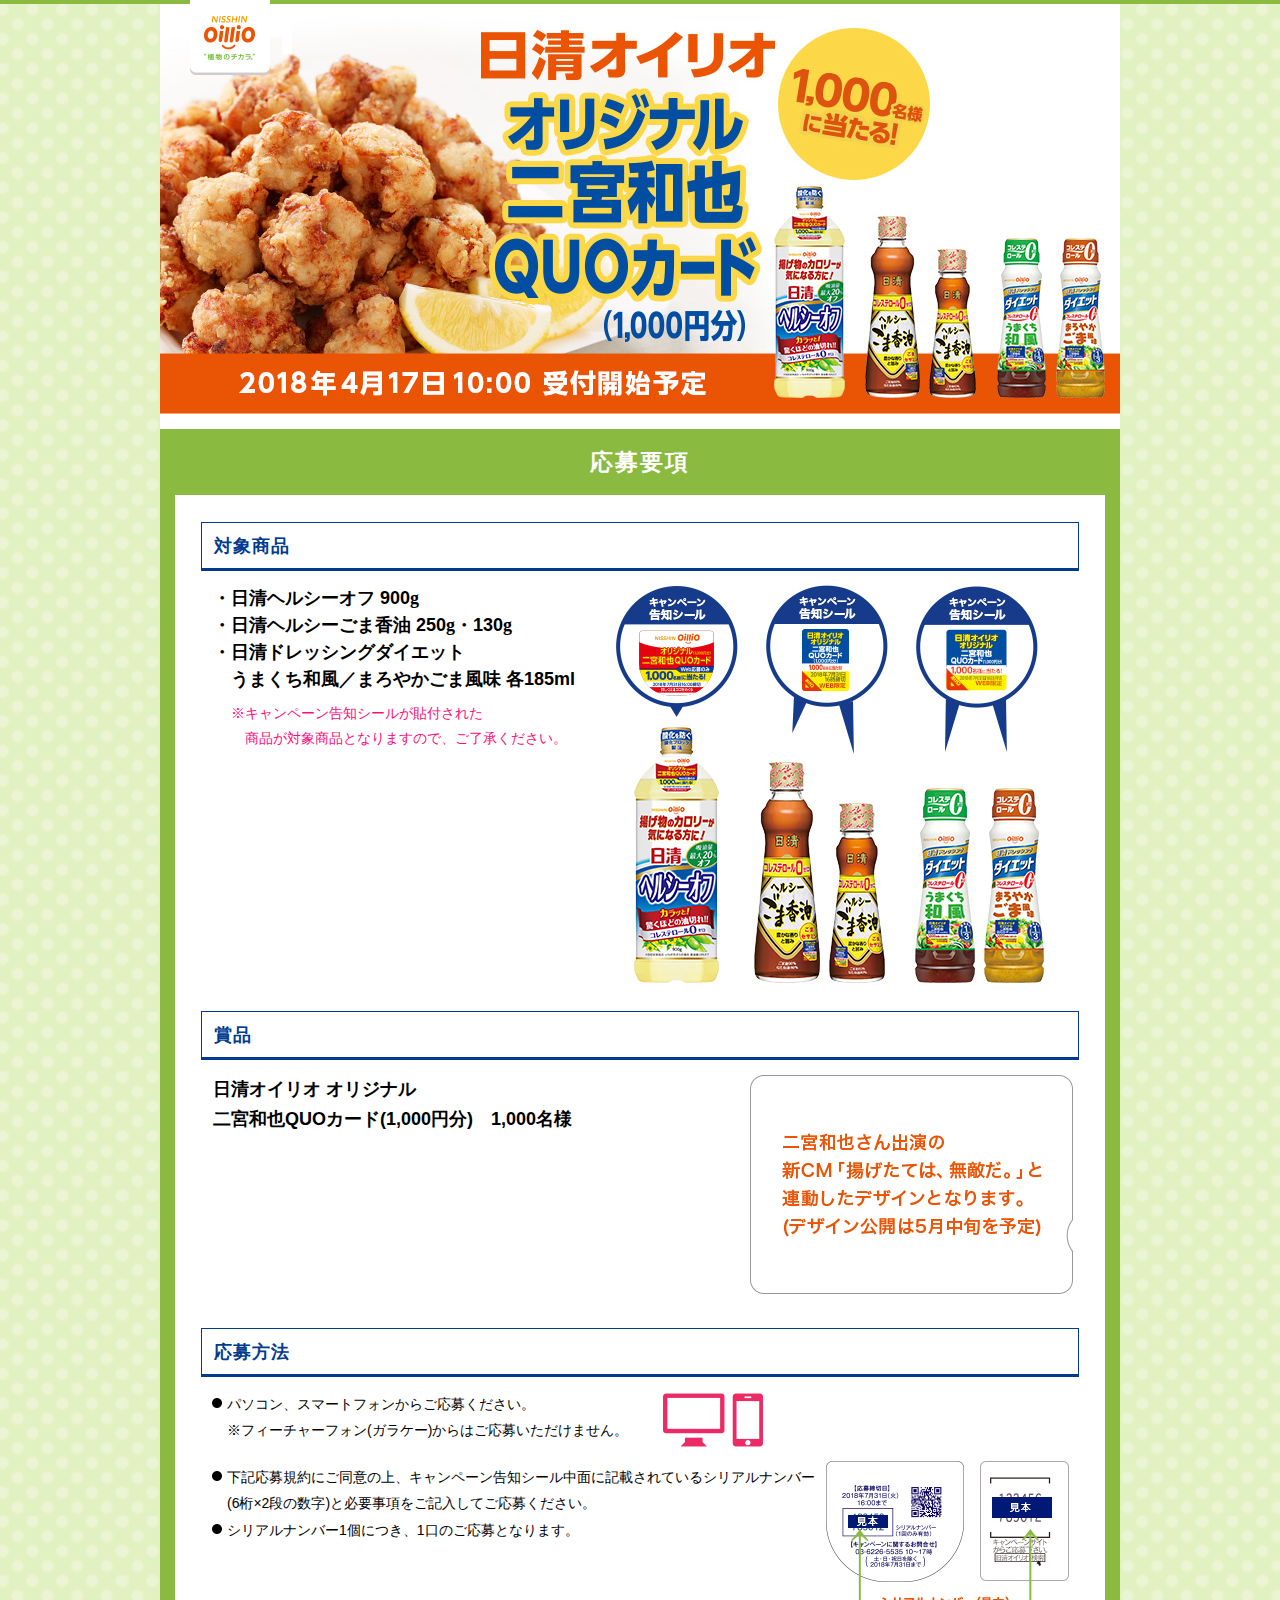
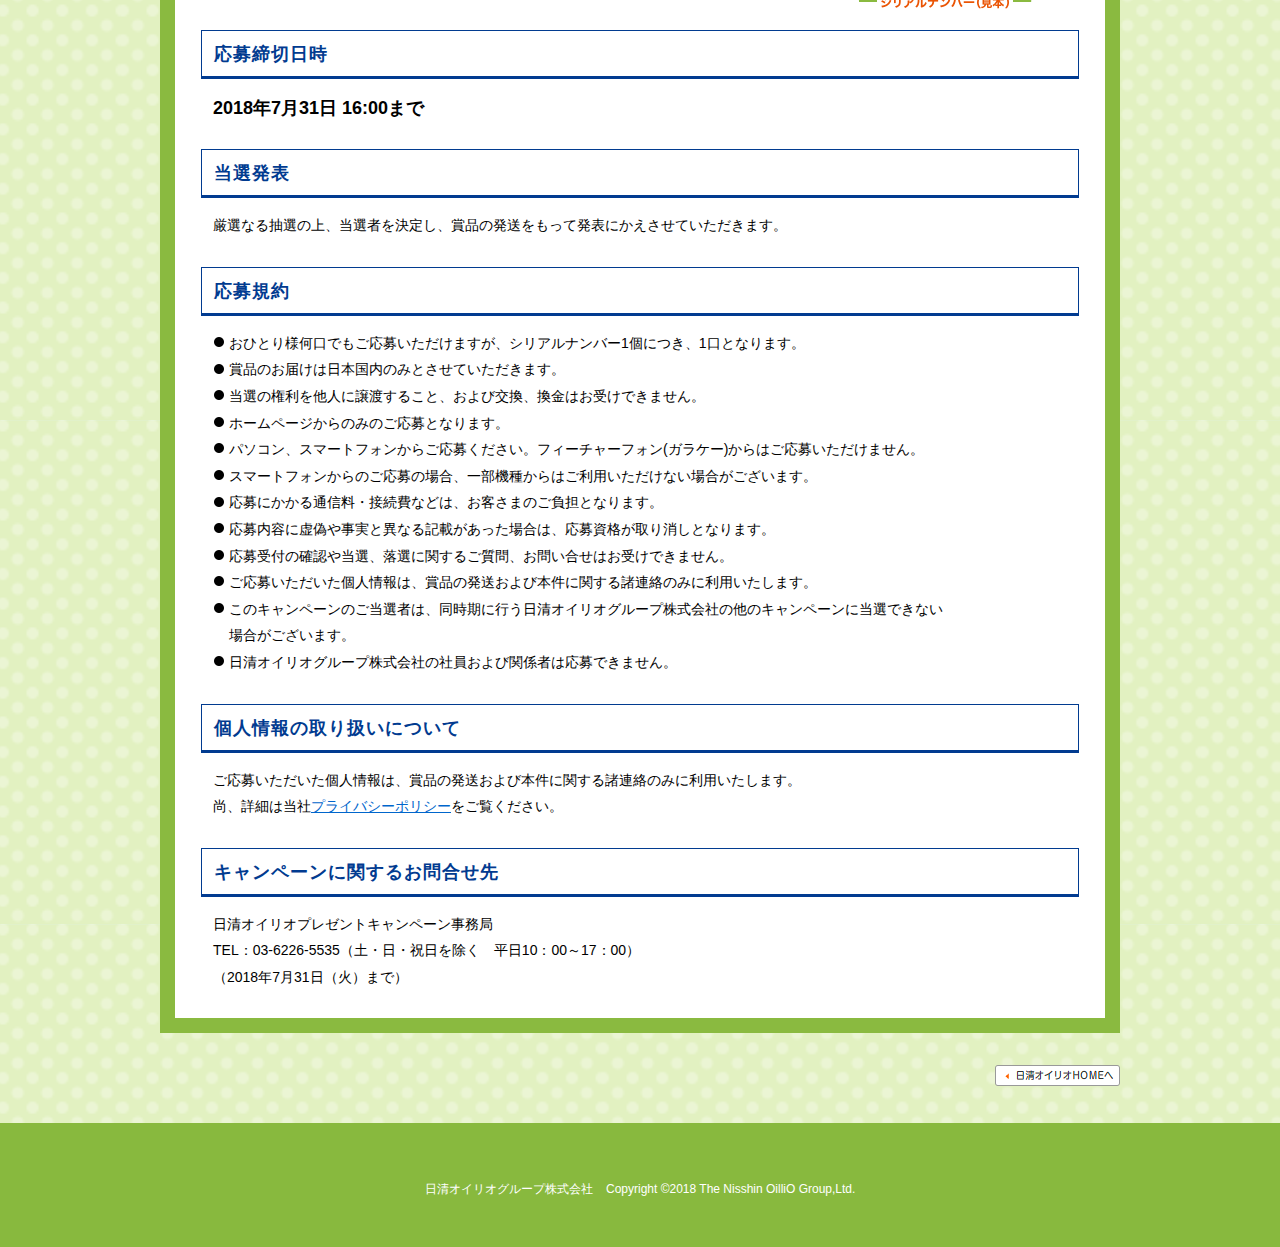
<file: 0412/index.html>
<!DOCTYPE html>
<html lang="ja" xmlns:fb="http://ogp.me/ns/fb#" xmlns:og="http://ogp.me/ns#" xmlns:mixi="http://mixi-platform.com/ns#">
<head>
<meta charset="utf-8">
<meta http-equiv="imagetoolbar" content="no">
<meta name="viewport" content="width=device-width, initial-scale=1, maximum-scale=1, user-scalable=no">
<meta name="format-detection" content="telephone=no">

<meta name="description" content="日清オイリオ オリジナル 二宮和也 QUOカードプレゼントキャンペーン">
<meta name="keywords" content="日清オイリオ,日清ヘルシーオフ,日清ヘルシーごま香油,Quoカードプレゼント,二宮和也">
<title>日清オイリオ オリジナル 二宮和也 QUOカードプレゼントキャンペーン</title>

<link rel="canonical" href="http://www.nisshin-oillio.com/18cp01/"/>
<meta property="og:locale" content="ja_JP">
<meta property="og:type" content="website">
<meta property="og:title" content="日清オイリオ オリジナル 二宮和也 QUOカードプレゼントキャンペーン">
<meta property="og:site_name" content="日清オイリオ オリジナル 二宮和也 QUOカードプレゼントキャンペーン">
<meta property="og:description" content="日清オイリオ オリジナル 二宮和也 QUOカードプレゼントキャンペーン">
<meta property="og:url" content="http://www.nisshin-oillio.com/ninomiya/18cp01/">
<meta property="og:image" content="http://www.nisshin-oillio.com/common/images/new/ogp_ninomiya.gif">

<link rel="stylesheet" type="text/css" href="./css/style.css" media="all">
<link rel="stylesheet" type="text/css" href="./css/style_sp.css" media="all">
<link rel="stylesheet" type="text/css" href="./css/print.css" media="print">
<!--[if lt IE 9]>
<link rel="stylesheet" type="text/css" href="./css/ie.css" media="all">
<![endif]-->
<style type="text/css">
	
	#top {
		padding: 0;
	}

	.close-text {
		color: #653425;
		font-weight: bold;
		font-size: 25px;
		text-align: center;
		padding: 10% 0;
	}

	@media only screen and (max-width: 712px) {

		#top {
			padding: 0;
		}

		.close-text {
			font-size: 3.5vw;
		}
	}

</style>
<script type="text/javascript" src="./js/device.js"></script>
<script type="text/javascript" src="./js/jquery-1.6.4.min.js"></script>
<script type="text/javascript" src="./js/script.js"></script>

<script>
(function(i,s,o,g,r,a,m){i['GoogleAnalyticsObject']=r;i[r]=i[r]||function(){
(i[r].q=i[r].q||[]).push(arguments)},i[r].l=1*new Date();a=s.createElement(o),
m=s.getElementsByTagName(o)[0];a.async=1;a.src=g;m.parentNode.insertBefore(a,m)
})(window,document,'script','//www.google-analytics.com/analytics.js','ga');
ga('create', 'UA-9013658-1', 'auto');
ga('send', 'pageview');
</script>
</head>

<body oncontextmenu="return false;">
<!-- Facebook SDK -->
<div id="fb-root"></div>
<script>(function(d, s, id) {
  var js, fjs = d.getElementsByTagName(s)[0];
  if (d.getElementById(id)) return;
  js = d.createElement(s); js.id = id;
  js.src = "//connect.facebook.net/ja_JP/sdk.js#xfbml=1&version=v2.3";
  fjs.parentNode.insertBefore(js, fjs);
}(document, 'script', 'facebook-jssdk'));</script>

<div id="container">
<div class="container-inner">

<div class="header">
	<h1 class="logo"><a href="http://www.nisshin-oillio.com/" target="_blank"><img src="./img/logo.png" alt="植物のチカラ 日清オイリオ"></a></h1>
</div>

<div class="main-index">
	<div class="main teaser">
		<img src="./img/sp_main_base_teaser.png" alt="オリジナル二宮和也QUOカード 2018年4月17日10:00受付開始予定" class="base">
		<h2><img src="./img/main_index_teaser.jpg" alt="オリジナル二宮和也QUOカード 2018年4月17日10:00受付開始予定" class="none-print"><img src="./img/wall.png" alt="" class="wall"></h2>
	</div>
</div><!-- /.main-index -->



<div class="contents-outer">
<div class="contents-inner">

	<h3 class="page-title">応募要項</h3>

	<div class="contents" id="top">


				<div class="section" id="product">
					<h4>対象商品</h4>
					<div class="inner">
						<div class="bold">
							<p class="bold_text">・日清ヘルシーオフ 900<span>g</span></p>
							<p class="bold_text">・日清ヘルシーごま香油 250<span>g</span>・130<span>g</span></p>
							<p class="bold_text">・日清ドレッシングダイエット<br>うまくち和風／まろやかごま風味 各185ml</p>
							<p class="note">※キャンペーン告知シールが貼付された<br>商品が対象商品となりますので、ご了承ください。</p>
						</div>
						<div class="image haslayout-pc"><img src="./img/img_product_pc.jpg" alt="対象商品"></div>
						<div class="image haslayout-sp"><img src="./img/img_product_sp.jpg" alt="対象商品"></div>
					</div>
				</div>

				<div class="section" id="prize">
					<h4>賞品</h4>
					<div class="inner">
						<p class="bold">日清オイリオ オリジナル<br>二宮和也QUOカード(1,000円分)　1,000名様<br></p>
						<div class="image"><img src="./img/prize_img_pc.png" alt="日清オイリオ オリジナル 二宮和也QUOカード(1,000円分)1,000名様" class="none-print haslayout-pc"><img src="./img/prize_img_sp.png" alt="日清オイリオ オリジナル 二宮和也QUOカード(1,000円分)1,000名様" class="none-print haslayout-sp"><img src="./img/wall.png" alt="" class="wall"></div>
					</div>
				</div>

	
		<div class="section" id="howto">
			<h4>応募方法</h4>
			<div class="inner">
				<div class="block block01">
					<ul class="list">
						<li>パソコン、スマートフォンからご応募ください。<br>※フィーチャーフォン(ガラケー)からはご応募いただけません。</li>
					</ul>
					<p class="image"><img src="./img/img_device.png" alt="パソコン、スマートフォン"></p>
				</div>
				<div class="block block02">
					<ul class="list">
						<li>下記応募規約にご同意の上、キャンペーン告知シール中面に記載されているシリアルナンバー<br class="wbr">(6桁×2段の数字)と必要事項をご記入してご応募ください。</li>
						<li>シリアルナンバー1個につき、1口のご応募となります。</li>
					</ul>
					<p class="image haslayout-pc"><img src="./img/img_serial_pc.png" alt="シリアルナンバー(見本)"></p>
					<p class="image haslayout-sp"><img src="./img/img_serial_sp.png" alt="シリアルナンバー(見本)"></p>
				</div>
			</div>
		</div>
	
		<div class="section" id="day">
			<h4>応募締切日時</h4>
			<div class="inner">
				<p class="bold">2018年7月31日 16:00まで</p>
			</div>
		</div>
	
		<div class="section" id="winning">
			<h4>当選発表</h4>
			<div class="inner">
				<p>厳選なる抽選の上、当選者を決定し、賞品の発送をもって発表にかえさせていただきます。</p>
			</div>
		</div>
	
		<div class="section" id="agreement">
			<h4>応募規約</h4>
			<div class="inner">
				<ul class="list">
					<li>おひとり様何口でもご応募いただけますが、シリアルナンバー1個につき、1口となります。</li>
					<li>賞品のお届けは日本国内のみとさせていただきます。</li>
					<li>当選の権利を他人に譲渡すること、および交換、換金はお受けできません。</li>
					<li>ホームページからのみのご応募となります。</li>
					<li>パソコン、スマートフォンからご応募ください。フィーチャーフォン(ガラケー)からはご応募いただけません。</li>
					<li>スマートフォンからのご応募の場合、一部機種からはご利用いただけない場合がございます。</li>
					<li>応募にかかる通信料・接続費などは、お客さまのご負担となります。</li>
					<li>応募内容に虚偽や事実と異なる記載があった場合は、応募資格が取り消しとなります。</li>
					<li>応募受付の確認や当選、落選に関するご質問、お問い合せはお受けできません。</li>
					<li>ご応募いただいた個人情報は、賞品の発送および本件に関する諸連絡のみに利用いたします。</li>
					<li>このキャンペーンのご当選者は、同時期に行う日清オイリオグループ株式会社の他のキャンペーンに当選できない<br class="wbr">場合がございます。</li>
					<li>日清オイリオグループ株式会社の社員および関係者は応募できません。</li>
				</ul>
			</div>
		</div>
	
		<div class="section" id="personal">
			<h4>個人情報の取り扱いについて</h4>
			<div class="inner">
				<p>ご応募いただいた個人情報は、賞品の発送および本件に関する諸連絡のみに利用いたします。<br>尚、詳細は当社<a href="http://www.nisshin-oillio.com/privacy/index.shtml" target="_blank">プライバシーポリシー</a>をご覧ください。</p>
			</div>
		</div>
	
		<div class="section" id="campaign">
			<h4>キャンペーンに関するお問合せ先</h4>
			<div class="inner">
				<p class="haslayout-pc">日清オイリオプレゼントキャンペーン事務局<br>
TEL：03-6226-5535（土・日・祝日を除く　平日10：00～17：00）<br>
（2018年7月31日（火）まで）</p>
				<p class="haslayout-sp">日清オイリオプレゼントキャンペーン事務局<br>
TEL：03-6226-5535<br>（土・日・祝日を除く　平日10：00～17：00）<br>（2018年7月31日（火）まで）</p>
			</div>
		</div>





	 	<!--<div class="btn">
			<div class="btn_entry over"><a href="http://oillio-cp.com/ninomiya/17cp01/" target="_blank" onclick="ga('send', 'event', 'button', 'click', 'oubo_top2');">応募する</a></div>
			<p>※応募規約にご同意の上、ご応募ください。</p>
		</div>-->

		<div class="pagetop"><a href="#container">ページTOPへ</a></div>

	</div><!-- /.contents -->

</div><!-- /.contents-inner -->
</div><!-- /.contents-outer -->



<div class="foot-area">
	<p class="btn-home"><a href="http://www.nisshin-oillio.com/">日清オイリオHOMEへ</a></p>
</div>

</div><!-- /.container-inner -->

<div class="footer">
	<p>日清オイリオグループ株式会社</p>
	<p>Copyright &copy;2018 The Nisshin OilliO Group,Ltd.</p>
</div><!-- /.footer -->

</div><!-- /#container -->

</body>
</html>
</file>
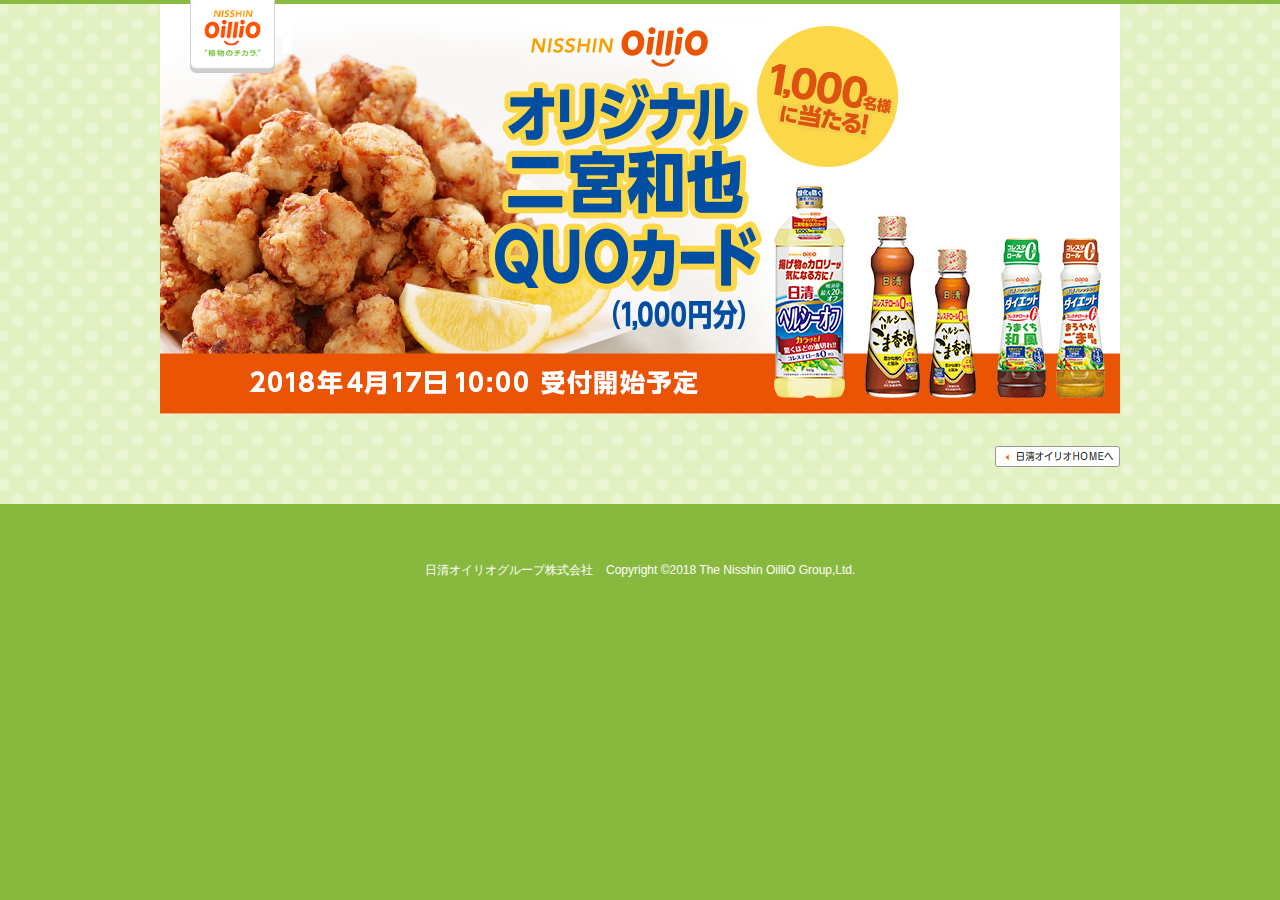
<file: 18cp01/index.html>
<!DOCTYPE html>
<html lang="ja" xmlns:fb="http://ogp.me/ns/fb#" xmlns:og="http://ogp.me/ns#" xmlns:mixi="http://mixi-platform.com/ns#">
<head>
<meta charset="utf-8">
<meta http-equiv="imagetoolbar" content="no">
<meta name="viewport" content="width=device-width, initial-scale=1, maximum-scale=1, user-scalable=no">
<meta name="format-detection" content="telephone=no">

<meta name="description" content="日清オイリオ オリジナル 二宮和也 QUOカードプレゼントキャンペーン">
<meta name="keywords" content="日清オイリオ,日清ヘルシーオフ,日清ヘルシーごま香油,Quoカードプレゼント,二宮和也">
<title>日清オイリオ オリジナル 二宮和也 QUOカードプレゼントキャンペーン</title>

<link rel="canonical" href="http://www.nisshin-oillio.com/18cp01/"/>
<meta property="og:locale" content="ja_JP">
<meta property="og:type" content="website">
<meta property="og:title" content="日清オイリオ オリジナル 二宮和也 QUOカードプレゼントキャンペーン">
<meta property="og:site_name" content="日清オイリオ オリジナル 二宮和也 QUOカードプレゼントキャンペーン">
<meta property="og:description" content="日清オイリオ オリジナル 二宮和也 QUOカードプレゼントキャンペーン">
<meta property="og:url" content="http://www.nisshin-oillio.com/ninomiya/18cp01/">
<meta property="og:image" content="http://www.nisshin-oillio.com/common/images/new/ogp_ninomiya.gif">

<link rel="stylesheet" type="text/css" href="./css/style.css" media="all">
<link rel="stylesheet" type="text/css" href="./css/style_sp.css" media="all">
<link rel="stylesheet" type="text/css" href="./css/print.css" media="print">
<!--[if lt IE 9]>
<link rel="stylesheet" type="text/css" href="./css/ie.css" media="all">
<![endif]-->
<style type="text/css">
	
	#top {
		padding: 0;
	}

	.close-text {
		color: #653425;
		font-weight: bold;
		font-size: 25px;
		text-align: center;
		padding: 10% 0;
	}

	@media only screen and (max-width: 712px) {

		#top {
			padding: 0;
		}

		.close-text {
			font-size: 3.5vw;
		}
	}

</style>
<script type="text/javascript" src="./js/device.js"></script>
<script type="text/javascript" src="./js/jquery-1.6.4.min.js"></script>
<script type="text/javascript" src="./js/script.js"></script>

<script>
(function(i,s,o,g,r,a,m){i['GoogleAnalyticsObject']=r;i[r]=i[r]||function(){
(i[r].q=i[r].q||[]).push(arguments)},i[r].l=1*new Date();a=s.createElement(o),
m=s.getElementsByTagName(o)[0];a.async=1;a.src=g;m.parentNode.insertBefore(a,m)
})(window,document,'script','//www.google-analytics.com/analytics.js','ga');
ga('create', 'UA-9013658-1', 'auto');
ga('send', 'pageview');
</script>
</head>

<body oncontextmenu="return false;">
<!-- Facebook SDK -->
<div id="fb-root"></div>
<script>(function(d, s, id) {
  var js, fjs = d.getElementsByTagName(s)[0];
  if (d.getElementById(id)) return;
  js = d.createElement(s); js.id = id;
  js.src = "//connect.facebook.net/ja_JP/sdk.js#xfbml=1&version=v2.3";
  fjs.parentNode.insertBefore(js, fjs);
}(document, 'script', 'facebook-jssdk'));</script>

<div id="container">
<div class="container-inner">

<div class="header">
	<h1 class="logo"><a href="http://www.nisshin-oillio.com/" target="_blank"><img src="./img/logo.png" alt="植物のチカラ 日清オイリオ"></a></h1>
</div>

<div class="main-index">
	<div class="main">
		<img src="./img/sp_main_base.png" alt="オリジナル二宮和也QUOカード 2018年4月17日10:00受付開始予定" class="base">
		<h2><img src="./img/main_index.jpg" alt="オリジナル二宮和也QUOカード 2018年4月17日10:00受付開始予定" class="none-print"><img src="./img/wall.png" alt="" class="wall"></h2>
	</div>
</div><!-- /.main-index -->



<div class="foot-area">
	<p class="btn-home"><a href="http://www.nisshin-oillio.com/">日清オイリオHOMEへ</a></p>
</div>

</div><!-- /.container-inner -->

<div class="footer">
	<p>日清オイリオグループ株式会社</p>
	<p>Copyright &copy;2018 The Nisshin OilliO Group,Ltd.</p>
</div><!-- /.footer -->

</div><!-- /#container -->

</body>
</html>
</file>
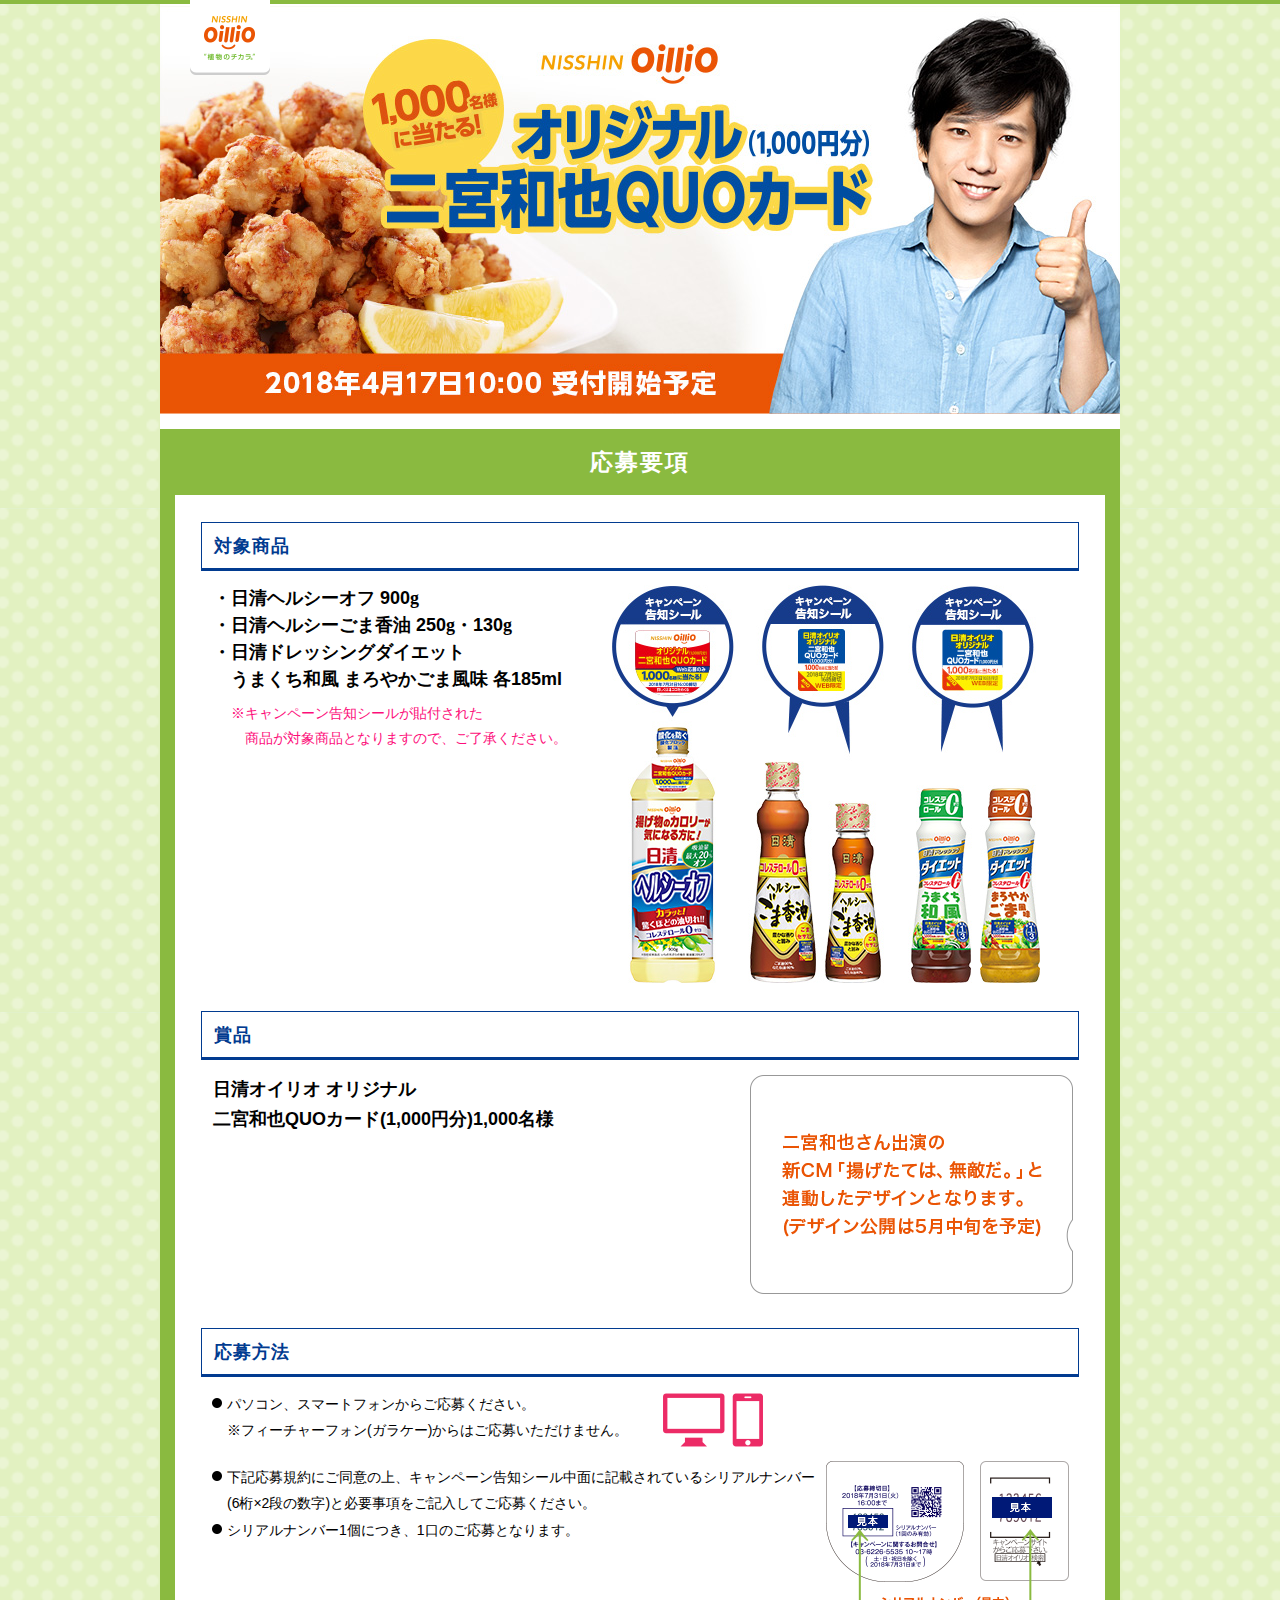
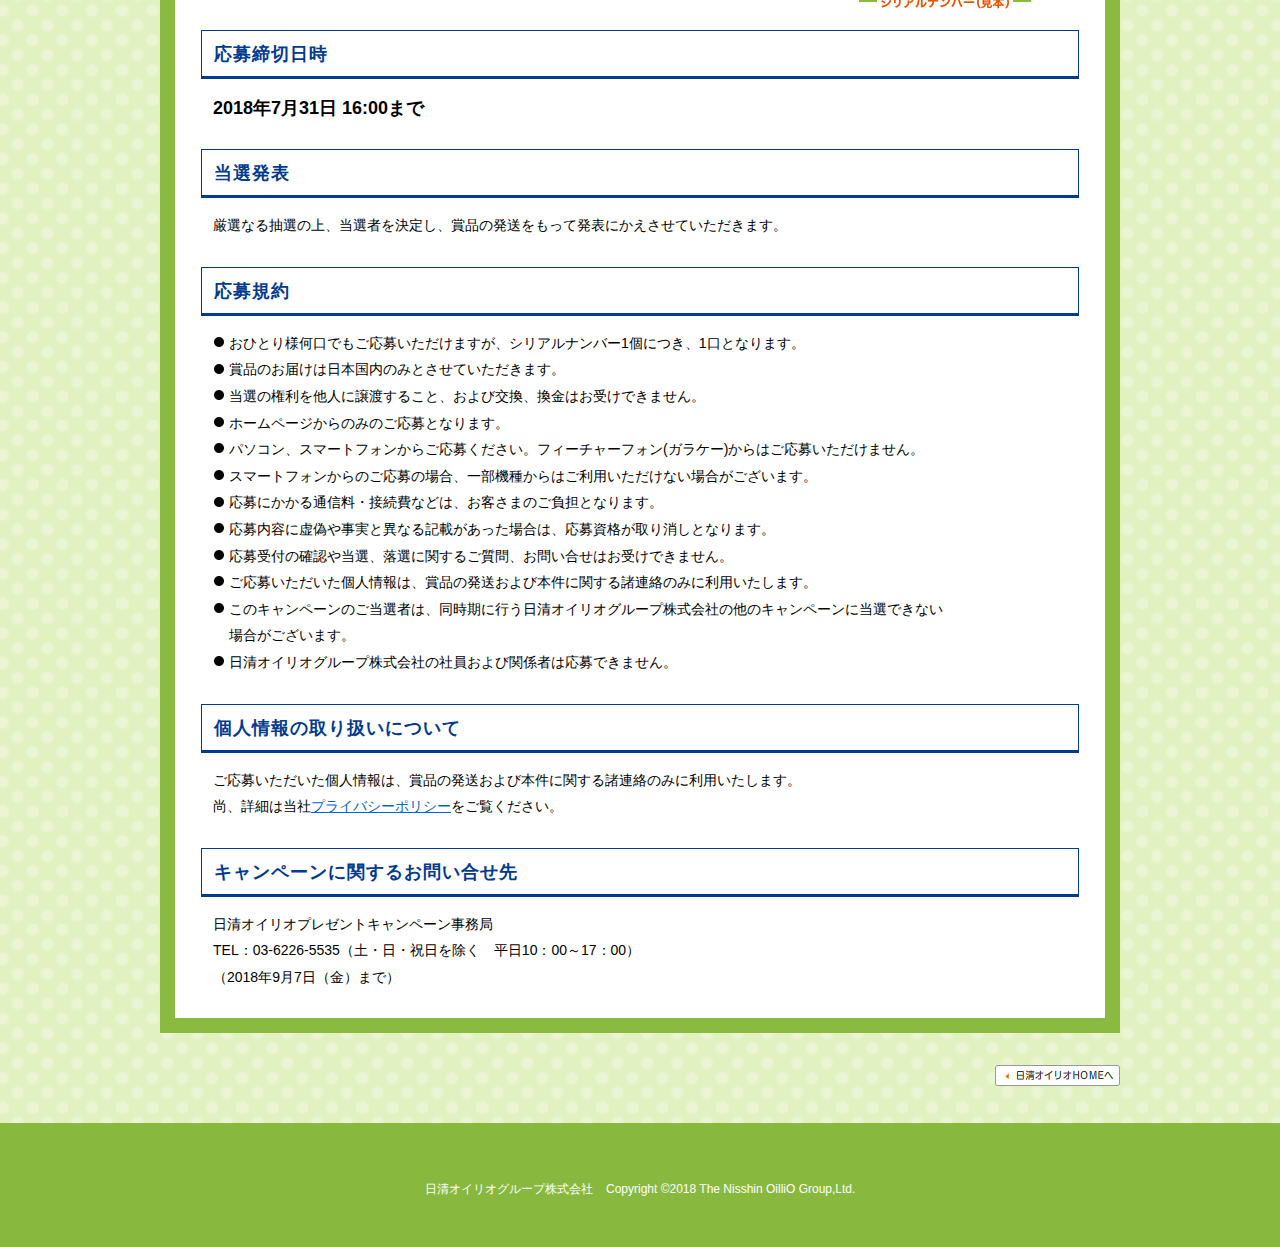
<file: 0409/18cp01/index.html>
<!DOCTYPE html>
<html lang="ja" xmlns:fb="http://ogp.me/ns/fb#" xmlns:og="http://ogp.me/ns#" xmlns:mixi="http://mixi-platform.com/ns#">
<head>
<meta charset="utf-8">
<meta http-equiv="imagetoolbar" content="no">
<meta name="viewport" content="width=device-width, initial-scale=1, maximum-scale=1, user-scalable=no">
<meta name="format-detection" content="telephone=no">

<meta name="description" content="日清オイリオ オリジナル 二宮和也 QUOカードプレゼントキャンペーン">
<meta name="keywords" content="日清オイリオ,日清ヘルシーオフ,日清ヘルシーごま香油,Quoカードプレゼント,二宮和也">
<title>日清オイリオ オリジナル 二宮和也 QUOカードプレゼントキャンペーン</title>

<link rel="canonical" href="http://www.nisshin-oillio.com/18cp01/"/>
<meta property="og:locale" content="ja_JP">
<meta property="og:type" content="website">
<meta property="og:title" content="日清オイリオ オリジナル 二宮和也 QUOカードプレゼントキャンペーン">
<meta property="og:site_name" content="日清オイリオ オリジナル 二宮和也 QUOカードプレゼントキャンペーン">
<meta property="og:description" content="日清オイリオ オリジナル 二宮和也 QUOカードプレゼントキャンペーン">
<meta property="og:url" content="http://www.nisshin-oillio.com/ninomiya/18cp01/">
<meta property="og:image" content="http://www.nisshin-oillio.com/common/images/new/ogp_ninomiya.gif">

<link rel="stylesheet" type="text/css" href="./css/style.css" media="all">
<link rel="stylesheet" type="text/css" href="./css/style_sp.css" media="all">
<link rel="stylesheet" type="text/css" href="./css/print.css" media="print">
<!--[if lt IE 9]>
<link rel="stylesheet" type="text/css" href="./css/ie.css" media="all">
<![endif]-->
<style type="text/css">
	
	#top {
		padding: 0;
	}

	.close-text {
		color: #653425;
		font-weight: bold;
		font-size: 25px;
		text-align: center;
		padding: 10% 0;
	}

	@media only screen and (max-width: 712px) {

		#top {
			padding: 0;
		}

		.close-text {
			font-size: 3.5vw;
		}
	}

</style>
<script type="text/javascript" src="./js/device.js"></script>
<script type="text/javascript" src="./js/jquery-1.6.4.min.js"></script>
<script type="text/javascript" src="./js/script.js"></script>

<script>
(function(i,s,o,g,r,a,m){i['GoogleAnalyticsObject']=r;i[r]=i[r]||function(){
(i[r].q=i[r].q||[]).push(arguments)},i[r].l=1*new Date();a=s.createElement(o),
m=s.getElementsByTagName(o)[0];a.async=1;a.src=g;m.parentNode.insertBefore(a,m)
})(window,document,'script','//www.google-analytics.com/analytics.js','ga');
ga('create', 'UA-9013658-1', 'auto');
ga('send', 'pageview');
</script>
</head>

<body oncontextmenu="return false;">
<!-- Facebook SDK -->
<div id="fb-root"></div>
<script>(function(d, s, id) {
  var js, fjs = d.getElementsByTagName(s)[0];
  if (d.getElementById(id)) return;
  js = d.createElement(s); js.id = id;
  js.src = "//connect.facebook.net/ja_JP/sdk.js#xfbml=1&version=v2.3";
  fjs.parentNode.insertBefore(js, fjs);
}(document, 'script', 'facebook-jssdk'));</script>

<div id="container">
<div class="container-inner">

<div class="header">
	<h1 class="logo"><a href="http://www.nisshin-oillio.com/" target="_blank"><img src="./img/logo.png" alt="植物のチカラ 日清オイリオ"></a></h1>
</div>

<div class="main-index">
	<div class="main">
		<img src="./img/sp_main_base_teaser.png" alt="オリジナル二宮和也QUOカード 2018年4月17日10:00受付開始予定" class="base">
		<h2><img src="./img/main_index_teaser.jpg" alt="オリジナル二宮和也QUOカード 2018年4月17日10:00受付開始予定" class="none-print"><img src="./img/wall.png" alt="" class="wall"></h2>
	</div>
</div><!-- /.main-index -->



<div class="contents-outer">
<div class="contents-inner">

	<h3 class="page-title">応募要項</h3>

	<div class="contents" id="top">


				<div class="section" id="product">
					<h4>対象商品</h4>
					<div class="inner">
						<div class="bold">
							<p class="bold_text">・日清ヘルシーオフ 900<span>g</span></p>
							<p class="bold_text">・日清ヘルシーごま香油 250<span>g</span>・130<span>g</span></p>
							<p class="bold_text">・日清ドレッシングダイエット<br>うまくち和風 まろやかごま風味 各185ml</p>
							<p class="note">※キャンペーン告知シールが貼付された<br>商品が対象商品となりますので、ご了承ください。</p>
						</div>
						<div class="image haslayout-pc"><img src="./img/img_product_pc.jpg" alt="対象商品"></div>
						<div class="image haslayout-sp"><img src="./img/img_product_sp.jpg" alt="対象商品"></div>
					</div>
				</div>

				<div class="section" id="prize">
					<h4>賞品</h4>
					<div class="inner">
						<p class="bold">日清オイリオ オリジナル<br>二宮和也QUOカード(1,000円分)1,000名様<br></p>
						<div class="image"><img src="./img/prize_img_pc.png" alt="日清オイリオ オリジナル 二宮和也QUOカード(1,000円分)1,000名様" class="none-print haslayout-pc"><img src="./img/prize_img_sp.png" alt="日清オイリオ オリジナル 二宮和也QUOカード(1,000円分)1,000名様" class="none-print haslayout-sp"><img src="./img/wall.png" alt="" class="wall"></div>
					</div>
				</div>

	
		<div class="section" id="howto">
			<h4>応募方法</h4>
			<div class="inner">
				<div class="block block01">
					<ul class="list">
						<li>パソコン、スマートフォンからご応募ください。<br>※フィーチャーフォン(ガラケー)からはご応募いただけません。</li>
					</ul>
					<p class="image"><img src="./img/img_device.png" alt="パソコン、スマートフォン"></p>
				</div>
				<div class="block block02">
					<ul class="list">
						<li>下記応募規約にご同意の上、キャンペーン告知シール中面に記載されているシリアルナンバー<br class="wbr">(6桁×2段の数字)と必要事項をご記入してご応募ください。</li>
						<li>シリアルナンバー1個につき、1口のご応募となります。</li>
					</ul>
					<p class="image haslayout-pc"><img src="./img/img_serial_pc.png" alt="シリアルナンバー(見本)"></p>
					<p class="image haslayout-sp"><img src="./img/img_serial_sp.png" alt="シリアルナンバー(見本)"></p>
				</div>
			</div>
		</div>
	
		<div class="section" id="day">
			<h4>応募締切日時</h4>
			<div class="inner">
				<p class="bold">2018年7月31日 16:00まで</p>
			</div>
		</div>
	
		<div class="section" id="winning">
			<h4>当選発表</h4>
			<div class="inner">
				<p>厳選なる抽選の上、当選者を決定し、賞品の発送をもって発表にかえさせていただきます。</p>
			</div>
		</div>
	
		<div class="section" id="agreement">
			<h4>応募規約</h4>
			<div class="inner">
				<ul class="list">
					<li>おひとり様何口でもご応募いただけますが、シリアルナンバー1個につき、1口となります。</li>
					<li>賞品のお届けは日本国内のみとさせていただきます。</li>
					<li>当選の権利を他人に譲渡すること、および交換、換金はお受けできません。</li>
					<li>ホームページからのみのご応募となります。</li>
					<li>パソコン、スマートフォンからご応募ください。フィーチャーフォン(ガラケー)からはご応募いただけません。</li>
					<li>スマートフォンからのご応募の場合、一部機種からはご利用いただけない場合がございます。</li>
					<li>応募にかかる通信料・接続費などは、お客さまのご負担となります。</li>
					<li>応募内容に虚偽や事実と異なる記載があった場合は、応募資格が取り消しとなります。</li>
					<li>応募受付の確認や当選、落選に関するご質問、お問い合せはお受けできません。</li>
					<li>ご応募いただいた個人情報は、賞品の発送および本件に関する諸連絡のみに利用いたします。</li>
					<li>このキャンペーンのご当選者は、同時期に行う日清オイリオグループ株式会社の他のキャンペーンに当選できない<br class="wbr">場合がございます。</li>
					<li>日清オイリオグループ株式会社の社員および関係者は応募できません。</li>
				</ul>
			</div>
		</div>
	
		<div class="section" id="personal">
			<h4>個人情報の取り扱いについて</h4>
			<div class="inner">
				<p>ご応募いただいた個人情報は、賞品の発送および本件に関する諸連絡のみに利用いたします。<br>尚、詳細は当社<a href="http://www.nisshin-oillio.com/privacy/index.shtml" target="_blank">プライバシーポリシー</a>をご覧ください。</p>
			</div>
		</div>
	
		<div class="section" id="campaign">
			<h4>キャンペーンに関するお問い合せ先</h4>
			<div class="inner">
				<p class="haslayout-pc">日清オイリオプレゼントキャンペーン事務局<br>
TEL：03-6226-5535（土・日・祝日を除く　平日10：00～17：00）<br>
（2018年9月7日（金）まで）</p>
				<p class="haslayout-sp">日清オイリオプレゼントキャンペーン事務局<br>
TEL：03-6226-5535<br>（土・日・祝日を除く　平日10：00～17：00）<br>（2018年9月7日（金）まで）</p>
			</div>
		</div>





	 	<!--<div class="btn">
			<div class="btn_entry over"><a href="http://oillio-cp.com/ninomiya/17cp01/" target="_blank" onclick="ga('send', 'event', 'button', 'click', 'oubo_top2');">応募する</a></div>
			<p>※応募規約にご同意の上、ご応募ください。</p>
		</div>-->

		<div class="pagetop"><a href="#container">ページTOPへ</a></div>

	</div><!-- /.contents -->

</div><!-- /.contents-inner -->
</div><!-- /.contents-outer -->



<div class="foot-area">
	<p class="btn-home"><a href="http://www.nisshin-oillio.com/">日清オイリオHOMEへ</a></p>
</div>

</div><!-- /.container-inner -->

<div class="footer">
	<p>日清オイリオグループ株式会社</p>
	<p>Copyright &copy;2018 The Nisshin OilliO Group,Ltd.</p>
</div><!-- /.footer -->

</div><!-- /#container -->

</body>
</html>
</file>
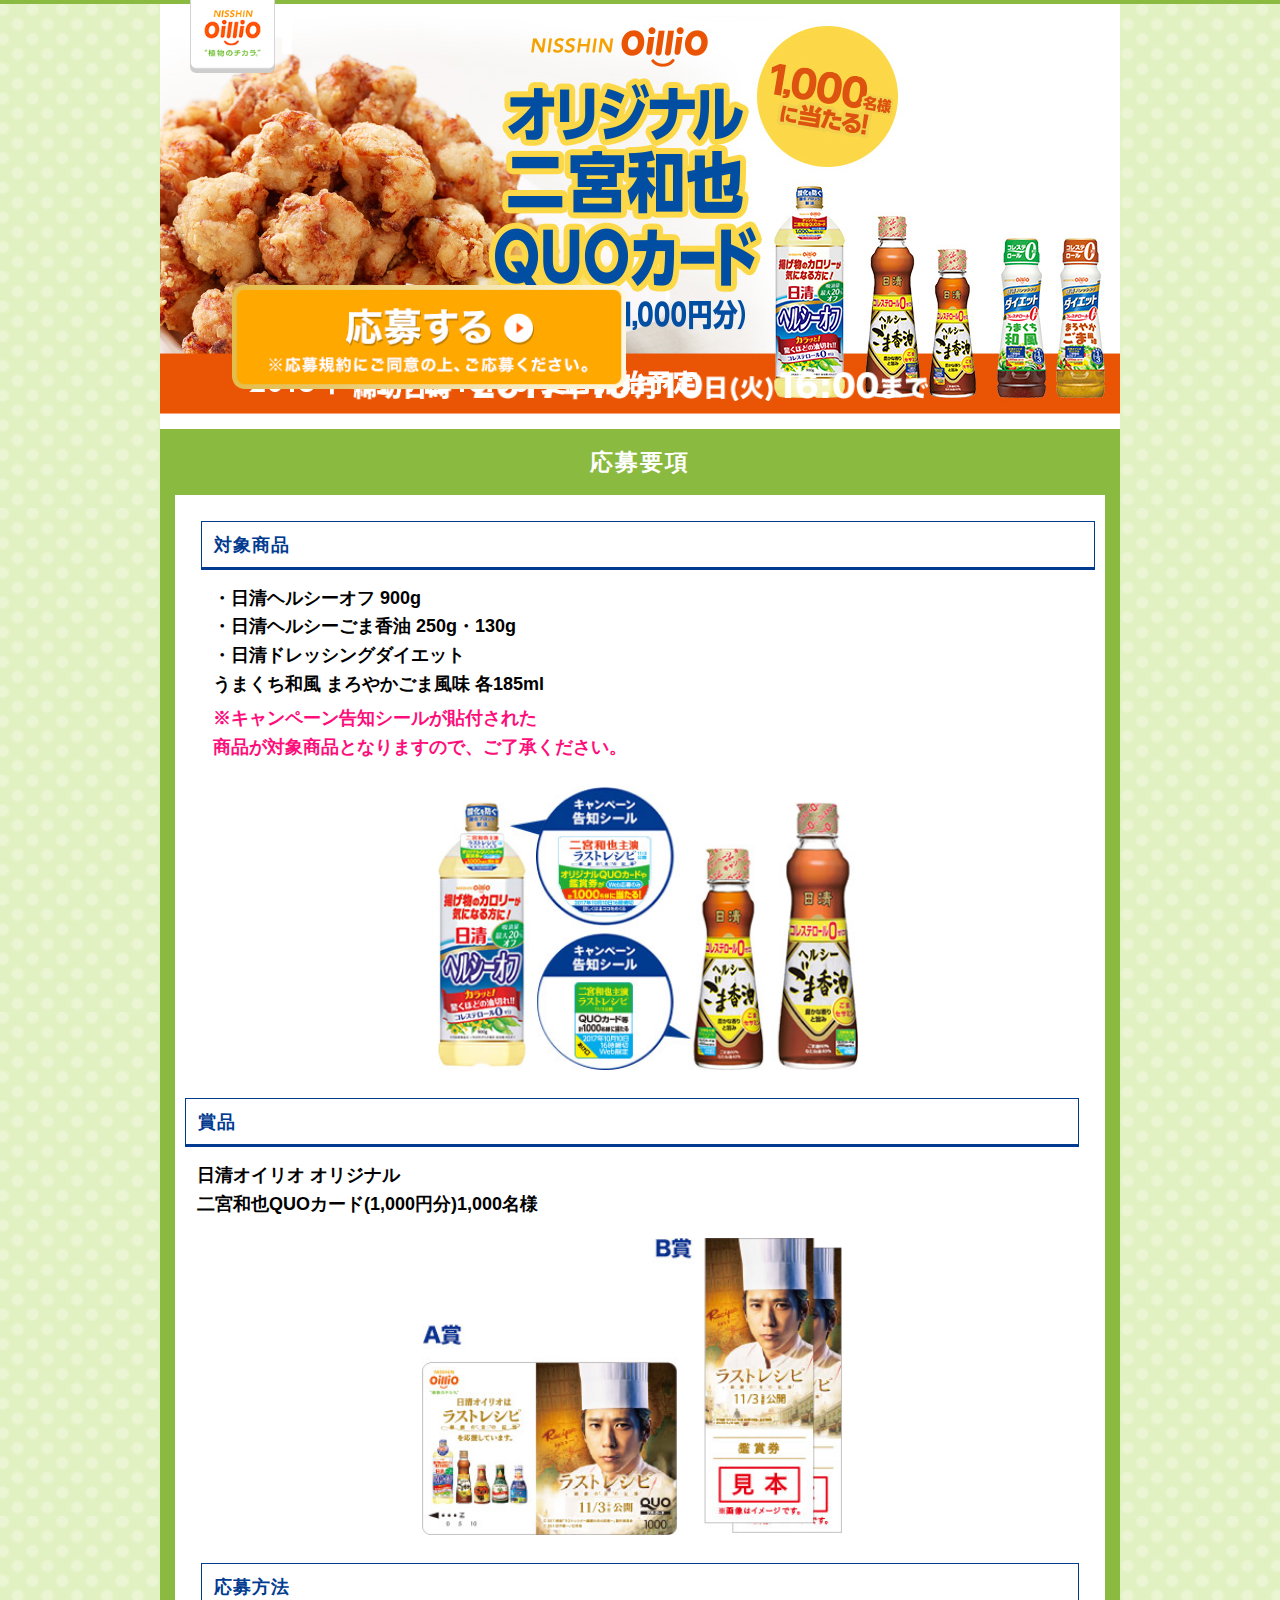
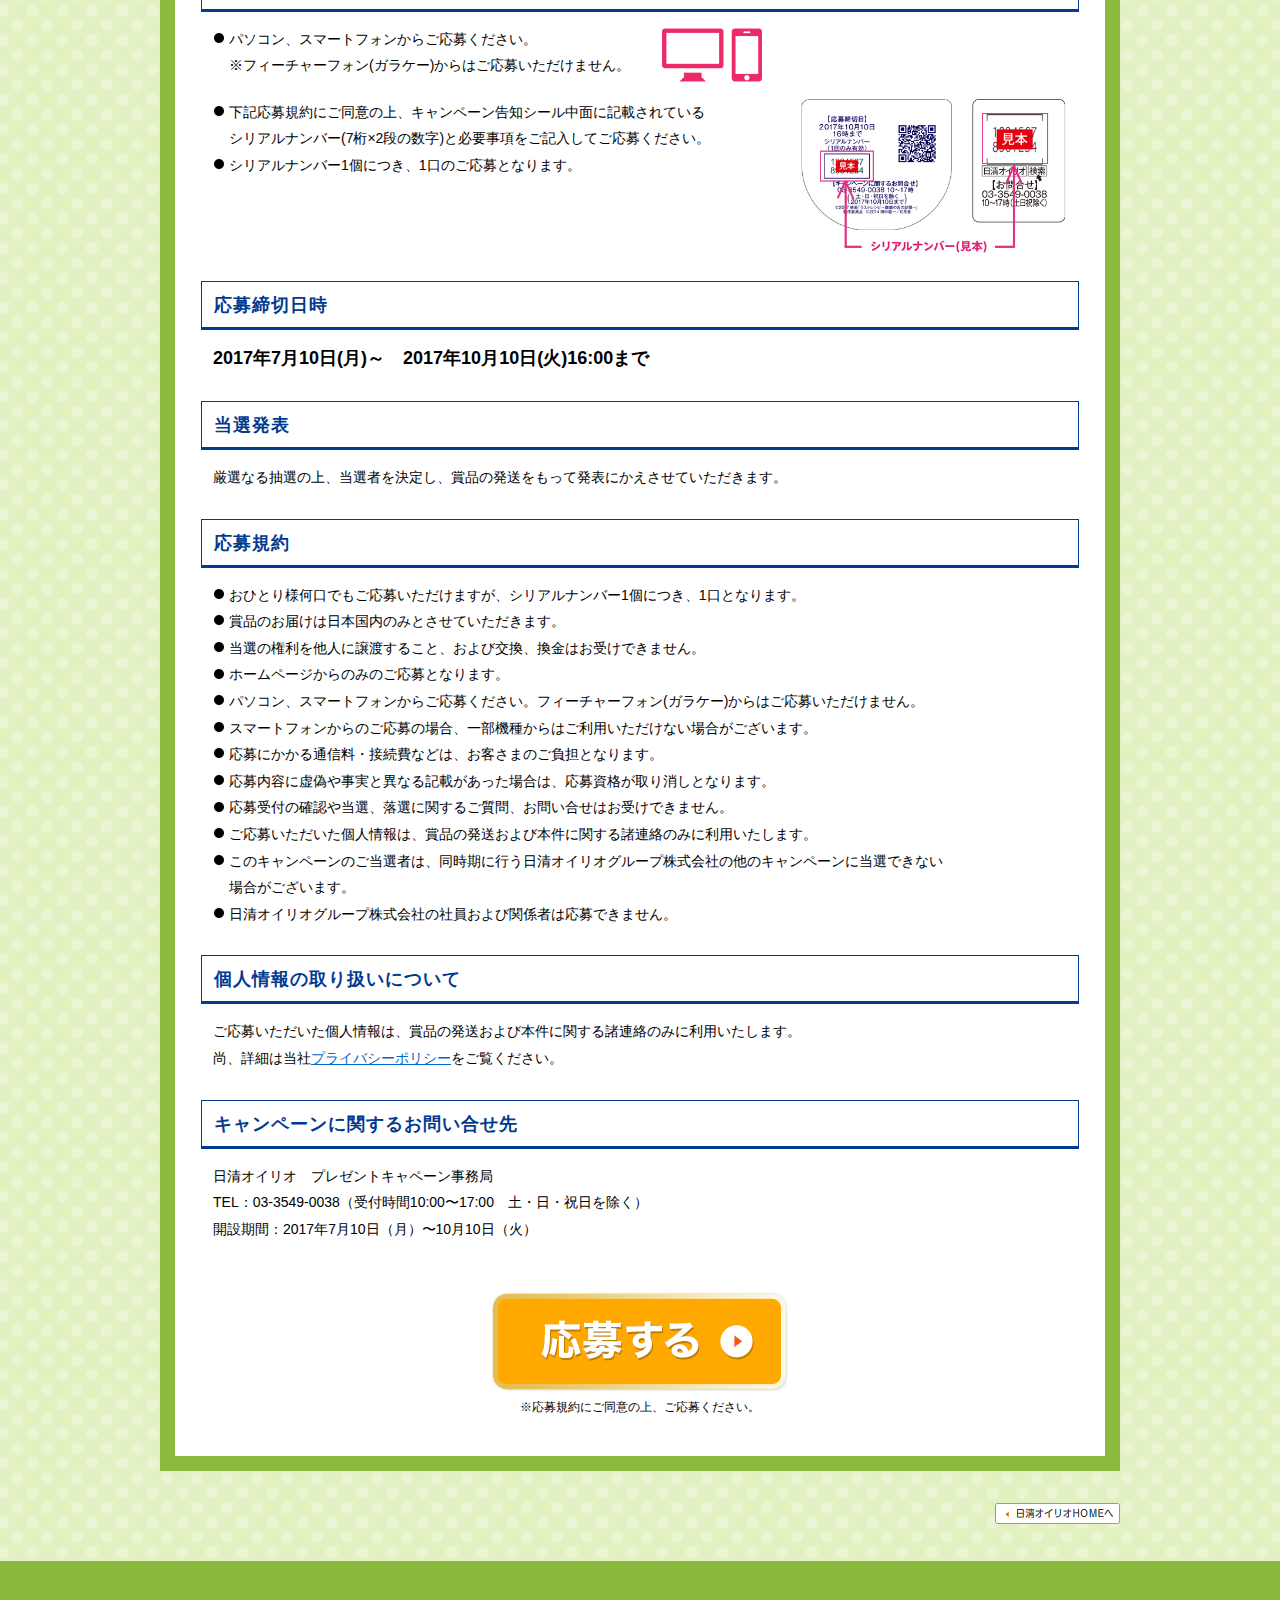
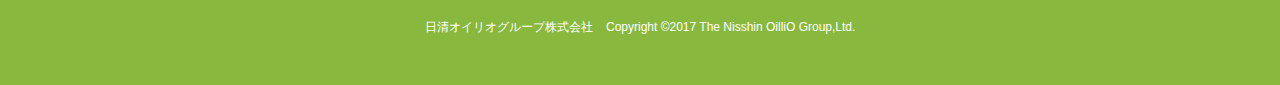
<file: 18cp01/index_180409.html>
<!DOCTYPE html>
<html lang="ja" xmlns:fb="http://ogp.me/ns/fb#" xmlns:og="http://ogp.me/ns#" xmlns:mixi="http://mixi-platform.com/ns#">
<head>
<meta charset="utf-8">
<meta http-equiv="imagetoolbar" content="no">
<meta name="viewport" content="width=device-width, initial-scale=1, maximum-scale=1, user-scalable=no">
<meta name="format-detection" content="telephone=no">

<meta name="keywords" content="日清オイリオ,日清ヘルシーオフ,日清ヘルシーごま香油,Quoカードプレゼント,二宮和也">
<meta name="description" content="日清オイリオ オリジナル 二宮和也 QUOカードプレゼントキャンペーン">

<link rel="canonical" href="http://www.nisshin-oillio.com/17cp01/"/>
<meta property="og:locale" content="ja_JP">
<meta property="og:type" content="website">
<meta property="og:title" content="日清オイリオ オリジナル 二宮和也 QUOカードプレゼントキャンペーン">
<meta property="og:site_name" content="日清オイリオ オリジナル 二宮和也 QUOカードプレゼントキャンペーン">
<meta property="og:description" content="日清オイリオ オリジナル 二宮和也 QUOカードプレゼントキャンペーン">
<meta property="og:url" content="http://www.nisshin-oillio.com/ninomiya/18cp01/">
<meta property="og:image" content="http://www.nisshin-oillio.com/common/images/new/ogp_ninomiya.gif">

<link rel="stylesheet" type="text/css" href="./css/style.css" media="all">
<link rel="stylesheet" type="text/css" href="./css/style_sp.css" media="all">
<link rel="stylesheet" type="text/css" href="./css/print.css" media="print">
<!--[if lt IE 9]>
<link rel="stylesheet" type="text/css" href="./css/ie.css" media="all">
<![endif]-->

<script type="text/javascript" src="./js/device.js"></script>
<script type="text/javascript" src="./js/jquery-1.6.4.min.js"></script>
<script type="text/javascript" src="./js/script.js"></script>

<script>
(function(i,s,o,g,r,a,m){i['GoogleAnalyticsObject']=r;i[r]=i[r]||function(){
(i[r].q=i[r].q||[]).push(arguments)},i[r].l=1*new Date();a=s.createElement(o),
m=s.getElementsByTagName(o)[0];a.async=1;a.src=g;m.parentNode.insertBefore(a,m)
})(window,document,'script','//www.google-analytics.com/analytics.js','ga');
ga('create', 'UA-9013658-1', 'auto');
ga('send', 'pageview');
</script>
</head>

<body oncontextmenu="return false;">
<!-- Facebook SDK -->
<div id="fb-root"></div>
<script>(function(d, s, id) {
  var js, fjs = d.getElementsByTagName(s)[0];
  if (d.getElementById(id)) return;
  js = d.createElement(s); js.id = id;
  js.src = "//connect.facebook.net/ja_JP/sdk.js#xfbml=1&version=v2.3";
  fjs.parentNode.insertBefore(js, fjs);
}(document, 'script', 'facebook-jssdk'));</script>

<div id="container">
<div class="container-inner">

<div class="header">
	<h1 class="logo"><a href="http://www.nisshin-oillio.com/" target="_blank"><img src="./img/logo.png" alt="植物のチカラ 日清オイリオ"></a></h1>
</div>

<div class="main-index">
	<div class="main">
		<img src="./img/sp_main_base.png" alt="" class="base">
		<h2><img src="./img/main_index.jpg" alt="オリジナルQUOカードや映画鑑賞券が計1,000名様に当たる！" class="none-print"><img src="./img/wall.png" alt="" class="wall"></h2>
		<p><img src="./img/main_index_date.png" alt="締切日時　2017年10月10日(火)16:00まで"></p>
	</div>
	<div class="btn"><a href="http://oillio-cp.com/ninomiya/17cp01/" target="_blank" onclick="ga('send', 'event', 'button', 'click', 'oubo_top1');"><img src="./img/main_index_btn.png" alt="応募する" class="imgover"></a></div>
</div><!-- /.main-index -->

<div class="contents-outer">
<div class="contents-inner">

	<h3 class="page-title">応募要項</h3>

	<div class="contents" id="top">


				<div class="section" id="product">
					<h4>対象商品</h4>
					<div class="inner">
						<div class="bold">
							<p class="bold_text">・日清ヘルシーオフ 900g</p>
							<p class="bold_text">・日清ヘルシーごま香油 250g・130g</p>
							<p class="bold_text">・日清ドレッシングダイエット<br>うまくち和風 まろやかごま風味 各185ml</p>
							<p class="note">※キャンペーン告知シールが貼付された<br>商品が対象商品となりますので、ご了承ください。</p>
						</div>
						<div class="image"><img src="./img/img_product.jpg" alt="対象商品"></div>
					</div>
				</div>

				<div class="section" id="prize">
					<h4>賞品</h4>
					<div class="inner">
						<p class="bold">日清オイリオ オリジナル<br>二宮和也QUOカード(1,000円分)1,000名様<br></p>
						<div class="image"><img src="./img/img_quocard.jpg" alt="Quoカード" class="none-print"><img src="./img/wall.png" alt="" class="wall"></div>
					</div>
				</div>

	
		<div class="section" id="howto">
			<h4>応募方法</h4>
			<div class="inner">
				<div class="block block01">
					<ul class="list">
						<li>パソコン、スマートフォンからご応募ください。<br>※フィーチャーフォン(ガラケー)からはご応募いただけません。</li>
					</ul>
					<p class="image"><img src="./img/img_device.png" alt="パソコン、スマートフォン"></p>
				</div>
				<div class="block block02">
					<ul class="list">
						<li>下記応募規約にご同意の上、キャンペーン告知シール中面に記載されている<br class="wbr">シリアルナンバー(7桁×2段の数字)と必要事項をご記入してご応募ください。</li>
						<li>シリアルナンバー1個につき、1口のご応募となります。</li>
					</ul>
					<p class="image"><img src="./img/img_serial.png" alt="シリアルナンバー(見本)"></p>
				</div>
			</div>
		</div>
	
		<div class="section">
			<h4>応募締切日時</h4>
			<div class="inner">
				<p class="bold">2017年7月10日(月)～　2017年10月10日(火)16:00まで</p>
			</div>
		</div>
	
		<div class="section">
			<h4>当選発表</h4>
			<div class="inner">
				<p>厳選なる抽選の上、当選者を決定し、賞品の発送をもって発表にかえさせていただきます。</p>
			</div>
		</div>
	
		<div class="section">
			<h4>応募規約</h4>
			<div class="inner">
				<ul class="list">
					<li>おひとり様何口でもご応募いただけますが、シリアルナンバー1個につき、1口となります。</li>
					<li>賞品のお届けは日本国内のみとさせていただきます。</li>
					<li>当選の権利を他人に譲渡すること、および交換、換金はお受けできません。</li>
					<li>ホームページからのみのご応募となります。</li>
					<li>パソコン、スマートフォンからご応募ください。フィーチャーフォン(ガラケー)からはご応募いただけません。</li>
					<li>スマートフォンからのご応募の場合、一部機種からはご利用いただけない場合がございます。</li>
					<li>応募にかかる通信料・接続費などは、お客さまのご負担となります。</li>
					<li>応募内容に虚偽や事実と異なる記載があった場合は、応募資格が取り消しとなります。</li>
					<li>応募受付の確認や当選、落選に関するご質問、お問い合せはお受けできません。</li>
					<li>ご応募いただいた個人情報は、賞品の発送および本件に関する諸連絡のみに利用いたします。</li>
					<li>このキャンペーンのご当選者は、同時期に行う日清オイリオグループ株式会社の他のキャンペーンに当選できない<br class="wbr">場合がございます。</li>
					<li>日清オイリオグループ株式会社の社員および関係者は応募できません。</li>
				</ul>
			</div>
		</div>
	
		<div class="section">
			<h4>個人情報の取り扱いについて</h4>
			<div class="inner">
				<p>ご応募いただいた個人情報は、賞品の発送および本件に関する諸連絡のみに利用いたします。<br>尚、詳細は当社<a href="http://www.nisshin-oillio.com/privacy/index.shtml" target="_blank">プライバシーポリシー</a>をご覧ください。</p>
			</div>
		</div>
	
		<div class="section">
			<h4>キャンペーンに関するお問い合せ先</h4>
			<div class="inner">
				<p>日清オイリオ　プレゼントキャペーン事務局<br>
TEL：03-3549-0038（受付時間10:00〜17:00　土・日・祝日を除く）<br>
開設期間：2017年7月10日（月）〜10月10日（火）</p>
			</div>
		</div>

		<div class="btn">
			<div class="btn_entry over"><a href="http://oillio-cp.com/ninomiya/17cp01/" target="_blank" onclick="ga('send', 'event', 'button', 'click', 'oubo_top2');">応募する</a></div>
			<p>※応募規約にご同意の上、ご応募ください。</p>
		</div>

		<div class="pagetop"><a href="#container">ページTOPへ</a></div>

	</div><!-- /.contents -->

</div><!-- /.contents-inner -->
</div><!-- /.contents-outer -->

<div class="foot-area">
	<p class="btn-home"><a href="http://www.nisshin-oillio.com/">日清オイリオHOMEへ</a></p>
</div>

</div><!-- /.container-inner -->

<div class="footer">
	<p>日清オイリオグループ株式会社</p>
	<p>Copyright &copy;2017 The Nisshin OilliO Group,Ltd.</p>
</div><!-- /.footer -->

</div><!-- /#container -->

</body>
</html>
</file>
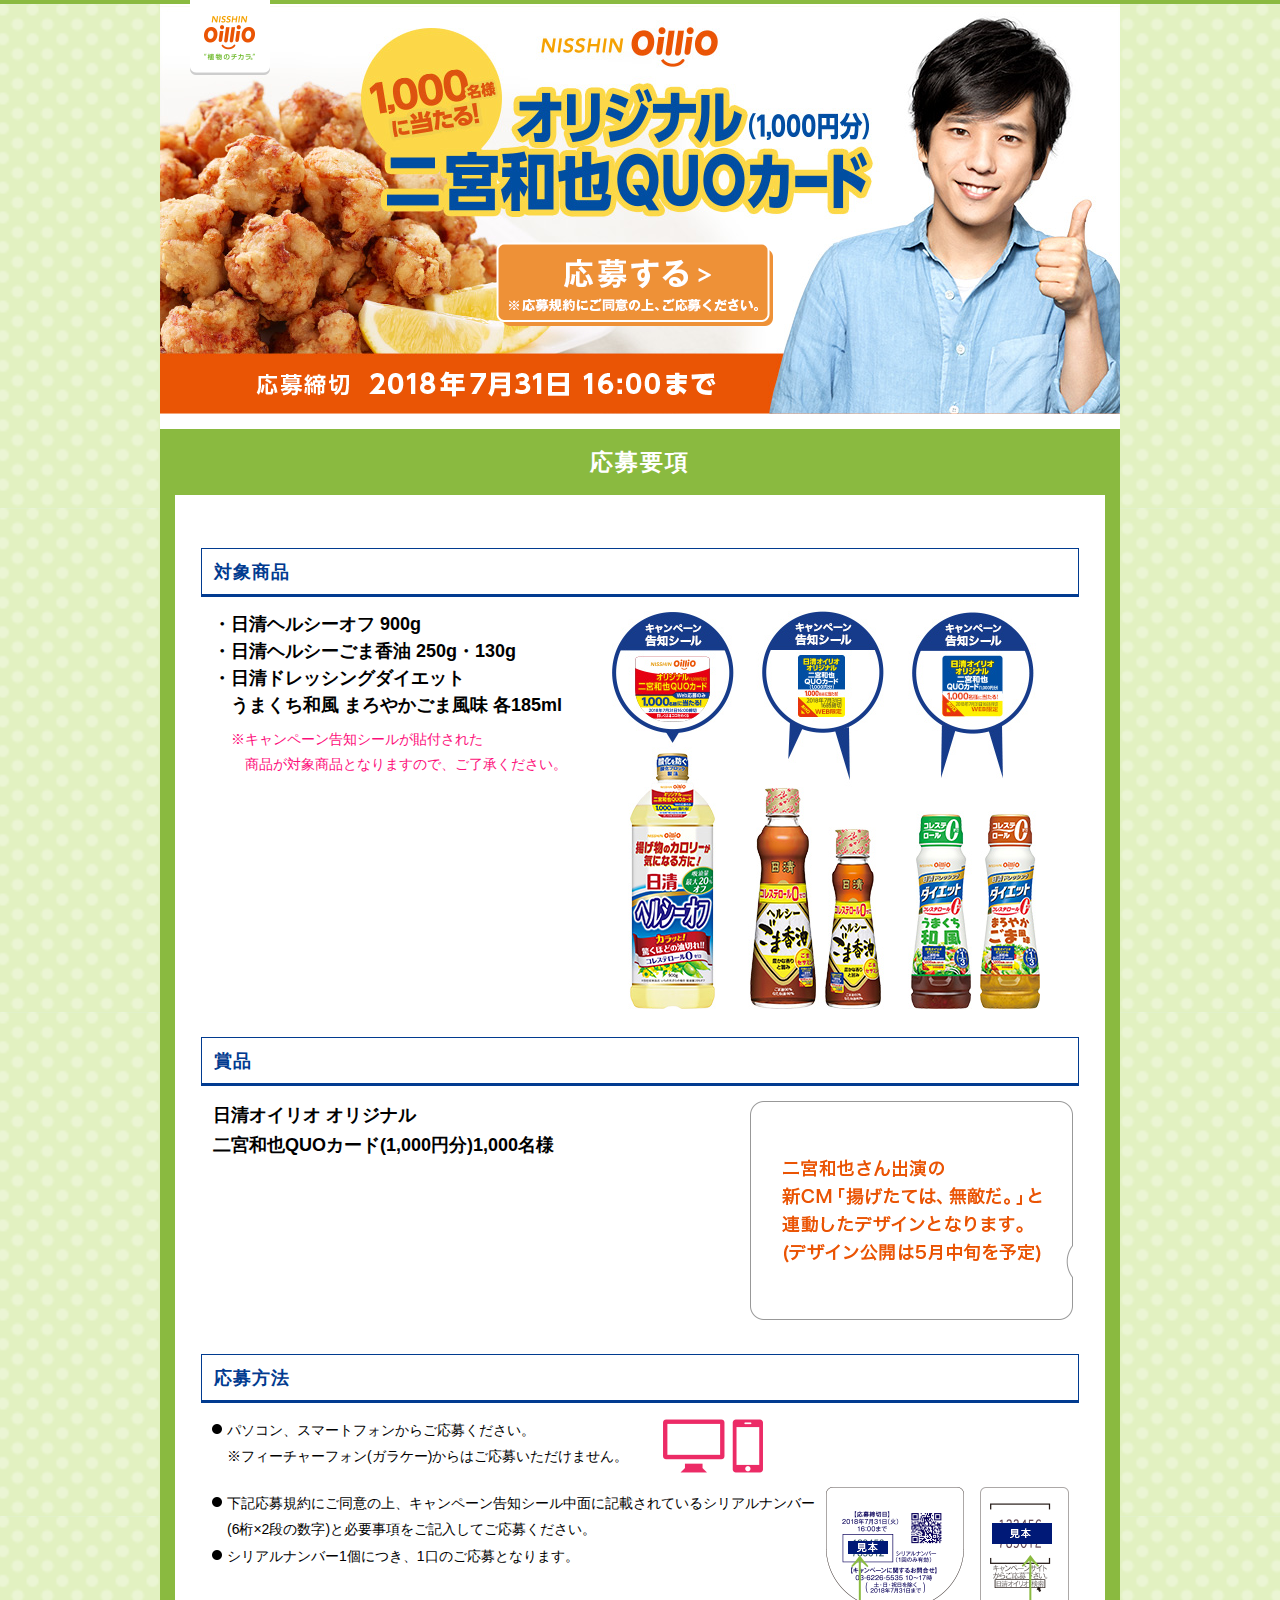
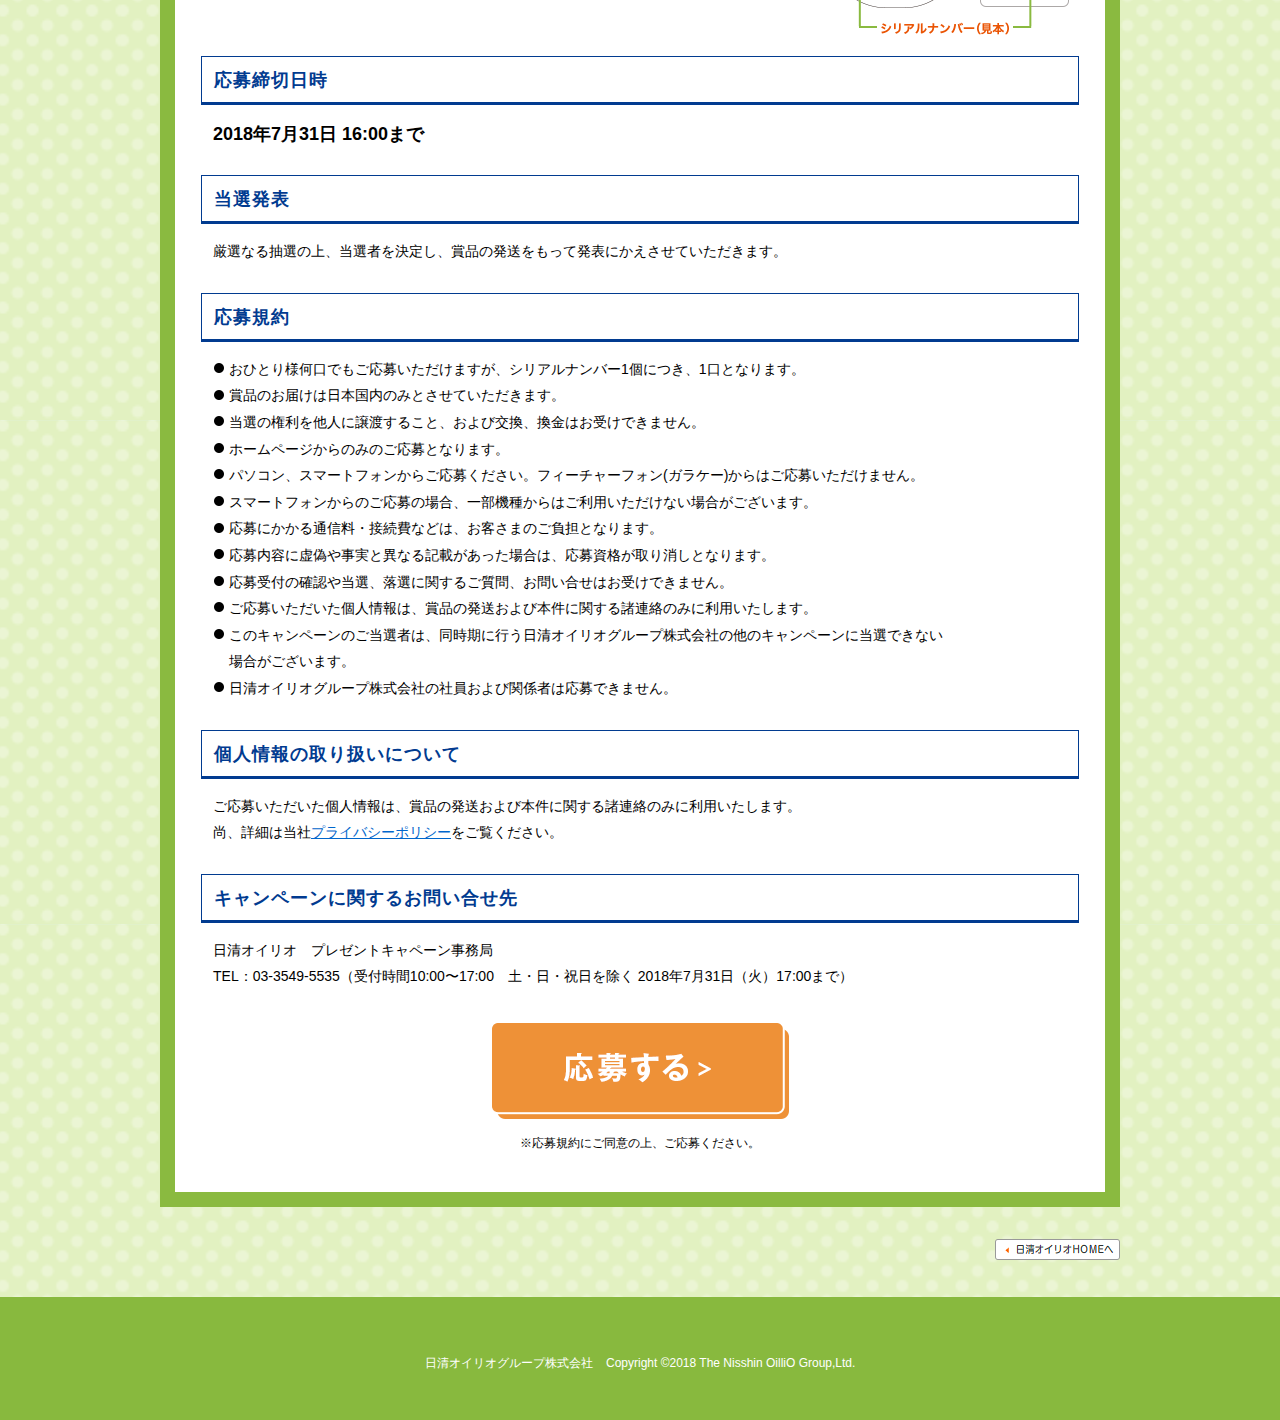
<file: 0409/18cp01/index_180409.html>
<!DOCTYPE html>
<html lang="ja" xmlns:fb="http://ogp.me/ns/fb#" xmlns:og="http://ogp.me/ns#" xmlns:mixi="http://mixi-platform.com/ns#">
<head>
<meta charset="utf-8">
<meta http-equiv="imagetoolbar" content="no">
<meta name="viewport" content="width=device-width, initial-scale=1, maximum-scale=1, user-scalable=no">
<meta name="format-detection" content="telephone=no">

<meta name="keywords" content="日清オイリオ,日清ヘルシーオフ,日清ヘルシーごま香油,Quoカードプレゼント,二宮和也">
<meta name="description" content="日清オイリオ オリジナル 二宮和也 QUOカードプレゼントキャンペーン">
<title>日清オイリオ オリジナル 二宮和也 QUOカードプレゼントキャンペーン</title>

<link rel="canonical" href="http://www.nisshin-oillio.com/17cp01/"/>
<meta property="og:locale" content="ja_JP">
<meta property="og:type" content="website">
<meta property="og:title" content="日清オイリオ オリジナル 二宮和也 QUOカードプレゼントキャンペーン">
<meta property="og:site_name" content="日清オイリオ オリジナル 二宮和也 QUOカードプレゼントキャンペーン">
<meta property="og:description" content="日清オイリオ オリジナル 二宮和也 QUOカードプレゼントキャンペーン">
<meta property="og:url" content="http://www.nisshin-oillio.com/ninomiya/18cp01/">
<meta property="og:image" content="http://www.nisshin-oillio.com/common/images/new/ogp_ninomiya.gif">

<link rel="stylesheet" type="text/css" href="./css/style.css" media="all">
<link rel="stylesheet" type="text/css" href="./css/style_sp.css" media="all">
<link rel="stylesheet" type="text/css" href="./css/print.css" media="print">
<!--[if lt IE 9]>
<link rel="stylesheet" type="text/css" href="./css/ie.css" media="all">
<![endif]-->

<script type="text/javascript" src="./js/device.js"></script>
<script type="text/javascript" src="./js/jquery-1.6.4.min.js"></script>
<script type="text/javascript" src="./js/script.js"></script>

<script>
(function(i,s,o,g,r,a,m){i['GoogleAnalyticsObject']=r;i[r]=i[r]||function(){
(i[r].q=i[r].q||[]).push(arguments)},i[r].l=1*new Date();a=s.createElement(o),
m=s.getElementsByTagName(o)[0];a.async=1;a.src=g;m.parentNode.insertBefore(a,m)
})(window,document,'script','//www.google-analytics.com/analytics.js','ga');
ga('create', 'UA-9013658-1', 'auto');
ga('send', 'pageview');
</script>
</head>

<body oncontextmenu="return false;">
<!-- Facebook SDK -->
<div id="fb-root"></div>
<script>(function(d, s, id) {
  var js, fjs = d.getElementsByTagName(s)[0];
  if (d.getElementById(id)) return;
  js = d.createElement(s); js.id = id;
  js.src = "//connect.facebook.net/ja_JP/sdk.js#xfbml=1&version=v2.3";
  fjs.parentNode.insertBefore(js, fjs);
}(document, 'script', 'facebook-jssdk'));</script>

<div id="container">
<div class="container-inner">

<div class="header">
	<h1 class="logo"><a href="http://www.nisshin-oillio.com/" target="_blank"><img src="./img/logo.png" alt="植物のチカラ 日清オイリオ"></a></h1>
</div>

<div class="main-index">
	<div class="main">
		<img src="./img/sp_main_base.png" alt="" class="base">
		<h2><img src="./img/main_index.jpg" alt="オリジナルQUOカードや映画鑑賞券が計1,000名様に当たる！" class="none-print"><img src="./img/wall.png" alt="" class="wall"></h2>
		<p><img src="./img/main_index_date.png" alt="締切日時　2017年10月10日(火)16:00まで"></p>
	</div>
	<div class="btn"><a href="http://oillio-cp.com/ninomiya/17cp01/" target="_blank" onclick="ga('send', 'event', 'button', 'click', 'oubo_top1');"><img src="./img/main_index_btn.png" alt="応募する" class="imgover"></a></div>
</div><!-- /.main-index -->

<div class="contents-outer">
<div class="contents-inner">

	<h3 class="page-title">応募要項</h3>

	<div class="contents" id="top">


				<div class="section" id="product">
					<h4>対象商品</h4>
					<div class="inner">
						<div class="bold haslayout-pc">
							<p class="bold_text">・日清ヘルシーオフ 900g</p>
							<p class="bold_text">・日清ヘルシーごま香油 250g・130g</p>
							<p class="bold_text">・日清ドレッシングダイエット<br>うまくち和風 まろやかごま風味 各185ml</p>
							<p class="note">※キャンペーン告知シールが貼付された<br>商品が対象商品となりますので、ご了承ください。</p>
						</div>
						<div class="bold haslayout-sp">
							<p class="bold_text">日清ヘルシーオフ</p>
							<p class="bold_text">日清ヘルシーごま香油250ｇ</p>
							<p class="bold_text">日清ヘルシーごま香油130ｇ</p>
							<p class="bold_text">日清ドレッシングダイエット まろやかごま風味</p>
							<p class="bold_text">日清ドレッシングダイエット うまくち和風</p>
							<p class="note">※キャンペーン告知シールが貼付された<br>商品が対象商品となりますので、ご了承ください。</p>
						</div>
						<div class="image haslayout-pc"><img src="./img/img_product_pc.jpg" alt="対象商品"></div>
						<div class="image haslayout-sp"><img src="./img/img_product_sp.jpg" alt="対象商品"></div>
					</div>
				</div>

				<div class="section" id="prize">
					<h4>賞品</h4>
					<div class="inner">
						<p class="bold haslayout-pc">日清オイリオ オリジナル<br>二宮和也QUOカード(1,000円分)1,000名様<br></p>
						<p class="bold haslayout-sp">日清オイリオ オリジナル<br>二宮和也QUOカード 1,000円分<br></p>
						<div class="image"><img src="./img/prize_img_pc.png" alt="日清オイリオ オリジナル 二宮和也QUOカード(1,000円分)1,000名様" class="none-print haslayout-pc"><img src="./img/prize_img_sp.png" alt="日清オイリオ オリジナル 二宮和也QUOカード(1,000円分)1,000名様" class="none-print haslayout-sp"><img src="./img/wall.png" alt="" class="wall"></div>
					</div>
				</div>

	
		<div class="section" id="howto">
			<h4>応募方法</h4>
			<div class="inner">
				<div class="block block01">
					<ul class="list">
						<li>パソコン、スマートフォンからご応募ください。<br>※フィーチャーフォン(ガラケー)からはご応募いただけません。</li>
					</ul>
					<p class="image"><img src="./img/img_device.png" alt="パソコン、スマートフォン"></p>
				</div>
				<div class="block block02">
					<ul class="list">
						<li>下記応募規約にご同意の上、キャンペーン告知シール中面に記載されているシリアルナンバー<br class="wbr">(6桁×2段の数字)と必要事項をご記入してご応募ください。</li>
						<li>シリアルナンバー1個につき、1口のご応募となります。</li>
					</ul>
					<p class="image haslayout-pc"><img src="./img/img_serial_pc.png" alt="シリアルナンバー(見本)"></p>
					<p class="image haslayout-sp"><img src="./img/img_serial_sp.png" alt="シリアルナンバー(見本)"></p>
				</div>
			</div>
		</div>
	
		<div class="section" id="day">
			<h4 class="haslayout-pc">応募締切日時</h4>
			<h4 class="haslayout-sp">応募締切</h4>
			<div class="inner">
				<p class="bold haslayout-pc">2018年7月31日 16:00まで</p>
				<p class="bold haslayout-sp">2018年7月31日(火)　16:00まで</p>
			</div>
		</div>
	
		<div class="section" id="winning">
			<h4>当選発表</h4>
			<div class="inner">
				<p>厳選なる抽選の上、当選者を決定し、賞品の発送をもって発表にかえさせていただきます。</p>
			</div>
		</div>
	
		<div class="section" id="agreement">
			<h4>応募規約</h4>
			<div class="inner">
				<ul class="list">
					<li>おひとり様何口でもご応募いただけますが、シリアルナンバー1個につき、1口となります。</li>
					<li>賞品のお届けは日本国内のみとさせていただきます。</li>
					<li>当選の権利を他人に譲渡すること、および交換、換金はお受けできません。</li>
					<li>ホームページからのみのご応募となります。</li>
					<li>パソコン、スマートフォンからご応募ください。フィーチャーフォン(ガラケー)からはご応募いただけません。</li>
					<li>スマートフォンからのご応募の場合、一部機種からはご利用いただけない場合がございます。</li>
					<li>応募にかかる通信料・接続費などは、お客さまのご負担となります。</li>
					<li>応募内容に虚偽や事実と異なる記載があった場合は、応募資格が取り消しとなります。</li>
					<li>応募受付の確認や当選、落選に関するご質問、お問い合せはお受けできません。</li>
					<li>ご応募いただいた個人情報は、賞品の発送および本件に関する諸連絡のみに利用いたします。</li>
					<li>このキャンペーンのご当選者は、同時期に行う日清オイリオグループ株式会社の他のキャンペーンに当選できない<br class="wbr">場合がございます。</li>
					<li>日清オイリオグループ株式会社の社員および関係者は応募できません。</li>
				</ul>
			</div>
		</div>
	
		<div class="section" id="personal">
			<h4>個人情報の取り扱いについて</h4>
			<div class="inner">
				<p>ご応募いただいた個人情報は、賞品の発送および本件に関する諸連絡のみに利用いたします。<br>尚、詳細は当社<a href="http://www.nisshin-oillio.com/privacy/index.shtml" target="_blank">プライバシーポリシー</a>をご覧ください。</p>
			</div>
		</div>
	
		<div class="section" id="campaign">
			<h4>キャンペーンに関するお問い合せ先</h4>
			<div class="inner">
				<p class="haslayout-pc">日清オイリオ　プレゼントキャペーン事務局<br>
TEL：03-3549-5535（受付時間10:00〜17:00　土・日・祝日を除く 2018年7月31日（火）17:00まで）</p>
				<p class="haslayout-sp">日清オイリオ　プレゼントキャペーン事務局<br>
TEL：03-3549-5535<br>（受付時間10:00〜17:00　土・日・祝日を除く 2018年7月31日（火）17:00まで）</p>
			</div>
		</div>

		<div class="btn">
			<div class="btn_entry over"><a href="http://oillio-cp.com/ninomiya/17cp01/" target="_blank" onclick="ga('send', 'event', 'button', 'click', 'oubo_top2');">応募する</a></div>
			<p>※応募規約にご同意の上、ご応募ください。</p>
		</div>

		<div class="pagetop"><a href="#container">ページTOPへ</a></div>

	</div><!-- /.contents -->

</div><!-- /.contents-inner -->
</div><!-- /.contents-outer -->

<div class="foot-area">
	<p class="btn-home"><a href="http://www.nisshin-oillio.com/">日清オイリオHOMEへ</a></p>
</div>

</div><!-- /.container-inner -->

<div class="footer">
	<p>日清オイリオグループ株式会社</p>
	<p>Copyright &copy;2018 The Nisshin OilliO Group,Ltd.</p>
</div><!-- /.footer -->

</div><!-- /#container -->

</body>
</html>
</file>
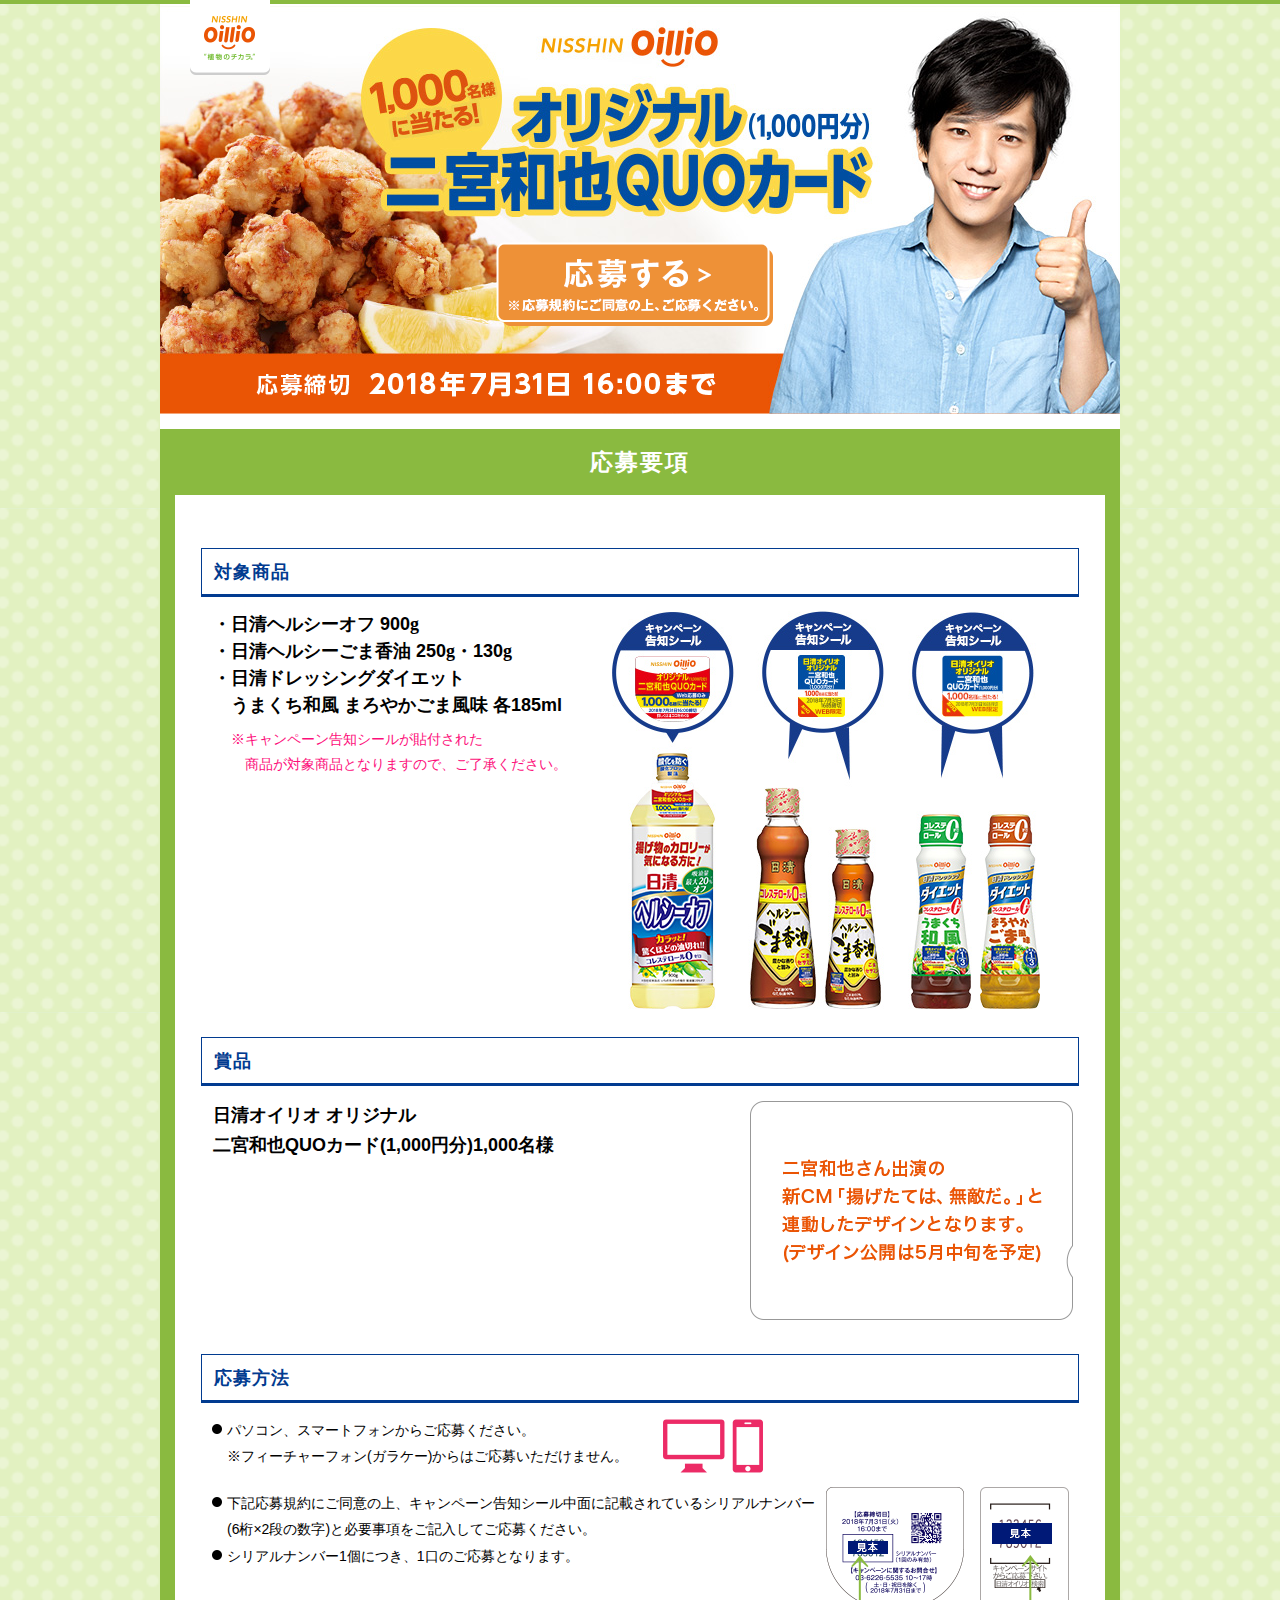
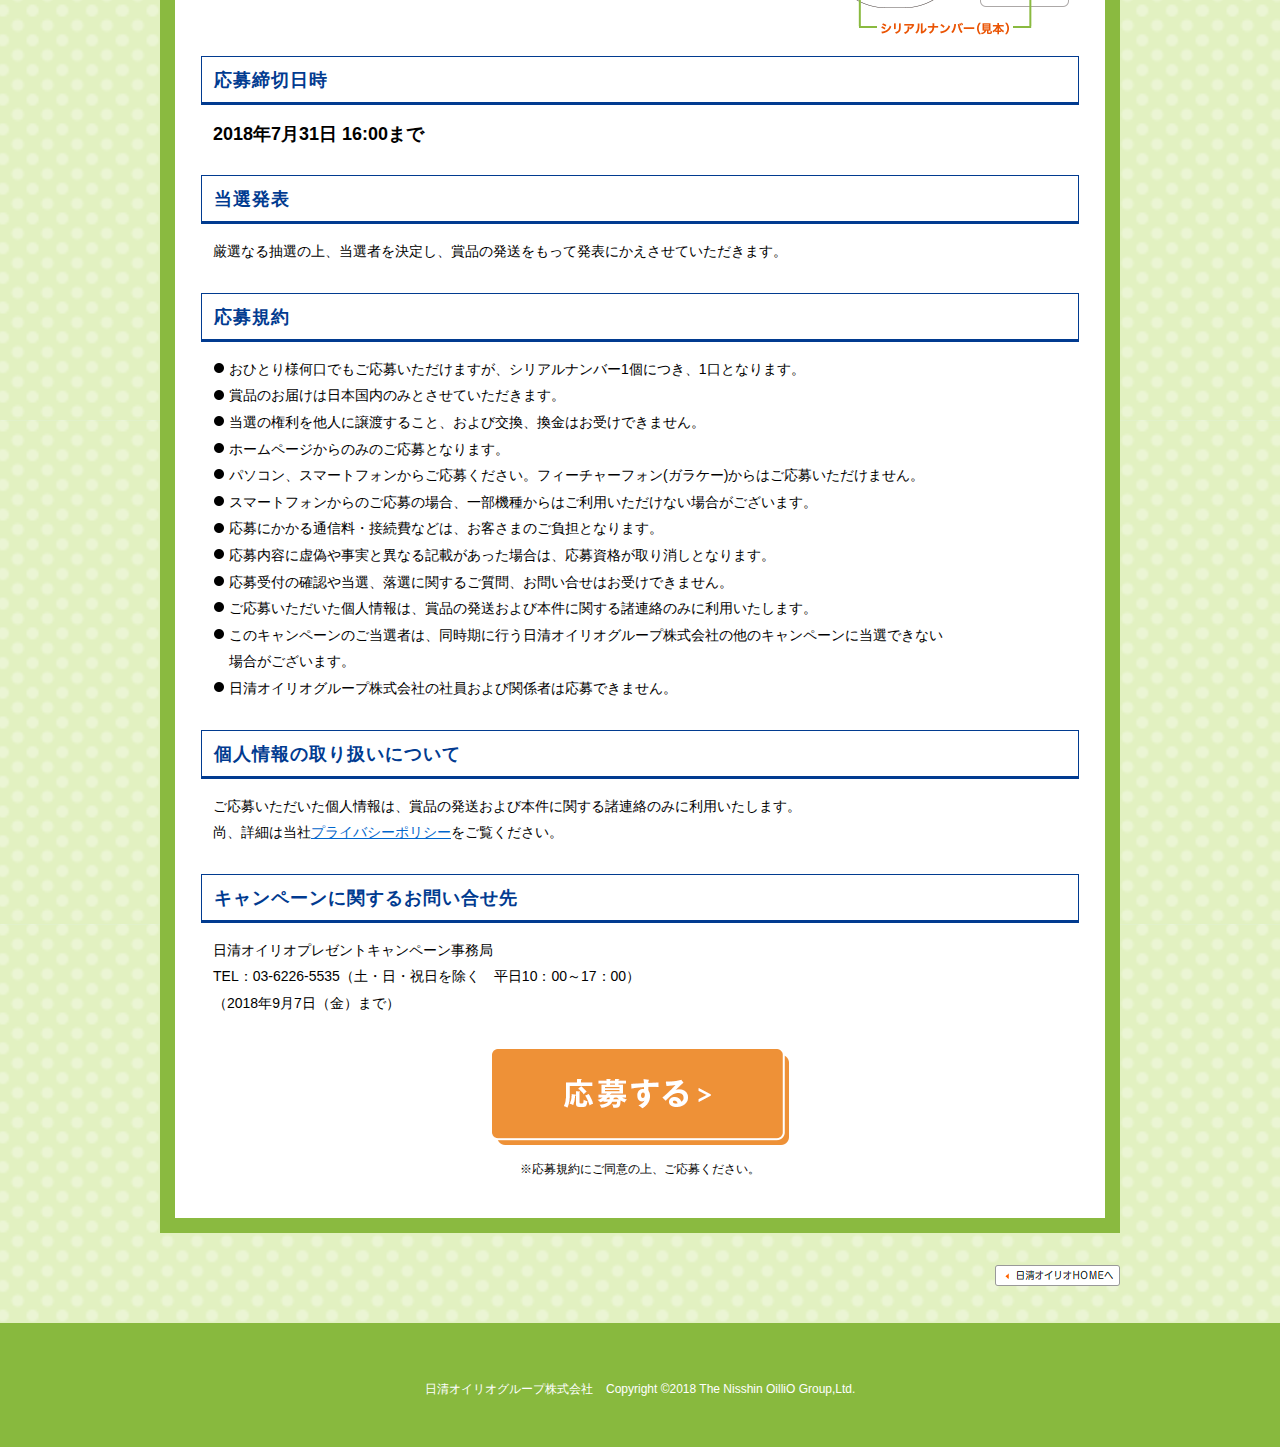
<file: 0409/18cp01/index_open.html>
<!DOCTYPE html>
<html lang="ja" xmlns:fb="http://ogp.me/ns/fb#" xmlns:og="http://ogp.me/ns#" xmlns:mixi="http://mixi-platform.com/ns#">
<head>
<meta charset="utf-8">
<meta http-equiv="imagetoolbar" content="no">
<meta name="viewport" content="width=device-width, initial-scale=1, maximum-scale=1, user-scalable=no">
<meta name="format-detection" content="telephone=no">

<meta name="keywords" content="日清オイリオ,日清ヘルシーオフ,日清ヘルシーごま香油,Quoカードプレゼント,二宮和也">
<meta name="description" content="日清オイリオ オリジナル 二宮和也 QUOカードプレゼントキャンペーン">
<title>日清オイリオ オリジナル 二宮和也 QUOカードプレゼントキャンペーン</title>

<link rel="canonical" href="http://www.nisshin-oillio.com/17cp01/"/>
<meta property="og:locale" content="ja_JP">
<meta property="og:type" content="website">
<meta property="og:title" content="日清オイリオ オリジナル 二宮和也 QUOカードプレゼントキャンペーン">
<meta property="og:site_name" content="日清オイリオ オリジナル 二宮和也 QUOカードプレゼントキャンペーン">
<meta property="og:description" content="日清オイリオ オリジナル 二宮和也 QUOカードプレゼントキャンペーン">
<meta property="og:url" content="http://www.nisshin-oillio.com/ninomiya/18cp01/">
<meta property="og:image" content="http://www.nisshin-oillio.com/common/images/new/ogp_ninomiya.gif">

<link rel="stylesheet" type="text/css" href="./css/style.css" media="all">
<link rel="stylesheet" type="text/css" href="./css/style_sp.css" media="all">
<link rel="stylesheet" type="text/css" href="./css/print.css" media="print">
<!--[if lt IE 9]>
<link rel="stylesheet" type="text/css" href="./css/ie.css" media="all">
<![endif]-->

<script type="text/javascript" src="./js/device.js"></script>
<script type="text/javascript" src="./js/jquery-1.6.4.min.js"></script>
<script type="text/javascript" src="./js/script.js"></script>

<script>
(function(i,s,o,g,r,a,m){i['GoogleAnalyticsObject']=r;i[r]=i[r]||function(){
(i[r].q=i[r].q||[]).push(arguments)},i[r].l=1*new Date();a=s.createElement(o),
m=s.getElementsByTagName(o)[0];a.async=1;a.src=g;m.parentNode.insertBefore(a,m)
})(window,document,'script','//www.google-analytics.com/analytics.js','ga');
ga('create', 'UA-9013658-1', 'auto');
ga('send', 'pageview');
</script>
</head>

<body oncontextmenu="return false;">
<!-- Facebook SDK -->
<div id="fb-root"></div>
<script>(function(d, s, id) {
  var js, fjs = d.getElementsByTagName(s)[0];
  if (d.getElementById(id)) return;
  js = d.createElement(s); js.id = id;
  js.src = "//connect.facebook.net/ja_JP/sdk.js#xfbml=1&version=v2.3";
  fjs.parentNode.insertBefore(js, fjs);
}(document, 'script', 'facebook-jssdk'));</script>

<div id="container">
<div class="container-inner">

<div class="header">
	<h1 class="logo"><a href="http://www.nisshin-oillio.com/" target="_blank"><img src="./img/logo.png" alt="植物のチカラ 日清オイリオ"></a></h1>
</div>

<div class="main-index">
	<div class="main">
		<img src="./img/sp_main_base_1.png" alt="オリジナル二宮和也QUOカード" class="base">
		<h2><img src="./img/main_index_open.jpg" alt="オリジナル二宮和也QUOカード" class="none-print"><img src="./img/wall.png" alt="" class="wall"></h2>
		<p><img src="./img/main_index_date.png" alt="締切日時　2017年10月10日(火)16:00まで"></p>
	</div>
	<div class="btn"><a href="http://oillio-cp.com/ninomiya/18cp01/" target="_blank" onclick="ga('send', 'event', 'button', 'click', 'oubo_top1');"><img src="./img/main_index_btn.png" alt="応募する" class="imgover"></a></div>
</div><!-- /.main-index -->

<div class="contents-outer">
<div class="contents-inner">

	<h3 class="page-title">応募要項</h3>

	<div class="contents" id="top">


				<div class="section" id="product">
					<h4>対象商品</h4>
					<div class="inner">
						<div class="bold">
							<p class="bold_text">・日清ヘルシーオフ 900<span>g</span></p>
							<p class="bold_text">・日清ヘルシーごま香油 250<span>g</span>・130<span>g</span></p>
							<p class="bold_text">・日清ドレッシングダイエット<br>うまくち和風 まろやかごま風味 各185ml</p>
							<p class="note">※キャンペーン告知シールが貼付された<br>商品が対象商品となりますので、ご了承ください。</p>
						</div>
						<div class="image haslayout-pc"><img src="./img/img_product_pc.jpg" alt="対象商品"></div>
						<div class="image haslayout-sp"><img src="./img/img_product_sp.jpg" alt="対象商品"></div>
					</div>
				</div>

				<div class="section" id="prize">
					<h4>賞品</h4>
					<div class="inner">
						<p class="bold">日清オイリオ オリジナル<br>二宮和也QUOカード(1,000円分)1,000名様<br></p>
						<div class="image"><img src="./img/prize_img_pc.png" alt="日清オイリオ オリジナル 二宮和也QUOカード(1,000円分)1,000名様" class="none-print haslayout-pc"><img src="./img/prize_img_sp.png" alt="日清オイリオ オリジナル 二宮和也QUOカード(1,000円分)1,000名様" class="none-print haslayout-sp"><img src="./img/wall.png" alt="" class="wall"></div>
					</div>
				</div>

	
		<div class="section" id="howto">
			<h4>応募方法</h4>
			<div class="inner">
				<div class="block block01">
					<ul class="list">
						<li>パソコン、スマートフォンからご応募ください。<br>※フィーチャーフォン(ガラケー)からはご応募いただけません。</li>
					</ul>
					<p class="image"><img src="./img/img_device.png" alt="パソコン、スマートフォン"></p>
				</div>
				<div class="block block02">
					<ul class="list">
						<li>下記応募規約にご同意の上、キャンペーン告知シール中面に記載されているシリアルナンバー<br class="wbr">(6桁×2段の数字)と必要事項をご記入してご応募ください。</li>
						<li>シリアルナンバー1個につき、1口のご応募となります。</li>
					</ul>
					<p class="image haslayout-pc"><img src="./img/img_serial_pc.png" alt="シリアルナンバー(見本)"></p>
					<p class="image haslayout-sp"><img src="./img/img_serial_sp.png" alt="シリアルナンバー(見本)"></p>
				</div>
			</div>
		</div>
	
		<div class="section" id="day">
			<h4>応募締切日時</h4>
			<div class="inner">
				<p class="bold">2018年7月31日 16:00まで</p>
			</div>
		</div>
	
		<div class="section" id="winning">
			<h4>当選発表</h4>
			<div class="inner">
				<p>厳選なる抽選の上、当選者を決定し、賞品の発送をもって発表にかえさせていただきます。</p>
			</div>
		</div>
	
		<div class="section" id="agreement">
			<h4>応募規約</h4>
			<div class="inner">
				<ul class="list">
					<li>おひとり様何口でもご応募いただけますが、シリアルナンバー1個につき、1口となります。</li>
					<li>賞品のお届けは日本国内のみとさせていただきます。</li>
					<li>当選の権利を他人に譲渡すること、および交換、換金はお受けできません。</li>
					<li>ホームページからのみのご応募となります。</li>
					<li>パソコン、スマートフォンからご応募ください。フィーチャーフォン(ガラケー)からはご応募いただけません。</li>
					<li>スマートフォンからのご応募の場合、一部機種からはご利用いただけない場合がございます。</li>
					<li>応募にかかる通信料・接続費などは、お客さまのご負担となります。</li>
					<li>応募内容に虚偽や事実と異なる記載があった場合は、応募資格が取り消しとなります。</li>
					<li>応募受付の確認や当選、落選に関するご質問、お問い合せはお受けできません。</li>
					<li>ご応募いただいた個人情報は、賞品の発送および本件に関する諸連絡のみに利用いたします。</li>
					<li>このキャンペーンのご当選者は、同時期に行う日清オイリオグループ株式会社の他のキャンペーンに当選できない<br class="wbr">場合がございます。</li>
					<li>日清オイリオグループ株式会社の社員および関係者は応募できません。</li>
				</ul>
			</div>
		</div>
	
		<div class="section" id="personal">
			<h4>個人情報の取り扱いについて</h4>
			<div class="inner">
				<p>ご応募いただいた個人情報は、賞品の発送および本件に関する諸連絡のみに利用いたします。<br>尚、詳細は当社<a href="http://www.nisshin-oillio.com/privacy/index.shtml" target="_blank">プライバシーポリシー</a>をご覧ください。</p>
			</div>
		</div>
	
		<div class="section" id="campaign">
			<h4>キャンペーンに関するお問い合せ先</h4>
			<div class="inner">
				<p class="haslayout-pc">日清オイリオプレゼントキャンペーン事務局<br>
TEL：03-6226-5535（土・日・祝日を除く　平日10：00～17：00）<br>
（2018年9月7日（金）まで）</p>
				<p class="haslayout-sp">日清オイリオプレゼントキャンペーン事務局<br>
TEL：03-6226-5535<br>（土・日・祝日を除く　平日10：00～17：00）<br>（2018年9月7日（金）まで）</p>
			</div>
		</div>





	 	<div class="btn">
			<div class="btn_entry over"><a href="http://oillio-cp.com/ninomiya/18cp01/" target="_blank" onclick="ga('send', 'event', 'button', 'click', 'oubo_top2');">応募する</a></div>
			<p>※応募規約にご同意の上、ご応募ください。</p>
		</div>

		<div class="pagetop"><a href="#container">ページTOPへ</a></div>

	</div><!-- /.contents -->

</div><!-- /.contents-inner -->
</div><!-- /.contents-outer -->

<div class="foot-area">
	<p class="btn-home"><a href="http://www.nisshin-oillio.com/">日清オイリオHOMEへ</a></p>
</div>

</div><!-- /.container-inner -->

<div class="footer">
	<p>日清オイリオグループ株式会社</p>
	<p>Copyright &copy;2018 The Nisshin OilliO Group,Ltd.</p>
</div><!-- /.footer -->

</div><!-- /#container -->

</body>
</html>
</file>
<file: 0412/css/style_sp.css>
@charset "utf-8";
/* ////////////////////////////////////////////////////////////
	File Name	style_sp.css
*/
/*@media only screen and (max-width: 712px) {*/


@media only screen and (max-width: 712px) {

.haslayout-pc {
	display: none  !important;
}
.haslayout-sp {
	display: block !important;
}

/*============================================================
	コンテナ
*/
#container {
	min-width: 320px;
	background-image: none;
}
.container-inner {
	padding-top: 25px;
}

/*============================================================
	ヘッダー
*/
.header {
	height: 5px;
	background-color: #fff;
}
.header .logo {
	position: absolute;
	top: -4px; left: 8px;
}
.header .logo a {
	display: block;
	width: 58px; height: 55px;
	background: transparent url(../img/sp_logo.png) 0 0 no-repeat;
	background-size: 58px 55px;
	-webkit-background-size: 58px 55px;
}
.header .logo a img {
	display: none;
}

/*============================================================
	フッター
*/
.footer {
	padding: 30px 0;
	font-size: 12px;
	line-height: 1.5;
}
.footer p {
	display: block;
	padding: 0;
}

/*============================================================
	コンテンツ
*/
.contents-outer {
	padding: 10px;
	border-top: 10px solid #fff;
}
.contents {
	font-size: 12px;
	line-height: 1.8;
}

/*============================================================
	ページタイトル
*/
.page-title {
	padding: 12px 0 10px 0;
	font-size: 18px;
	letter-spacing: 0;
	padding-top: 0;
}
.page-title br {
	display: block;
}

/*============================================================
	ページ下部エリア
*/
.foot-area {
	display: none;
}

/*============================================================
	リスト
*/
.contents ul.list li {
	padding-left: 12px;
	background: transparent url(../img/sp_point_circle.png) 0 0.5em no-repeat;
	background-size: 9px 9px;
	-webkit-background-size: 9px 9px;
	font-size: 14px;
	line-height: 1.643;
}

/*============================================================
	フォーム
*/
.contents .form {
	margin: 20px 0 0 0;
}
.contents .form table {
	font-size: 12px;
	line-height: 1.5;
}
.contents .form table th,
.contents .form table td {
	display: block;
	float: left;
	padding: 10px 0;
	width: 100%;
}
.contents .form table td {
	border-top: 0;
}
.contents .form table th div,
.contents .form table td div {
	padding-left: 10px;
	padding-right: 10px;
}

/*============================================================
	ボタン
*/
.contents .btn {
	padding: 20px 0;
}
.contents .btn div {
	width: 229px; height: 50px;
}
.contents .btn .btn_entry {
	background-image: url(../img/sp_btn_entry.png);
	height: 74px;
}
.contents .btn .btn_next {
	background-image: url(../img/sp_btn_next.png);
}
.contents .btn .btn_confirm {
	background-image: url(../img/sp_btn_confirm.png);
}
.contents .btn .btn_correction {
	width: 140px;
	background-image: url(../img/sp_btn_correction.png);
}
.contents .btn .btn_submit {
	width: 140px;
	background-image: url(../img/sp_btn_submit.png);
}
.contents .btn .btn_top {
	background-image: url(../img/sp_btn_top.png);
}
.contents .btn .btn_entry,
.contents .btn .btn_next,
.contents .btn .btn_confirm,
.contents .btn .btn_correction,
.contents .btn .btn_submit,
.contents .btn .btn_top {
	background-size: cover;
	-webkit-background-size: cover;
}
.contents .btn input {
	height: 65px;
}
.contents .btn p {
	font-size: 13px;
	line-height: 1.5;
}

/*============================================================
	メイン インデックス
*/
.main-index {
	/*background: #f2ead9;*/
	margin-top: -15px;
}
.main-index .main {
	/*background: transparent url(../img/sp_main_contents.jpg) 0 0 no-repeat;
	background-size: cover;
	-webkit-background-size: cover;*/
}
.main-index .main img {
	width: 100%;
	height: auto;
}
.main-index .main.teaser {
	background: transparent url(../img/sp_main_contents_teaser.jpg) 0 0 no-repeat;
	background-size: cover;
	-webkit-background-size: cover;
}
.main-index .main h2 {
	display: none;
}
.main-index .main .base {
	display: block;
}
.main-index .main p {
	display: none;
}
.main-index .btn {
	position: static;
	padding-top: 10px;
	width: 100%;
	max-width: 100%;
}
.main-index .btn a {
	display: block;
	margin: 0 auto;
	width: 214px;
	height: 70px;
	background: transparent url(../img/sp_main_index_btn.png) 0 0 no-repeat;
	background-size: cover;
	-webkit-background-size: cover;
}
.main-index .btn a img {
	display: none;
}

/*============================================================
	メイン コンテンツ
*/

/*============================================================
	応募要項
*/
#top {
	padding-top: 10px;
}
#top .lcol,
#top .rcol {
	float: none;
	width: auto;
}
#top .section {
	margin: 0 10px;
}
#top .section h4 {
	border-bottom-width: 2px;
	padding: 9px 8px 8px 8px;
	font-size: 16px;
	line-height: 1.2;
	letter-spacing: 0.12em;
}
#top .section .inner {
	padding: 14px 8px 28px 8px;
	zoom: 1;
}
#top .section .inner .bold {
	font-size: 15px;
	line-height: 1.8;
}

/* 対象商品 */
#top #product {
	margin: 0 8px;
	margin-top: 10px;
}
#top #product .inner {
	display: block;
	padding: 14px 8px 0 8px;
}
#top #product .inner p {
	padding: 0;
}

#top #product .inner .bold_text {
	font-size: 16px;
	line-height: 1.69;
}

#top #product .inner .image {
	margin-left: 0;
	margin-top: 10px;

}
#top #product .inner .image img {
	width: 100%;
	max-width: 100%;
}
#top #product .inner .note {
	font-weight: normal;
	margin: 13px 0 0 0;
	margin-left: 0;
	text-indent: 0;
	line-height: 1.5;
	padding-left: 0;
	font-size: 14px;
	color: #fd0e7a;
	letter-spacing: 0.01em;
	margin-left: 1em;
}

#top #howto .block01 .image img {
	width: 100%;
	margin-left: 0;
	margin-top: 25px;
}



/* 賞品 */
#top #prize {
	margin: 0 8px;
	margin-top: 57px;
}
#top #prize .inner {
	display: block;
	padding: 14px 8px 0 8px;
}
#top #prize .inner p {
	padding: 0;
}
#top #prize .inner .image {
	margin: 20px 0 0 0;
}
#top #prize .image img {
	width: 264px;
	max-width: 100%;
	margin: 0 auto;
}

/* 応募方法 */
#top #howto {
	margin-top: 75px;
}


#top #howto .block {
	display: block;
	width: 100%;
}

#top #howto .block02 {
	width: 100%;
	margin-top: 15px;
}

#top #howto .block ul {
	display: block;
	padding-right: 0;
}

#top #howto .block02 li:last-child{
	margin-top: 8px;
}

#top #howto .block .image {
	display: block;
	margin-top: 15px;
	width: 100px;
	text-align: center;
	margin: 0 auto;
}
#top #howto .block02 ul {
	padding-right: 0;
}
#top #howto .block02 .image {
	width: 100%;
}
#top #howto .block02 .image img {
	width: 273px;
	height: auto;
	margin-top: 30px;
}


#top #day {
	margin-top: 17px;
}

#top #winning p,
#top #personal p,
#top #campaign p {
	line-height: 1.8;
	font-size: 14px;
}
#top #agreement {
	margin-top: -2px;
}
#top #personal {
	margin-top: 8px;
}

/* ボタン */
#top .btn {
	padding-top: 0;
}

/* ページTOPへ */
#top .pagetop {
	display: block;
	margin: 0 12px;
	height: 40px;
}
#top .pagetop a {
	display: table;
	float: right;
	padding-right: 24px;
	background: transparent url(../img/sp_pagetop.png) 100% 50% no-repeat;
	background-size: 20px 20px;
	-webkit-background-size: 20px 20px;
	font-size: 12px;
	line-height: 20px;
	color: #000;
	text-decoration:none;
}

/*============================================================
	応募フォーム（シリアルナンバーの入力）
*/
#formSerial {
	padding: 15px 0 0 0;
}
#formSerial .read {
	display: block;
	margin-bottom: 26px;
	padding: 0 10px;
	width: auto;
}
#formSerial .read ul {
	display: block;
	padding-right: 0;
	width: auto;
}
#formSerial .read p {
	display: block;
	margin-top: 15px;
	width: auto;
	text-align: center;
}

/* シリアルナンバー */
#formSerial .serial {
	padding: 0 10px;
}
#formSerial .serial .attention {
	padding: 0 0 10px 0;
}
#formSerial .serial .fieldset {
	display: block;
	width: auto;
}
#formSerial .serial .fieldset .block {
	display: block;
	width: 100%;
}
#formSerial .serial .fieldset .block h4,
#formSerial .serial .fieldset .block .row {
	margin: 0;
}
#formSerial .serial .fieldset .block h4 {
	padding: 10px 0;
	font-size: 14px;
	line-height: 16px;
}
#formSerial .serial .fieldset .block .row {
	padding: 10px 0;
}
#formSerial .serial .fieldset .block dl {
	position: relative;
	padding: 0;
	width: 100%;
}
#formSerial .serial .fieldset .block dl dt {
	position: absolute;
	top: 7px; left: 0;
	padding: 0;
	width: 100px;
	text-align: center;
	font-size: 13px;
	line-height: 15px;
}
#formSerial .serial .fieldset .block dl dd {
	padding: 0 0 0 100px;
	width: auto;
}
#formSerial .serial .fieldset .block dl dd .input {
	width: 93%;
}
#formSerial .serial .fieldset .block .attention {
	padding: 0 0 5px 100px;
	font-size: 12px;
	line-height: 1.5;
}

/*============================================================
	応募フォーム（個人情報の入力）
*/
#formInput {
	padding: 0;
}
#formInput .read {
	padding: 15px 10px 0 10px;
}

/* フォーム */
#formInput .form {
	padding: 0 10px;
}
#formInput .form .attention {
	padding: 0 0 5px 0;
}
#formInput .form .input {
	width: 100%;
	margin: 0 5px 0 0;
}
#formInput .form input.size1 {
	width: 31%;
}
#formInput .form input.size2 {
	width: 28%;
}
#formInput .form input.size3 {
	width: 23%;
}

/*============================================================
	応募内容確認
*/
#formConfirm {
	padding: 0;
}
#formConfirm .read {
	padding: 15px 10px 0 10px;
}

/* フォーム */
#formConfirm .form {
	padding: 0 10px;
}

/* ボタン */
#formConfirm .btn {
	width: 60%;
	min-width: 285px;
}

/*============================================================
	応募完了
*/
#formComplete {

}

/* メッセージ */
#formComplete .messege h4 {
	padding: 46px 0 30px 0;
	font-size: 18px;
	line-height: 1.2;
	color: #013b90;
}
#formComplete .messege p {
	padding: 0 0 25px 0;
	width: auto;
}

/* バナー */
#formComplete .banner {
	width: 100%;
	padding: 0 0 10px 0;
	background: transparent;
	text-align: center;
}
#formComplete .banner .oillio {
	display: none;
}
#formComplete .banner ul {
	width: 100%;
}
#formComplete .banner ul li {
	display: none;
	float: none;
	width: 100% !important;
}
#formComplete .banner ul li p {
	text-align: center;
	font-size: 11px;
}
#formComplete .banner ul li.list01,
#formComplete .banner ul li.list02 {
	display: block;
}
#formComplete .banner ul li.list01 a {
	display: block;
	margin: 0 auto;
	width: 180px; height: 50px;
	background: transparent url(../img/sp_bnr_ninomiya.jpg) 0 0 no-repeat;
	background-size: 180px 50px;
	-webkit-background-size: 180px 50px;
}
#formComplete .banner ul li.list02 {
	margin-top: 20px;
}
#formComplete .banner ul li.list02 a {
	display: block;
	margin: 0 auto;
	width: 180px; height: 50px;
	background: transparent url(../img/sp_bnr_energy.jpg) 0 0 no-repeat;
	background-size: 180px 50px;
	-webkit-background-size: 180px 50px;
}


}
</file>
<file: 0412/css/print.css>
@charset "utf-8";

* html body {
	zoom: 70%;
}

.none-print {
	display: none;
}
#formComplete .banner a {
	display: block;
	background: transparent;
	height: 50px;
}
#formComplete .banner ul li.list01 img,
#formComplete .banner ul li.list02 img {
	display: none;
}

.lastrecipeRecipe {
	background-image: url(/ninomiya/assets/top/images/bnr_lastrecipe_recipe_blank.jpg) !important;
}

.main-index .main,
.main-index .main.teaser{
	background: transparent url(../img/main_index_open_none.jpg) 0 0 no-repeat !important;
	padding-bottom: calc(100%*410/960);/* calc(100*ImageHeight/ImageWidth)% */
	background-size: contain !important;
}

.main-index .main.teaser{
	background-image: url(../img/main_index_teaser_none.jpg) !important;
}

.main-index .main img {
	visibility: hidden !important;
}


@media (max-width: 712px) {
	.main-index .main,
	.main-index .main.teaser {
		background: transparent url(../img/sp_main_base_none.jpg) 0 0 no-repeat !important;
		padding-bottom: calc(100%*637/750);
		background-size: cover !important;
				-webkit-background-size: cover !important;
	}
	
	.main-index .main.teaser {
		background-image: url(../img/sp_main_base_teaser_none.jpg) !important;
	}
}
</file>
<file: 0412/css/ie.css>
@charset "utf-8";
/* ////////////////////////////////////////////////////////////
	File Name	ie.css
*/
/*============================================================
	コンテナ
*/
.container-inner {
	width: 960px;
}

/*============================================================
	フォーム
*/
.contents .form table th div {
	padding-left: 20px;
	padding-right: 10px;
}
.contents .form table td div {
	padding-left: 20px;
	padding-right: 20px;
}

/*============================================================
	応募要項
*/
/* 応募方法 */
#top #howto .block:after {
	content: "."; display: block; clear: both; visibility: hidden; height: 0;
}
#top #howto .block {
	display: block;
	zoom: 1;
}
#top #howto .block ul {
	display: block;
	float: left;
}
#top #howto .block .image {
	display: inline-block;
}
#top #howto .block01 .image {
	float: left;
}
#top #howto .block02 .image {
	float: right;
}


/*============================================================
	応募フォーム（シリアルナンバーの入力）
*/
#formSerial .read:after {
	content: "."; display: block; clear: both; visibility: hidden; height: 0;
}
#formSerial .read {
	display: block;
	margin: 0 auto;
	margin-bottom: 26px;
	padding: 0;
	width: 862px;
	zoom: 1;
}
#formSerial .read ul {
	display: block;
	padding: 0;
	float: left;
}
#formSerial .read p {
	display: block;
	width: 180px;
	float: right;
	text-align: center;
}

/* シリアルナンバー */
#formSerial .serial {
	padding: 0;
}
#formSerial .serial .attention {
	padding-left: 34px;
}
#formSerial .serial .fieldset:after {
	content: "."; display: block; clear: both; visibility: hidden; height: 0;
}
#formSerial .serial .fieldset {
	display: block;
	width: 882px;
	margin: 0 auto;
	zoom: 1;
}
#formSerial .serial .fieldset .block {
	display: block;
	float: left;
	width: 294px;
}
#formSerial .serial .fieldset .block h4,
#formSerial .serial .fieldset .block .row {
	margin: 0 auto;
	width: 274px;
}
#formSerial .serial .fieldset .block dl dd .input {
	box-sizing: content-box;
	width: 138px;
}
</file>
<file: 18cp01/css/style_sp.css>
@charset "utf-8";
/* ////////////////////////////////////////////////////////////
	File Name	style_sp.css
*/
@media only screen and (max-width: 712px) {

.haslayout-pc {
	display: none;
}
.haslayout-sp {
	display: block;
}

/*============================================================
	コンテナ
*/
#container {
	min-width: 320px;
	background-image: none;
}
.container-inner {
	padding-top: 25px;
}

/*============================================================
	ヘッダー
*/
.header {
	height: 25px;
	background-color: #fff;
}
.header .logo {
	position: absolute;
	top: -4px; left: 8px;
}
.header .logo a {
	display: block;
	width: 58px; height: 55px;
	background: transparent url(../img/sp_logo.png) 0 0 no-repeat;
	background-size: 58px 55px;
	-webkit-background-size: 58px 55px;
}
.header .logo a img {
	display: none;
}

/*============================================================
	フッター
*/
.footer {
	padding: 30px 0;
	font-size: 12px;
	line-height: 1.5;
}
.footer p {
	display: block;
	padding: 0;
}

/*============================================================
	コンテンツ
*/
.contents-outer {
	padding: 10px;
}
.contents {
	font-size: 12px;
	line-height: 1.8;
}

/*============================================================
	ページタイトル
*/
.page-title {
	padding: 12px 0 10px 0;
	font-size: 16px;
	line-height: 20px;
	letter-spacing: 0;
}
.page-title br {
	display: block;
}

/*============================================================
	ページ下部エリア
*/
.foot-area {
	display: none;
}

/*============================================================
	リスト
*/
.contents ul.list li {
	padding-left: 12px;
	background: transparent url(../img/sp_point_circle.png) 0 0.5em no-repeat;
	background-size: 9px 9px;
	-webkit-background-size: 9px 9px;
}

/*============================================================
	フォーム
*/
.contents .form {
	margin: 20px 0 0 0;
}
.contents .form table {
	font-size: 12px;
	line-height: 1.5;
}
.contents .form table th,
.contents .form table td {
	display: block;
	float: left;
	padding: 10px 0;
	width: 100%;
}
.contents .form table td {
	border-top: 0;
}
.contents .form table th div,
.contents .form table td div {
	padding-left: 10px;
	padding-right: 10px;
}

/*============================================================
	ボタン
*/
.contents .btn {
	padding: 20px 0;
}
.contents .btn div {
	width: 229px; height: 50px;
}
.contents .btn .btn_entry {
	background-image: url(../img/sp_btn_entry.png);
}
.contents .btn .btn_next {
	background-image: url(../img/sp_btn_next.png);
}
.contents .btn .btn_confirm {
	background-image: url(../img/sp_btn_confirm.png);
}
.contents .btn .btn_correction {
	width: 140px;
	background-image: url(../img/sp_btn_correction.png);
}
.contents .btn .btn_submit {
	width: 140px;
	background-image: url(../img/sp_btn_submit.png);
}
.contents .btn .btn_top {
	background-image: url(../img/sp_btn_top.png);
}
.contents .btn .btn_entry,
.contents .btn .btn_next,
.contents .btn .btn_confirm,
.contents .btn .btn_correction,
.contents .btn .btn_submit,
.contents .btn .btn_top {
	background-size: cover;
	-webkit-background-size: cover;
}
.contents .btn input {
	height: 65px;
}
.contents .btn p {
	font-size: 10px;
	line-height: 1.5;
}

/*============================================================
	メイン インデックス
*/
.main-index {
	background: #f2ead9;
}
.main-index .main {
	background: transparent url(../img/sp_main_contents.jpg) 0 0 no-repeat;
	background-size: cover;
	-webkit-background-size: cover;
}
.main-index .main.teaser {
	background: transparent url(../img/sp_main_contents_teaser.jpg) 0 0 no-repeat;
	background-size: cover;
	-webkit-background-size: cover;
}
.main-index .main h2 {
	display: none;
}
.main-index .main .base {
	display: block;
}
.main-index .main p {
	display: none;
}
.main-index .btn {
	position: static;
	padding-top: 8px;
	width: 100%;
	max-width: 100%;
}
.main-index .btn a {
	display: block;
	margin: 0 auto;
	width: 225px; height: 49px;
	background: transparent url(../img/sp_main_index_btn.png) 0 0 no-repeat;
	background-size: cover;
	-webkit-background-size: cover;
}
.main-index .btn a img {
	display: none;
}

/*============================================================
	メイン コンテンツ
*/

/*============================================================
	応募要項
*/
#top {
	padding-top: 10px;
}
#top .lcol,
#top .rcol {
	float: none;
	width: auto;
}
#top .section {
	margin: 0 10px;
}
#top .section h4 {
	border-bottom-width: 2px;
	padding: 9px 8px 8px 8px;
	font-size: 14px;
	line-height: 16px;
}
#top .section .inner {
	padding: 14px 8px 28px 8px;
	zoom: 1;
}
#top .section .inner .bold {
	font-size: 14px;
	line-height: 1.6;
}

/* 対象商品 */
#top #product {
	margin: 0 8px;
}
#top #product .inner {
	padding: 14px 8px 28px 8px;
}
#top #product .inner p {
	padding: 0;
}
#top #product .inner .image {
	margin: 10px 0 0 0;
}
#top #product .inner .image img {
	width: 90%;
}

/* 賞品 */
#top #prize {
	margin: 0 8px;
}
#top #prize .inner {
	padding: 14px 8px 28px 8px;
}
#top #prize .inner p {
	padding: 0;
}
#top #prize .inner .image {
	margin: 15px 0 0 0;
}
#top #prize .image img {
	width: 96%;
	/*max-width: 150px;*/
}

/* 応募方法 */
#top #howto .block {
	display: block;
	width: 100%;
}
#top #howto .block ul {
	display: block;
	padding-right: 0;
}
#top #howto .block .image {
	display: block;
	margin-top: 15px;
	width: 100%;
	text-align: center;
}
#top #howto .block02 ul {
	padding-right: 0;
}
#top #howto .block02 .image {
	width: 100%;
}

/* ボタン */
#top .btn {
	padding-top: 0;
}

/* ページTOPへ */
#top .pagetop {
	display: block;
	margin: 0 12px;
	height: 40px;
}
#top .pagetop a {
	display: table;
	float: right;
	padding-right: 24px;
	background: transparent url(../img/sp_pagetop.png) 100% 50% no-repeat;
	background-size: 20px 20px;
	-webkit-background-size: 20px 20px;
	font-size: 12px;
	line-height: 20px;
	color: #000;
	text-decoration:none;
}

/*============================================================
	応募フォーム（シリアルナンバーの入力）
*/
#formSerial {
	padding: 15px 0 0 0;
}
#formSerial .read {
	display: block;
	margin-bottom: 26px;
	padding: 0 10px;
	width: auto;
}
#formSerial .read ul {
	display: block;
	padding-right: 0;
	width: auto;
}
#formSerial .read p {
	display: block;
	margin-top: 15px;
	width: auto;
	text-align: center;
}

/* シリアルナンバー */
#formSerial .serial {
	padding: 0 10px;
}
#formSerial .serial .attention {
	padding: 0 0 10px 0;
}
#formSerial .serial .fieldset {
	display: block;
	width: auto;
}
#formSerial .serial .fieldset .block {
	display: block;
	width: 100%;
}
#formSerial .serial .fieldset .block h4,
#formSerial .serial .fieldset .block .row {
	margin: 0;
}
#formSerial .serial .fieldset .block h4 {
	padding: 10px 0;
	font-size: 14px;
	line-height: 16px;
}
#formSerial .serial .fieldset .block .row {
	padding: 10px 0;
}
#formSerial .serial .fieldset .block dl {
	position: relative;
	padding: 0;
	width: 100%;
}
#formSerial .serial .fieldset .block dl dt {
	position: absolute;
	top: 7px; left: 0;
	padding: 0;
	width: 100px;
	text-align: center;
	font-size: 13px;
	line-height: 15px;
}
#formSerial .serial .fieldset .block dl dd {
	padding: 0 0 0 100px;
	width: auto;
}
#formSerial .serial .fieldset .block dl dd .input {
	width: 93%;
}
#formSerial .serial .fieldset .block .attention {
	padding: 0 0 5px 100px;
	font-size: 12px;
	line-height: 1.5;
}

/*============================================================
	応募フォーム（個人情報の入力）
*/
#formInput {
	padding: 0;
}
#formInput .read {
	padding: 15px 10px 0 10px;
}

/* フォーム */
#formInput .form {
	padding: 0 10px;
}
#formInput .form .attention {
	padding: 0 0 5px 0;
}
#formInput .form .input {
	width: 100%;
	margin: 0 5px 0 0;
}
#formInput .form input.size1 {
	width: 31%;
}
#formInput .form input.size2 {
	width: 28%;
}
#formInput .form input.size3 {
	width: 23%;
}

/*============================================================
	応募内容確認
*/
#formConfirm {
	padding: 0;
}
#formConfirm .read {
	padding: 15px 10px 0 10px;
}

/* フォーム */
#formConfirm .form {
	padding: 0 10px;
}

/* ボタン */
#formConfirm .btn {
	width: 60%;
	min-width: 285px;
}

/*============================================================
	応募完了
*/
#formComplete {

}

/* メッセージ */
#formComplete .messege h4 {
	padding: 46px 0 30px 0;
	font-size: 18px;
	line-height: 1.2;
	color: #013b90;
}
#formComplete .messege p {
	padding: 0 0 25px 0;
	width: auto;
}

/* バナー */
#formComplete .banner {
	width: 100%;
	padding: 0 0 10px 0;
	background: transparent;
	text-align: center;
}
#formComplete .banner .oillio {
	display: none;
}
#formComplete .banner ul {
	width: 100%;
}
#formComplete .banner ul li {
	display: none;
	float: none;
	width: 100% !important;
}
#formComplete .banner ul li p {
	text-align: center;
	font-size: 11px;
}
#formComplete .banner ul li.list01,
#formComplete .banner ul li.list02 {
	display: block;
}
#formComplete .banner ul li.list01 a {
	display: block;
	margin: 0 auto;
	width: 180px; height: 50px;
	background: transparent url(../img/sp_bnr_ninomiya.jpg) 0 0 no-repeat;
	background-size: 180px 50px;
	-webkit-background-size: 180px 50px;
}
#formComplete .banner ul li.list02 {
	margin-top: 20px;
}
#formComplete .banner ul li.list02 a {
	display: block;
	margin: 0 auto;
	width: 180px; height: 50px;
	background: transparent url(../img/sp_bnr_energy.jpg) 0 0 no-repeat;
	background-size: 180px 50px;
	-webkit-background-size: 180px 50px;
}


}
</file>
<file: 18cp01/css/print.css>
@charset "utf-8";

* html body {
	zoom: 70%;
}
.container-inner {
	width: 960px;
}
.none-print {
	display: none;
}
#formComplete .banner a {
	display: block;
	background: transparent;
	height: 50px;
}
#formComplete .banner ul li.list01 img,
#formComplete .banner ul li.list02 img {
	display: none;
}

.lastrecipeRecipe {
	background-image: url(/ninomiya/assets/top/images/bnr_lastrecipe_recipe_blank.jpg) !important;
}
</file>
<file: 18cp01/css/ie.css>
@charset "utf-8";
/* ////////////////////////////////////////////////////////////
	File Name	ie.css
*/
/*============================================================
	コンテナ
*/
.container-inner {
	width: 960px;
}

/*============================================================
	フォーム
*/
.contents .form table th div {
	padding-left: 20px;
	padding-right: 10px;
}
.contents .form table td div {
	padding-left: 20px;
	padding-right: 20px;
}

/*============================================================
	応募要項
*/
/* 応募方法 */
#top #howto .block:after {
	content: "."; display: block; clear: both; visibility: hidden; height: 0;
}
#top #howto .block {
	display: block;
	zoom: 1;
}
#top #howto .block ul {
	display: block;
	float: left;
}
#top #howto .block .image {
	display: inline-block;
}
#top #howto .block01 .image {
	float: left;
}
#top #howto .block02 .image {
	float: right;
}


/*============================================================
	応募フォーム（シリアルナンバーの入力）
*/
#formSerial .read:after {
	content: "."; display: block; clear: both; visibility: hidden; height: 0;
}
#formSerial .read {
	display: block;
	margin: 0 auto;
	margin-bottom: 26px;
	padding: 0;
	width: 862px;
	zoom: 1;
}
#formSerial .read ul {
	display: block;
	padding: 0;
	float: left;
}
#formSerial .read p {
	display: block;
	width: 180px;
	float: right;
	text-align: center;
}

/* シリアルナンバー */
#formSerial .serial {
	padding: 0;
}
#formSerial .serial .attention {
	padding-left: 34px;
}
#formSerial .serial .fieldset:after {
	content: "."; display: block; clear: both; visibility: hidden; height: 0;
}
#formSerial .serial .fieldset {
	display: block;
	width: 882px;
	margin: 0 auto;
	zoom: 1;
}
#formSerial .serial .fieldset .block {
	display: block;
	float: left;
	width: 294px;
}
#formSerial .serial .fieldset .block h4,
#formSerial .serial .fieldset .block .row {
	margin: 0 auto;
	width: 274px;
}
#formSerial .serial .fieldset .block dl dd .input {
	box-sizing: content-box;
	width: 138px;
}
</file>
<file: 0409/18cp01/css/style_sp.css>
@charset "utf-8";
/* ////////////////////////////////////////////////////////////
	File Name	style_sp.css
*/
/*@media only screen and (max-width: 712px) {*/


@media only screen and (max-width: 712px) {

.haslayout-pc {
	display: none  !important;
}
.haslayout-sp {
	display: block !important;
}

/*============================================================
	コンテナ
*/
#container {
	min-width: 320px;
	background-image: none;
}
.container-inner {
	padding-top: 25px;
}

/*============================================================
	ヘッダー
*/
.header {
	height: 5px;
	background-color: #fff;
}
.header .logo {
	position: absolute;
	top: -4px; left: 8px;
}
.header .logo a {
	display: block;
	width: 58px; height: 55px;
	background: transparent url(../img/sp_logo.png) 0 0 no-repeat;
	background-size: 58px 55px;
	-webkit-background-size: 58px 55px;
}
.header .logo a img {
	display: none;
}

/*============================================================
	フッター
*/
.footer {
	padding: 30px 0;
	font-size: 12px;
	line-height: 1.5;
}
.footer p {
	display: block;
	padding: 0;
}

/*============================================================
	コンテンツ
*/
.contents-outer {
	padding: 10px;
	border-top: 10px solid #fff;
}
.contents {
	font-size: 12px;
	line-height: 1.8;
}

/*============================================================
	ページタイトル
*/
.page-title {
	padding: 12px 0 10px 0;
	font-size: 18px;
	letter-spacing: 0;
	padding-top: 0;
}
.page-title br {
	display: block;
}

/*============================================================
	ページ下部エリア
*/
.foot-area {
	display: none;
}

/*============================================================
	リスト
*/
.contents ul.list li {
	padding-left: 12px;
	background: transparent url(../img/sp_point_circle.png) 0 0.5em no-repeat;
	background-size: 9px 9px;
	-webkit-background-size: 9px 9px;
	font-size: 14px;
	line-height: 1.643;
}

/*============================================================
	フォーム
*/
.contents .form {
	margin: 20px 0 0 0;
}
.contents .form table {
	font-size: 12px;
	line-height: 1.5;
}
.contents .form table th,
.contents .form table td {
	display: block;
	float: left;
	padding: 10px 0;
	width: 100%;
}
.contents .form table td {
	border-top: 0;
}
.contents .form table th div,
.contents .form table td div {
	padding-left: 10px;
	padding-right: 10px;
}

/*============================================================
	ボタン
*/
.contents .btn {
	padding: 20px 0;
}
.contents .btn div {
	width: 229px; height: 50px;
}
.contents .btn .btn_entry {
	background-image: url(../img/sp_btn_entry.png);
	height: 74px;
}
.contents .btn .btn_next {
	background-image: url(../img/sp_btn_next.png);
}
.contents .btn .btn_confirm {
	background-image: url(../img/sp_btn_confirm.png);
}
.contents .btn .btn_correction {
	width: 140px;
	background-image: url(../img/sp_btn_correction.png);
}
.contents .btn .btn_submit {
	width: 140px;
	background-image: url(../img/sp_btn_submit.png);
}
.contents .btn .btn_top {
	background-image: url(../img/sp_btn_top.png);
}
.contents .btn .btn_entry,
.contents .btn .btn_next,
.contents .btn .btn_confirm,
.contents .btn .btn_correction,
.contents .btn .btn_submit,
.contents .btn .btn_top {
	background-size: cover;
	-webkit-background-size: cover;
}
.contents .btn input {
	height: 65px;
}
.contents .btn p {
	font-size: 13px;
	line-height: 1.5;
}

/*============================================================
	メイン インデックス
*/
.main-index {
	/*background: #f2ead9;*/
	margin-top: -15px;
}
.main-index .main {
	/*background: transparent url(../img/sp_main_contents.jpg) 0 0 no-repeat;
	background-size: cover;
	-webkit-background-size: cover;*/
}
.main-index .main img {
	width: 100%;
	height: auto;
}
.main-index .main.teaser {
	background: transparent url(../img/sp_main_contents_teaser.jpg) 0 0 no-repeat;
	background-size: cover;
	-webkit-background-size: cover;
}
.main-index .main h2 {
	display: none;
}
.main-index .main .base {
	display: block;
}
.main-index .main p {
	display: none;
}
.main-index .btn {
	position: static;
	padding-top: 10px;
	width: 100%;
	max-width: 100%;
}
.main-index .btn a {
	display: block;
	margin: 0 auto;
	width: 214px;
	height: 70px;
	background: transparent url(../img/sp_main_index_btn.png) 0 0 no-repeat;
	background-size: cover;
	-webkit-background-size: cover;
}
.main-index .btn a img {
	display: none;
}

/*============================================================
	メイン コンテンツ
*/

/*============================================================
	応募要項
*/
#top {
	padding-top: 10px;
}
#top .lcol,
#top .rcol {
	float: none;
	width: auto;
}
#top .section {
	margin: 0 10px;
}
#top .section h4 {
	border-bottom-width: 2px;
	padding: 9px 8px 8px 8px;
	font-size: 16px;
	line-height: 1.2;
	letter-spacing: 0.12em;
}
#top .section .inner {
	padding: 14px 8px 28px 8px;
	zoom: 1;
}
#top .section .inner .bold {
	font-size: 15px;
	line-height: 1.8;
}

/* 対象商品 */
#top #product {
	margin: 0 8px;
	margin-top: 10px;
}
#top #product .inner {
	display: block;
	padding: 14px 8px 0 8px;
}
#top #product .inner p {
	padding: 0;
}

#top #product .inner .bold_text {
	font-size: 16px;
	line-height: 1.69;
}

#top #product .inner .image {
	margin-left: 0;
	margin-top: 10px;

}
#top #product .inner .image img {
	width: 100%;
	max-width: 100%;
}
#top #product .inner .note {
	font-weight: normal;
	margin: 13px 0 0 0;
	margin-left: 0;
	text-indent: 0;
	line-height: 1.5;
	padding-left: 0;
	font-size: 14px;
	color: #fd0e7a;
	letter-spacing: 0.01em;
	margin-left: 1em;
}

#top #howto .block01 .image img {
	width: 100%;
	margin-left: 0;
	margin-top: 25px;
}



/* 賞品 */
#top #prize {
	margin: 0 8px;
	margin-top: 57px;
}
#top #prize .inner {
	display: block;
	padding: 14px 8px 0 8px;
}
#top #prize .inner p {
	padding: 0;
}
#top #prize .inner .image {
	margin: 20px 0 0 0;
}
#top #prize .image img {
	width: 264px;
	max-width: 100%;
	margin: 0 auto;
}

/* 応募方法 */
#top #howto {
	margin-top: 75px;
}


#top #howto .block {
	display: block;
	width: 100%;
}

#top #howto .block02 {
	width: 100%;
	margin-top: 15px;
}

#top #howto .block ul {
	display: block;
	padding-right: 0;
}

#top #howto .block02 li:last-child{
	margin-top: 8px;
}

#top #howto .block .image {
	display: block;
	margin-top: 15px;
	width: 100px;
	text-align: center;
	margin: 0 auto;
}
#top #howto .block02 ul {
	padding-right: 0;
}
#top #howto .block02 .image {
	width: 100%;
}
#top #howto .block02 .image img {
	width: 273px;
	height: auto;
	margin-top: 30px;
}


#top #day {
	margin-top: 17px;
}

#top #winning p,
#top #personal p,
#top #campaign p {
	line-height: 1.8;
	font-size: 14px;
}
#top #agreement {
	margin-top: -2px;
}
#top #personal {
	margin-top: 8px;
}

/* ボタン */
#top .btn {
	padding-top: 0;
}

/* ページTOPへ */
#top .pagetop {
	display: block;
	margin: 0 12px;
	height: 40px;
}
#top .pagetop a {
	display: table;
	float: right;
	padding-right: 24px;
	background: transparent url(../img/sp_pagetop.png) 100% 50% no-repeat;
	background-size: 20px 20px;
	-webkit-background-size: 20px 20px;
	font-size: 12px;
	line-height: 20px;
	color: #000;
	text-decoration:none;
}

/*============================================================
	応募フォーム（シリアルナンバーの入力）
*/
#formSerial {
	padding: 15px 0 0 0;
}
#formSerial .read {
	display: block;
	margin-bottom: 26px;
	padding: 0 10px;
	width: auto;
}
#formSerial .read ul {
	display: block;
	padding-right: 0;
	width: auto;
}
#formSerial .read p {
	display: block;
	margin-top: 15px;
	width: auto;
	text-align: center;
}

/* シリアルナンバー */
#formSerial .serial {
	padding: 0 10px;
}
#formSerial .serial .attention {
	padding: 0 0 10px 0;
}
#formSerial .serial .fieldset {
	display: block;
	width: auto;
}
#formSerial .serial .fieldset .block {
	display: block;
	width: 100%;
}
#formSerial .serial .fieldset .block h4,
#formSerial .serial .fieldset .block .row {
	margin: 0;
}
#formSerial .serial .fieldset .block h4 {
	padding: 10px 0;
	font-size: 14px;
	line-height: 16px;
}
#formSerial .serial .fieldset .block .row {
	padding: 10px 0;
}
#formSerial .serial .fieldset .block dl {
	position: relative;
	padding: 0;
	width: 100%;
}
#formSerial .serial .fieldset .block dl dt {
	position: absolute;
	top: 7px; left: 0;
	padding: 0;
	width: 100px;
	text-align: center;
	font-size: 13px;
	line-height: 15px;
}
#formSerial .serial .fieldset .block dl dd {
	padding: 0 0 0 100px;
	width: auto;
}
#formSerial .serial .fieldset .block dl dd .input {
	width: 93%;
}
#formSerial .serial .fieldset .block .attention {
	padding: 0 0 5px 100px;
	font-size: 12px;
	line-height: 1.5;
}

/*============================================================
	応募フォーム（個人情報の入力）
*/
#formInput {
	padding: 0;
}
#formInput .read {
	padding: 15px 10px 0 10px;
}

/* フォーム */
#formInput .form {
	padding: 0 10px;
}
#formInput .form .attention {
	padding: 0 0 5px 0;
}
#formInput .form .input {
	width: 100%;
	margin: 0 5px 0 0;
}
#formInput .form input.size1 {
	width: 31%;
}
#formInput .form input.size2 {
	width: 28%;
}
#formInput .form input.size3 {
	width: 23%;
}

/*============================================================
	応募内容確認
*/
#formConfirm {
	padding: 0;
}
#formConfirm .read {
	padding: 15px 10px 0 10px;
}

/* フォーム */
#formConfirm .form {
	padding: 0 10px;
}

/* ボタン */
#formConfirm .btn {
	width: 60%;
	min-width: 285px;
}

/*============================================================
	応募完了
*/
#formComplete {

}

/* メッセージ */
#formComplete .messege h4 {
	padding: 46px 0 30px 0;
	font-size: 18px;
	line-height: 1.2;
	color: #013b90;
}
#formComplete .messege p {
	padding: 0 0 25px 0;
	width: auto;
}

/* バナー */
#formComplete .banner {
	width: 100%;
	padding: 0 0 10px 0;
	background: transparent;
	text-align: center;
}
#formComplete .banner .oillio {
	display: none;
}
#formComplete .banner ul {
	width: 100%;
}
#formComplete .banner ul li {
	display: none;
	float: none;
	width: 100% !important;
}
#formComplete .banner ul li p {
	text-align: center;
	font-size: 11px;
}
#formComplete .banner ul li.list01,
#formComplete .banner ul li.list02 {
	display: block;
}
#formComplete .banner ul li.list01 a {
	display: block;
	margin: 0 auto;
	width: 180px; height: 50px;
	background: transparent url(../img/sp_bnr_ninomiya.jpg) 0 0 no-repeat;
	background-size: 180px 50px;
	-webkit-background-size: 180px 50px;
}
#formComplete .banner ul li.list02 {
	margin-top: 20px;
}
#formComplete .banner ul li.list02 a {
	display: block;
	margin: 0 auto;
	width: 180px; height: 50px;
	background: transparent url(../img/sp_bnr_energy.jpg) 0 0 no-repeat;
	background-size: 180px 50px;
	-webkit-background-size: 180px 50px;
}


}
</file>
<file: 0409/18cp01/css/print.css>
@charset "utf-8";

* html body {
	zoom: 70%;
}

.none-print {
	display: none;
}
#formComplete .banner a {
	display: block;
	background: transparent;
	height: 50px;
}
#formComplete .banner ul li.list01 img,
#formComplete .banner ul li.list02 img {
	display: none;
}

.lastrecipeRecipe {
	background-image: url(/ninomiya/assets/top/images/bnr_lastrecipe_recipe_blank.jpg) !important;
}

.main-index .main {
	background: transparent url(../img/main_index_teaser_none.jpg) 0 0 no-repeat !important;
	padding-bottom: calc(100%*410/960);/* calc(100*ImageHeight/ImageWidth)% */
	background-size: contain !important;

}

.main-index .main img {
	visibility: hidden !important;
}


@media (max-width: 712px) {
	.main-index .main {
		background: transparent url(../img/sp_main_base_teaser_none.jpg) 0 0 no-repeat !important;
		padding-bottom: calc(100%*637/750);
		background-size: cover !important;
				-webkit-background-size: cover !important;
	}
}
</file>
<file: 0409/18cp01/css/ie.css>
@charset "utf-8";
/* ////////////////////////////////////////////////////////////
	File Name	ie.css
*/
/*============================================================
	コンテナ
*/
.container-inner {
	width: 960px;
}

/*============================================================
	フォーム
*/
.contents .form table th div {
	padding-left: 20px;
	padding-right: 10px;
}
.contents .form table td div {
	padding-left: 20px;
	padding-right: 20px;
}

/*============================================================
	応募要項
*/
/* 応募方法 */
#top #howto .block:after {
	content: "."; display: block; clear: both; visibility: hidden; height: 0;
}
#top #howto .block {
	display: block;
	zoom: 1;
}
#top #howto .block ul {
	display: block;
	float: left;
}
#top #howto .block .image {
	display: inline-block;
}
#top #howto .block01 .image {
	float: left;
}
#top #howto .block02 .image {
	float: right;
}


/*============================================================
	応募フォーム（シリアルナンバーの入力）
*/
#formSerial .read:after {
	content: "."; display: block; clear: both; visibility: hidden; height: 0;
}
#formSerial .read {
	display: block;
	margin: 0 auto;
	margin-bottom: 26px;
	padding: 0;
	width: 862px;
	zoom: 1;
}
#formSerial .read ul {
	display: block;
	padding: 0;
	float: left;
}
#formSerial .read p {
	display: block;
	width: 180px;
	float: right;
	text-align: center;
}

/* シリアルナンバー */
#formSerial .serial {
	padding: 0;
}
#formSerial .serial .attention {
	padding-left: 34px;
}
#formSerial .serial .fieldset:after {
	content: "."; display: block; clear: both; visibility: hidden; height: 0;
}
#formSerial .serial .fieldset {
	display: block;
	width: 882px;
	margin: 0 auto;
	zoom: 1;
}
#formSerial .serial .fieldset .block {
	display: block;
	float: left;
	width: 294px;
}
#formSerial .serial .fieldset .block h4,
#formSerial .serial .fieldset .block .row {
	margin: 0 auto;
	width: 274px;
}
#formSerial .serial .fieldset .block dl dd .input {
	box-sizing: content-box;
	width: 138px;
}
</file>
<file: 0412/css/style.css>
@charset "utf-8";
/* ////////////////////////////////////////////////////////////
	File Name	common.css
*/

/*============================================================
	[RESET DEFAULT TAGS]
*/
html,body { background:#FFFFFF; }
body,div,dl,dt,dd,ul,ol,li,h1,h2,h3,h4,h5,h6,
pre,code,form,fieldset,legend,input,textarea,
p,blockquote,th,td,embed,button { margin:0; padding:0; }
table { border-collapse:collapse; border-spacing:0; }
fieldset,img { border:0; }
li { list-style:none; }
caption,th { text-align:left; }
q:before,q:after { content:''; }
abbr,acronym { border:0; font-variant:normal; }
sup { vertical-align:text-top; }
sub { vertical-align:text-bottom; }
legend { color:#000000; }
area { outline: 0; }

/*============================================================
	[RESET DEFAULT FONT]
*/
body { font-size:100%; color:#000000; }
input,button,textarea { font-weight:inherit; font-size:99%; }
table { font-size:inherit; font-size:100%; }
h1,h2,h3,h4,h5,h6 { font-size:100%; }
address,caption,cite,code,dfn,em,strong,th,var { font-style:normal; }

/*============================================================
	[HTML]
*/
html {
	overflow-y: scroll;
}
html, body {
	background: #88b93e;
	font-family: 'ヒラギノ角ゴ Pro W3', 'Hiragino Kaku Gothic Pro', 'メイリオ', Meiryo, 'ＭＳ Ｐゴシック', 'MS PGothic', sans-serif;
	color: #000;
}
img {
	vertical-align: top;
}
a {
	color: #06c;
	text-decoration:underline;
}
a:hover {
	color: #39c;
}

.haslayout-pc {
	display: block !important;
}
.haslayout-sp {
	display: none !important;
}

/*============================================================
	コンテナ
*/
#container {
	border-top: 4px solid #8aba40;
	width: 100%;
		background: #fff url(../img/bg_body.png) 0 0 repeat;
	/*background: transparent url(../img/bg_body_top.png) 0 0 repeat-x;*/
}
.container-inner {
	position: relative;
	margin: 0 auto;
	max-width: 960px;
	width: 100%;
	z-index: 1;
}

/*============================================================
	ヘッダー
*/
.header {
	position: absolute;
	top: 0; left: 0;
	z-index: 1;
	width: 100%;
}
.header .logo {
	position: absolute;
	top: -4px; left: 30px;
}
.header .logo img {
	width: 80px;
	height: auto;
}

/*============================================================
	フッター
*/
.footer.teaser {
	overflow: hidden;
	padding: 60px 0 50px 0;
	text-align: center;
	font-size: 12px;
	line-height: 1.4;
	background: #ece3d1;
	color: #653425;
	z-index: 0;
	width: 100%;
	position: absolute;
	bottom: 0;
	left: 0;
}
.footer {
	overflow: hidden;
	padding: 59px 0 50px 0;
	text-align: center;
	font-size: 12px;
	line-height: 1.2;
	background: #88b93e;
	color: #fff;
}
.footer p {
	display: inline;
	padding: 0 5px;
}
/* SNSボタン */
.footer .sns {
	position: relative;
	left: -9999px;
	padding-bottom: 10px;
}
.footer .sns ul {
	margin: 0 auto;
	display: table;
}
.footer .sns ul li {
	display: table-cell;
	padding: 2px;
	font-size: 12px;
	line-height: 1;
	vertical-align: top;
}

/*@media screen and (min-width: 1000px)  {
	.footer.teaser {
		overflow: hidden;
		padding: 50px 0 50px 0;
		text-align: center;
		font-size: 12px;
		line-height: 1.2;
		background: #ece3d1;
		color: #653425;
		width: 100%;
		position: absolute;
		bottom: 0;
		left: 0;
	}
}
*/

/*============================================================
	コンテンツ
*/
.contents-outer {
	padding: 0 15px 15px 15px;
	background: #8aba40;
	border-top: 15px solid #fff;
}
.contents-inner {
	background: #ffffff;
}
.contents {
	font-size: 14px;
	line-height: 1.9;
}

/*============================================================
	ページタイトル
*/
.page-title {
	padding: 20px 0 18px 0;
	background: #8aba40;
	font-size: 23px;
	line-height: 1.2;
	text-align: center;
	color: #fff;
	letter-spacing: 2px;
	-webkit-font-smoothing: antialiased;
}
.page-title br {
	display: none;
}

/*============================================================
	ページ下部エリア
*/
.foot-area {
	position: relative;
	margin: 0 auto;
	max-width: 960px;
	width: 100%; height: 90px;
}
.btn-home {
	position: absolute;
	top: 32px; right: 0;
}
.btn-home a {
	overflow: hidden;
	display: block;
	width: 125px; height: 21px;
	text-indent: -999em;
	background: transparent url(../img/btn_home.png) 0 0 no-repeat;
}

/*============================================================
	リスト
*/
.contents ul.list li {
	padding-left: 16px;
	background: transparent url(../img/point_circle.png) 0 0.45em no-repeat;
}

/*============================================================
	フォーム
*/
.contents .must {
	color: #ff0000;
}
.contents .form {
	margin: 30px 0 0 0;
}
.contents .form table {
	width: 100%;
	border-top: 5px solid #013b90;
	font-size: 14px;
	line-height: 1.5;
}
.contents .form table th,
.contents .form table td {
	padding: 16px 0;
	border-top: 1px solid #fff;
	font-weight: normal;
}
.contents .form table th {
	width: 36%;
	min-width: 240px;
	background: #e4ede4;
}
.contents .form table th div {
	padding-left: 8%;
	padding-right: 4%;
}
.contents .form table th .note {
	display: block;
	padding: 5px 0 0 0;
	font-size: 10px;
	line-height: 1.2;
}
.contents .form table td {
	width: 64%;
	background: #fff2f8;
	word-break: break-all;
}
.contents .form table td div {
	padding-left: 5%;
	padding-right: 5%;
}
.contents .form table .inline {
	display: inline;
}
.contents .form select {
	padding: 4px;
}
.contents input.input {
	padding: 4px 2px;
	border: 1px solid #b1b1b1;
	font-size: 14px;
	font-family: Arial, sans-serif;
	line-height: 1.3em;
	resize: none;
	outline: 0;
}

/* attention */
.contents .attention {
	font-weight: bold;
	color: #ff0000;
}

/*============================================================
	ボタン
*/
.contents .btn:after {
	content: "."; display: block; clear: both; visibility: hidden; height: 0;
}
.contents .btn {
	margin: 0 auto;
	padding: 40px 0;
	text-align: center;
	zoom: 1;
}
.contents .btn div {
	margin: 0 auto;
	width: 300px; height: 102px;
}
.contents .btn .btn_entry {
	background: transparent url(../img/btn_entry.png) 0 0 no-repeat;
}
.contents .btn .btn_next {
	background: transparent url(../img/btn_next.png) 0 0 no-repeat;
}
.contents .btn .btn_confirm {
	background: transparent url(../img/btn_confirm.png) 0 0 no-repeat;
}
.contents .btn .btn_correction {
	background: transparent url(../img/btn_correction.png) 0 0 no-repeat;
}
.contents .btn .btn_submit {
	background: transparent url(../img/btn_submit.png) 0 0 no-repeat;
}
.contents .btn .btn_top {
	background: transparent url(../img/btn_top.png) 0 0 no-repeat;
}
.contents .btn input {
	display: block;
	overflow: hidden;
	width: 100%; height: 95px;
	background: transparent url(../img/wall.png) 0 0 repeat;
	text-indent: -9999em;
	border: 0;
	cursor: pointer;
}
.contents .btn a {
	display: block;
	overflow: hidden;
	width: 100%; height: 100%;
	text-indent: -9999em;
}
.contents .btn p {
	padding: 11px 0 0 0;
	font-size: 12px;
	line-height: 1.5;
}

/*============================================================
	メイン インデックス
*/
.main-index {
	position: relative;
	width: 100%;
	overflow: hidden;
}

.main-index .main img.none-print {
	max-width: 100%;
	height: auto;
}

.main-index .main img.base {
	width: 100%;
	max-width: 960px;
	user-select:none;
	-moz-user-select:none;
	-ms-user-select:none;
	-webkit-user-select:none;
	-khtml-user-select:none;
	-webkit-user-drag: none;
	-khtml-user-drag: none;
	-webkit-touch-callout: none;
}
.main-index .main {
	position: relative;
	width: 100%;
}
.main-index .main .wall {
	position: absolute;
	top: 0; left: 0;
	width: 100%; height: 100%;
	max-width: 100%;
}
.main-index .main .base {
	display: none;
}
.main-index .main p {
	position: absolute;
	bottom: 7.4%;
	left: 10%;
	width: 47.92%;
	-webkit-transform: translate(0,50%);
            transform: translate(0,50%);
	line-height: 1;
}
.main-index .main p img {
	max-width: 100%;
	height: auto;
}
.main-index .btn {
	position: absolute;
	top: 58%;
	left: 35%;
	width: 28.86%;
	/*max-width: 411px;*/
}
.main-index .btn img {
	max-width: 100%;
	height: auto;
}
/* SNSボタン */
.main-index .sns {
	position: absolute;
	top: 362px; right: 0px;
}
.main-index .sns ul {

}
.main-index .sns ul li {
	float: left;
	padding-right: 4px;
	font-size: 12px;
	line-height: 1;
	vertical-align: top;
}

/*============================================================
	メイン コンテンツ
*/
.main-contents {
	overflow: hidden;
	position: relative;
	width: 100%;
}
.main-contents img {
	width: 100%;
}
.main-contents h2 {
	position: absolute;
	bottom: 0; left: 0;
	width: 100%;
}
.main-contents .product {
	position: absolute;
	bottom: 0; left: 0;
	width: 25%;
}
.main-contents .base {
	max-width: 880px;
}

/*============================================================
	応募要項
*/

#top .row:after {
	content: "."; display: block; clear: both; visibility: hidden; height: 0;
}
#top .row {
	width: 100%;
	zoom: 1;
}
#top .lcol {
	float: left;
	width: 50%;
}
#top .rcol {
	float: right;
	width: 50%;
}
#top .section {
	margin: 0 26px;
	margin-top: 0;
}
#top .section h4 {
	border: 1px solid #013b90;
	border-bottom-width: 3px;
	padding: 13px 12px 12px 12px;
	font-size: 18px;
	line-height: 20px;
	letter-spacing: 1px;
	color: #013b90;
}
#top .section .inner:after {
	content: "."; display: block; clear: both; visibility: hidden; height: 0;
}
#top .section .inner {
	padding: 14px 12px 28px 12px;
	zoom: 1;
}
#top .section .inner .bold {
	font-weight: bold;
	font-size: 18px;
	line-height: 1.7;
}
#top .rcol .section .inner .bold {
	font-weight: bold;
	font-size: 14px;
	line-height: 1.6;
	padding-left: 3em !important;
	text-indent: -3em;
}

#top .rcol .section .inner .bold span {
	color: #013b90;
}


/* 対象商品 */
#top #product {
	margin: 0 26px;
	margin-top: 27px;
}
#top #product .inner {
	padding-left: 0;
	padding-right: 0;
	display: flex;
	justify-content: space-between;
}
#top #product .inner p {
	padding: 0 0 0 12px;
}
#top #product .inner .bold_text {
	margin-left:1em;
	text-indent:-1em;
	font-size: 18px;
	line-height: 1.5;
}
#top #product .inner .bold_text span {
	font-family: "ヒラギノ明朝 ProN W6", "HiraMinProN-W6", "HG明朝E", "ＭＳ Ｐ明朝", "MS PMincho", "MS 明朝", serif;
}


#top #product .inner .note {
	font-weight: normal;
	margin: 8px 0 0 0;
	margin-left: 1em;
	text-indent: -1em;
	line-height: 1.8;
	padding-left: 30px;
	font-size: 14px;
	color: #fd0e7a;
}
#top #product .inner .image {
	text-align: center;
	margin-left: 10px;
}
#top #product .inner .image img {
	width: 100%;
	max-width: 428px;
}

/* 賞品 */
#top #prize {
	margin: 0 26px 0 26px;
}
#top #prize .inner {
	display: flex;
	padding-left: 0;
	padding-right: 0;
}
#top #prize .inner p {
	padding: 0 0 0 12px;
}
#top #prize .image {
	position: relative;
	text-align: center;
	margin-left: auto;
	margin-top: 1px;
	margin-right: 2px;
}
#top #prize .image img {
	width: 100%;
	max-width: 420px;
}
#top #prize .image .wall {
	position: absolute;
	top: 0; left: 0;
	width: 100%; height: 100%;
	max-width: 100%;
}

/* 応募方法 */
#top #howto {
	margin-top: 6px;
}
#top #howto .inner {
	padding-top: 0;
	padding-right: 10px;
	padding-left: 10px;
}
#top #howto .block .section {

}
#top #howto .block {
	display: table;
	padding-top: 14px;
}
#top #howto .block ul {
	display: table-cell;
	vertical-align: top;
	padding-right: 30px;
}
#top #howto .block .image {
	display: table-cell;
	vertical-align: top;
	width: 1px;
}
#top #howto .block01 .image img {
	width: 105px;
	margin-left: 3px;
}
#top #howto .block02 {
	width: 100%;
}
#top #howto .block02 ul {
	padding-right: 10px;
}
#top #howto .block02 .image {
	width: 243px;
	text-align: center;
}
#top #howto .block02 .image img {
	width: 243px;
	margin-top: -3px;
}

#top #day {
	margin-top: -7px;
}
#top #winning {
	margin-top: -2px;
}

/* ボタン */
#top .btn {
	padding-top: 3px;
}

/* ページTOPへ */
#top .pagetop {
	display: none;
}

/*============================================================
	応募フォーム（シリアルナンバーの入力）
*/
#formSerial {
	padding: 34px 0 0 0;
}
#formSerial .read {
	box-sizing: border-box;
	display: table;
	margin-bottom: 26px;
	padding: 0 34px;
	width: 100%;
}
#formSerial .read ul {
	display: table-cell;
	vertical-align: top;
	padding-right: 20px;
}
#formSerial .read p {
	display: table-cell;
	vertical-align: top;
	width: 180px;
	text-align: center;
}
#formSerial .read p img {
	width: 145px;
}

/* シリアルナンバー */
#formSerial .serial {
	padding: 0 24px;
}
#formSerial .serial .attention {
	padding: 0 10px 15px 10px;
}
#formSerial .serial .fieldset {
	display: table;
	width: 100%;
}
#formSerial .serial .fieldset .block {
	display: table-cell;
}
#formSerial .serial .fieldset .block h4,
#formSerial .serial .fieldset .block .row {
	margin: 0 10px;
}
#formSerial .serial .fieldset .block h4 {
	padding: 10px 0;
	font-size: 18px;
	line-height: 20px;
	text-align: center;
	background: #013b90;
	color: #fff;
	-webkit-font-smoothing: antialiased;
}
#formSerial .serial .fieldset .block .row {
	padding: 10px 0;
}
#formSerial .serial .fieldset .block .row2 {
	background: #e4ede4;
}
#formSerial .serial .fieldset .block dl:after {
	content: "."; display: block; clear: both; visibility: hidden; height: 0;
}
#formSerial .serial .fieldset .block dl {
	width: 274px;
	zoom: 1;
}
#formSerial .serial .fieldset .block dl dt {
	float: left;
	padding: 5px 0 0 0;
	width: 120px;
	text-align: center;
	font-size: 16px;
	line-height: 20px;
}
#formSerial .serial .fieldset .block dl dd {
	float: left;
	width: 154px;
	overflow: hidden;
}
#formSerial .serial .fieldset .block dl dd .input {
	width: 90%;
	font-size: 16px;
	line-height: 1.2;
}
#formSerial .serial .fieldset .block .attention {
	padding: 0 0 5px 120px;
	font-size: 12px;
	line-height: 1.5;
}

/*============================================================
	応募フォーム（個人情報の入力）
*/
#formInput {
	padding: 0 34px;
}
#formInput .read {
	padding: 34px 0 0 0;
}

/* フォーム */
#formInput .form .attention {
	padding: 0 0 15px 0;
}
#formInput .form table td div {
	padding-right: 0;
}
#formInput .form input.input {
	width: 88%;
	margin: 0 5px 0 0;
}
#formInput .form input.size1 {
	width: 30%;
}
#formInput .form input.size2 {
	width: 20%;
}
#formInput .form input.size3 {
	width: 18%;
}
#formInput .form td span {
	padding: 0 5px 0 0;
}
#formInput .form td .attention {
	padding: 0 0 5px 0;
	font-size: 12px;
	line-height: 1.5;
}

/*============================================================
	応募内容確認
*/
#formConfirm {
	padding: 0 20px;
}
#formConfirm .read {
	padding: 34px 14px 0 14px;
}

/* フォーム */
#formConfirm .form {
	padding: 0 14px;
}
#formConfirm .form .serial p {
	padding: 4px 0;
}
#formConfirm .form .serial p span {
	color: #ff0000;
}

/* ボタン */
#formConfirm .btn {
	max-width: 650px;
}
#formConfirm .btn .btn_correction {
	float: left;
}
#formConfirm .btn .btn_submit {
	float: right;
}

/*============================================================
	応募完了
*/
#formComplete {

}

/* メッセージ */
#formComplete .messege {
	text-align: center;
}
#formComplete .messege h4 {
	padding: 62px 0 46px 0;
	font-size: 38px;
	line-height: 1.2;
	color: #013b90;
}
#formComplete .messege p {
	margin: 0 auto;
	padding: 0 0 38px 0;
}

/* バナー */
#formComplete .banner {
	width: 840px;
	margin: 0 auto;
	padding: 20px 0;
	background: #fff9df;
}
#formComplete .banner a {
	display: inline-block;
	background: #fff;
}
#formComplete .banner .inner:after,
#formComplete .banner ul:after {
	content: "."; display: block; clear: both; visibility: hidden; height: 0;
}
#formComplete .banner .inner {
	width: 800px;
	margin: 0 auto;
	zoom: 1;
}
#formComplete .banner .oillio {
	float: left;
	width: 200px;
}
#formComplete .banner ul {
	float: right;
	width: 580px;
	zoom: 1;
}
#formComplete .banner ul li {
	float: left;
}
#formComplete .banner ul li.list01 {
	width: 200px;
}
#formComplete .banner ul li.list02 {
	width: 200px;
}
#formComplete .banner ul li.list03 {
	width: 180px;
}
#formComplete .banner ul li p {
	padding: 10px 0 0 0;
	font-size: 11px;
	line-height: 1.5em;
	text-align: left;
}

/* ////////////////////////////////////////////////////////////
	Media Only Screen
*/
@media only screen and (max-width: 910px) {

#top .wbr {
	display: none;
}

}
@media only screen and (max-width: 960px) {

.footer .sns {
	left: 0;
}
.main-index .sns {
	right: 9999px;
}


/*============================================================
	応募フォーム（シリアルナンバーの入力）
*/
#formSerial .serial .fieldset .block dl {
	width: 100%;
}
#formSerial .serial .fieldset .block dl dt,
#formSerial .serial .fieldset .block dl dd {
	float: none;
	width: auto;
	text-align: left;
}
#formSerial .serial .fieldset .block dl dt {
	padding: 0 0 6px 10px;
}
#formSerial .serial .fieldset .block dl dd {
	padding: 0 0 0 10px;
}
#formSerial .serial .fieldset .block dl dd .input {
	width: 93%;
}
#formSerial .serial .fieldset .block .attention {
	padding: 0 10px 5px 10px;
}

/*============================================================
	応募完了
*/
#formComplete .banner {
	width: 620px;
}
#formComplete .banner .inner {
	width: 100%;
}
#formComplete .banner .oillio {
	float: none;
	padding-top: 20px;
	width: 100%;
	text-align: center;
}
#formComplete .banner ul {
	float: none;
	margin: 0 auto;
	width: 580px;
}

}
</file>
<file: 18cp01/css/style.css>
@charset "utf-8";
/* ////////////////////////////////////////////////////////////
	File Name	common.css
*/

/*============================================================
	[RESET DEFAULT TAGS]
*/
html,body { background:#FFFFFF; }
body,div,dl,dt,dd,ul,ol,li,h1,h2,h3,h4,h5,h6,
pre,code,form,fieldset,legend,input,textarea,
p,blockquote,th,td,embed,button { margin:0; padding:0; }
table { border-collapse:collapse; border-spacing:0; }
fieldset,img { border:0; }
li { list-style:none; }
caption,th { text-align:left; }
q:before,q:after { content:''; }
abbr,acronym { border:0; font-variant:normal; }
sup { vertical-align:text-top; }
sub { vertical-align:text-bottom; }
legend { color:#000000; }
area { outline: 0; }

/*============================================================
	[RESET DEFAULT FONT]
*/
body { font-size:100%; color:#000000; }
input,button,textarea { font-weight:inherit; font-size:99%; }
table { font-size:inherit; font-size:100%; }
h1,h2,h3,h4,h5,h6 { font-size:100%; }
address,caption,cite,code,dfn,em,strong,th,var { font-style:normal; }

/*============================================================
	[HTML]
*/
html {
	overflow-y: scroll;
}
html, body {
	background: #88b93e;
	font-family: 'ヒラギノ角ゴ Pro W3', 'Hiragino Kaku Gothic Pro', 'メイリオ', Meiryo, 'ＭＳ Ｐゴシック', 'MS PGothic', sans-serif;
	color: #000;
}
img {
	vertical-align: top;
}
a {
	color: #06c;
	text-decoration:underline;
}
a:hover {
	color: #39c;
}

.haslayout-pc {
	display: block;
}
.haslayout-sp {
	display: none;
}

/*============================================================
	コンテナ
*/
#container {
	border-top: 4px solid #8aba40;
	width: 100%;
		background: #fff url(../img/bg_body.png) 0 0 repeat;
	/*background: transparent url(../img/bg_body_top.png) 0 0 repeat-x;*/
}
.container-inner {
	position: relative;
	margin: 0 auto;
	max-width: 960px;
	width: 100%;
	z-index: 1;
}

/*============================================================
	ヘッダー
*/
.header {
	position: absolute;
	top: 0; left: 0;
	z-index: 1;
	width: 100%;
}
.header .logo {
	position: absolute;
	top: -4px; left: 30px;
}
.header .logo img {
	width: 85px;
	height: auto;
}

/*============================================================
	フッター
*/
.footer.teaser {
	overflow: hidden;
	padding: 60px 0 50px 0;
	text-align: center;
	font-size: 12px;
	line-height: 1.4;
	background: #ece3d1;
	color: #653425;
	z-index: 0;
	width: 100%;
	position: absolute;
	bottom: 0;
	left: 0;
}
.footer {
	overflow: hidden;
	padding: 59px 0 50px 0;
	text-align: center;
	font-size: 12px;
	line-height: 1.2;
	background: #88b93e;
	color: #fff;
}
.footer p {
	display: inline;
	padding: 0 5px;
}
/* SNSボタン */
.footer .sns {
	position: relative;
	left: -9999px;
	padding-bottom: 10px;
}
.footer .sns ul {
	margin: 0 auto;
	display: table;
}
.footer .sns ul li {
	display: table-cell;
	padding: 2px;
	font-size: 12px;
	line-height: 1;
	vertical-align: top;
}

/*@media screen and (min-width: 1000px)  {
	.footer.teaser {
		overflow: hidden;
		padding: 50px 0 50px 0;
		text-align: center;
		font-size: 12px;
		line-height: 1.2;
		background: #ece3d1;
		color: #653425;
		width: 100%;
		position: absolute;
		bottom: 0;
		left: 0;
	}
}
*/

/*============================================================
	コンテンツ
*/
.contents-outer {
	padding: 0 15px 15px 15px;
	background: #8aba40;
	border-top: 15px solid #fff;
}
.contents-inner {
	background: #ffffff;
}
.contents {
	font-size: 14px;
	line-height: 1.9;
}

/*============================================================
	ページタイトル
*/
.page-title {
	padding: 20px 0 18px 0;
	background: #8aba40;
	font-size: 23px;
	line-height: 1.2;
	text-align: center;
	color: #fff;
	letter-spacing: 2px;
	-webkit-font-smoothing: antialiased;
}
.page-title br {
	display: none;
}

/*============================================================
	ページ下部エリア
*/
.foot-area {
	position: relative;
	margin: 0 auto;
	max-width: 960px;
	width: 100%; height: 90px;
}
.btn-home {
	position: absolute;
	top: 32px; right: 0;
}
.btn-home a {
	overflow: hidden;
	display: block;
	width: 125px; height: 21px;
	text-indent: -999em;
	background: transparent url(../img/btn_home.png) 0 0 no-repeat;
}

/*============================================================
	リスト
*/
.contents ul.list li {
	padding-left: 16px;
	background: transparent url(../img/point_circle.png) 0 0.45em no-repeat;
}

/*============================================================
	フォーム
*/
.contents .must {
	color: #ff0000;
}
.contents .form {
	margin: 30px 0 0 0;
}
.contents .form table {
	width: 100%;
	border-top: 5px solid #013b90;
	font-size: 14px;
	line-height: 1.5;
}
.contents .form table th,
.contents .form table td {
	padding: 16px 0;
	border-top: 1px solid #fff;
	font-weight: normal;
}
.contents .form table th {
	width: 36%;
	min-width: 240px;
	background: #e4ede4;
}
.contents .form table th div {
	padding-left: 8%;
	padding-right: 4%;
}
.contents .form table th .note {
	display: block;
	padding: 5px 0 0 0;
	font-size: 10px;
	line-height: 1.2;
}
.contents .form table td {
	width: 64%;
	background: #fff2f8;
	word-break: break-all;
}
.contents .form table td div {
	padding-left: 5%;
	padding-right: 5%;
}
.contents .form table .inline {
	display: inline;
}
.contents .form select {
	padding: 4px;
}
.contents input.input {
	padding: 4px 2px;
	border: 1px solid #b1b1b1;
	font-size: 14px;
	font-family: Arial, sans-serif;
	line-height: 1.3em;
	resize: none;
	outline: 0;
}

/* attention */
.contents .attention {
	font-weight: bold;
	color: #ff0000;
}

/*============================================================
	ボタン
*/
.contents .btn:after {
	content: "."; display: block; clear: both; visibility: hidden; height: 0;
}
.contents .btn {
	margin: 0 auto;
	padding: 40px 0;
	text-align: center;
	zoom: 1;
}
.contents .btn div {
	margin: 0 auto;
	width: 300px; height: 102px;
}
.contents .btn .btn_entry {
	background: transparent url(../img/btn_entry.png) 0 0 no-repeat;
}
.contents .btn .btn_next {
	background: transparent url(../img/btn_next.png) 0 0 no-repeat;
}
.contents .btn .btn_confirm {
	background: transparent url(../img/btn_confirm.png) 0 0 no-repeat;
}
.contents .btn .btn_correction {
	background: transparent url(../img/btn_correction.png) 0 0 no-repeat;
}
.contents .btn .btn_submit {
	background: transparent url(../img/btn_submit.png) 0 0 no-repeat;
}
.contents .btn .btn_top {
	background: transparent url(../img/btn_top.png) 0 0 no-repeat;
}
.contents .btn input {
	display: block;
	overflow: hidden;
	width: 100%; height: 95px;
	background: transparent url(../img/wall.png) 0 0 repeat;
	text-indent: -9999em;
	border: 0;
	cursor: pointer;
}
.contents .btn a {
	display: block;
	overflow: hidden;
	width: 100%; height: 100%;
	text-indent: -9999em;
}
.contents .btn p {
	padding: 6px 0 0 0;
	font-size: 12px;
	line-height: 1.5;
}

/*============================================================
	メイン インデックス
*/
.main-index {
	position: relative;
	width: 100%;
	overflow: hidden;
}
.main-index img {
	width: 100%;
	max-width: 960px;
}
.main-index .main {
	position: relative;
	width: 100%;
}
.main-index .main .wall {
	position: absolute;
	top: 0; left: 0;
	width: 100%; height: 100%;
	max-width: 100%;
}
.main-index .main .base {
	display: none;
}
.main-index .main p {
	position: absolute;
	bottom: 3.2%; left: 20%;
	width: 60%;
}
.main-index .btn {
	position: absolute;
	top: 68.6%; left: 7.5%;
	width: 41%;
	/*max-width: 411px;*/
}
/* SNSボタン */
.main-index .sns {
	position: absolute;
	top: 362px; right: 0px;
}
.main-index .sns ul {

}
.main-index .sns ul li {
	float: left;
	padding-right: 4px;
	font-size: 12px;
	line-height: 1;
	vertical-align: top;
}

/*============================================================
	メイン コンテンツ
*/
.main-contents {
	overflow: hidden;
	position: relative;
	width: 100%;
}
.main-contents img {
	width: 100%;
}
.main-contents h2 {
	position: absolute;
	bottom: 0; left: 0;
	width: 100%;
}
.main-contents .product {
	position: absolute;
	bottom: 0; left: 0;
	width: 25%;
}
.main-contents .base {
	max-width: 880px;
}

/*============================================================
	応募要項
*/
#top {
	padding-top: 26px;
}
#top .row:after {
	content: "."; display: block; clear: both; visibility: hidden; height: 0;
}
#top .row {
	width: 100%;
	zoom: 1;
}
#top .lcol {
	float: left;
	width: 50%;
}
#top .rcol {
	float: right;
	width: 50%;
}
#top .section {
	margin: 0 26px;
}
#top .section h4 {
	border: 1px solid #013b90;
	border-bottom-width: 3px;
	padding: 13px 12px 12px 12px;
	font-size: 18px;
	line-height: 20px;
	letter-spacing: 1px;
	color: #013b90;
}
#top .section .inner:after {
	content: "."; display: block; clear: both; visibility: hidden; height: 0;
}
#top .section .inner {
	padding: 14px 12px 28px 12px;
	zoom: 1;
}
#top .section .inner .bold {
	font-weight: bold;
	font-size: 18px;
	line-height: 1.6;
}
#top .rcol .section .inner .bold {
	font-weight: bold;
	font-size: 14px;
	line-height: 1.6;
	padding-left: 3em !important;
	text-indent: -3em;
}

#top .rcol .section .inner .bold span {
	color: #013b90;
}


/* 対象商品 */
#top #product {
	margin: 0 10px 0 26px;
}
#top #product .inner {
	padding-left: 0;
	padding-right: 0;
}
#top #product .inner p {
	padding: 0 0 0 12px;
}
#top #product .inner .note {
	margin: 5px 0 0 0;
	color: #fd0e7a;
}
#top #product .inner .image {
	margin: 25px 0 0 0;
	text-align: center;
}
#top #product .inner .image img {
	width: 100%;
	max-width: 420px;
}

/* 賞品 */
#top #prize {
	margin: 0 26px 0 10px;
}
#top #prize .inner {
	padding-left: 0;
	padding-right: 0;
}
#top #prize .inner p {
	padding: 0 0 0 12px;
}
#top #prize .image {
	position: relative;
	margin: 20px 0 0 0;
	text-align: center;
}
#top #prize .image img {
	width: 100%;
	max-width: 420px;
}
#top #prize .image .wall {
	position: absolute;
	top: 0; left: 0;
	width: 100%; height: 100%;
	max-width: 100%;
}

/* 応募方法 */
#top #howto .inner {
	padding-top: 0;
}
#top #howto .block {
	display: table;
	padding-top: 14px;
}
#top #howto .block ul {
	display: table-cell;
	vertical-align: top;
	padding-right: 30px;
}
#top #howto .block .image {
	display: table-cell;
	vertical-align: top;
	width: 1px;
}
#top #howto .block01 .image img {
	width: 105px;
}
#top #howto .block02 {
	width: 100%;
}
#top #howto .block02 ul {
	padding-right: 10px;
}
#top #howto .block02 .image {
	width: 266px;
	text-align: center;
}
#top #howto .block02 .image img {
	width: 266px;
}

/* ボタン */
#top .btn {
	padding-top: 20px;
}

/* ページTOPへ */
#top .pagetop {
	display: none;
}

/*============================================================
	応募フォーム（シリアルナンバーの入力）
*/
#formSerial {
	padding: 34px 0 0 0;
}
#formSerial .read {
	box-sizing: border-box;
	display: table;
	margin-bottom: 26px;
	padding: 0 34px;
	width: 100%;
}
#formSerial .read ul {
	display: table-cell;
	vertical-align: top;
	padding-right: 20px;
}
#formSerial .read p {
	display: table-cell;
	vertical-align: top;
	width: 180px;
	text-align: center;
}
#formSerial .read p img {
	width: 145px;
}

/* シリアルナンバー */
#formSerial .serial {
	padding: 0 24px;
}
#formSerial .serial .attention {
	padding: 0 10px 15px 10px;
}
#formSerial .serial .fieldset {
	display: table;
	width: 100%;
}
#formSerial .serial .fieldset .block {
	display: table-cell;
}
#formSerial .serial .fieldset .block h4,
#formSerial .serial .fieldset .block .row {
	margin: 0 10px;
}
#formSerial .serial .fieldset .block h4 {
	padding: 10px 0;
	font-size: 18px;
	line-height: 20px;
	text-align: center;
	background: #013b90;
	color: #fff;
	-webkit-font-smoothing: antialiased;
}
#formSerial .serial .fieldset .block .row {
	padding: 10px 0;
}
#formSerial .serial .fieldset .block .row2 {
	background: #e4ede4;
}
#formSerial .serial .fieldset .block dl:after {
	content: "."; display: block; clear: both; visibility: hidden; height: 0;
}
#formSerial .serial .fieldset .block dl {
	width: 274px;
	zoom: 1;
}
#formSerial .serial .fieldset .block dl dt {
	float: left;
	padding: 5px 0 0 0;
	width: 120px;
	text-align: center;
	font-size: 16px;
	line-height: 20px;
}
#formSerial .serial .fieldset .block dl dd {
	float: left;
	width: 154px;
	overflow: hidden;
}
#formSerial .serial .fieldset .block dl dd .input {
	width: 90%;
	font-size: 16px;
	line-height: 1.2;
}
#formSerial .serial .fieldset .block .attention {
	padding: 0 0 5px 120px;
	font-size: 12px;
	line-height: 1.5;
}

/*============================================================
	応募フォーム（個人情報の入力）
*/
#formInput {
	padding: 0 34px;
}
#formInput .read {
	padding: 34px 0 0 0;
}

/* フォーム */
#formInput .form .attention {
	padding: 0 0 15px 0;
}
#formInput .form table td div {
	padding-right: 0;
}
#formInput .form input.input {
	width: 88%;
	margin: 0 5px 0 0;
}
#formInput .form input.size1 {
	width: 30%;
}
#formInput .form input.size2 {
	width: 20%;
}
#formInput .form input.size3 {
	width: 18%;
}
#formInput .form td span {
	padding: 0 5px 0 0;
}
#formInput .form td .attention {
	padding: 0 0 5px 0;
	font-size: 12px;
	line-height: 1.5;
}

/*============================================================
	応募内容確認
*/
#formConfirm {
	padding: 0 20px;
}
#formConfirm .read {
	padding: 34px 14px 0 14px;
}

/* フォーム */
#formConfirm .form {
	padding: 0 14px;
}
#formConfirm .form .serial p {
	padding: 4px 0;
}
#formConfirm .form .serial p span {
	color: #ff0000;
}

/* ボタン */
#formConfirm .btn {
	max-width: 650px;
}
#formConfirm .btn .btn_correction {
	float: left;
}
#formConfirm .btn .btn_submit {
	float: right;
}

/*============================================================
	応募完了
*/
#formComplete {

}

/* メッセージ */
#formComplete .messege {
	text-align: center;
}
#formComplete .messege h4 {
	padding: 62px 0 46px 0;
	font-size: 38px;
	line-height: 1.2;
	color: #013b90;
}
#formComplete .messege p {
	margin: 0 auto;
	padding: 0 0 38px 0;
}

/* バナー */
#formComplete .banner {
	width: 840px;
	margin: 0 auto;
	padding: 20px 0;
	background: #fff9df;
}
#formComplete .banner a {
	display: inline-block;
	background: #fff;
}
#formComplete .banner .inner:after,
#formComplete .banner ul:after {
	content: "."; display: block; clear: both; visibility: hidden; height: 0;
}
#formComplete .banner .inner {
	width: 800px;
	margin: 0 auto;
	zoom: 1;
}
#formComplete .banner .oillio {
	float: left;
	width: 200px;
}
#formComplete .banner ul {
	float: right;
	width: 580px;
	zoom: 1;
}
#formComplete .banner ul li {
	float: left;
}
#formComplete .banner ul li.list01 {
	width: 200px;
}
#formComplete .banner ul li.list02 {
	width: 200px;
}
#formComplete .banner ul li.list03 {
	width: 180px;
}
#formComplete .banner ul li p {
	padding: 10px 0 0 0;
	font-size: 11px;
	line-height: 1.5em;
	text-align: left;
}

/* ////////////////////////////////////////////////////////////
	Media Only Screen
*/
@media only screen and (max-width: 910px) {

#top .wbr {
	display: none;
}

}
@media only screen and (max-width: 960px) {

.footer .sns {
	left: 0;
}
.main-index .sns {
	right: 9999px;
}
.main-index .main p {
	left: 20%;
}

/*============================================================
	応募フォーム（シリアルナンバーの入力）
*/
#formSerial .serial .fieldset .block dl {
	width: 100%;
}
#formSerial .serial .fieldset .block dl dt,
#formSerial .serial .fieldset .block dl dd {
	float: none;
	width: auto;
	text-align: left;
}
#formSerial .serial .fieldset .block dl dt {
	padding: 0 0 6px 10px;
}
#formSerial .serial .fieldset .block dl dd {
	padding: 0 0 0 10px;
}
#formSerial .serial .fieldset .block dl dd .input {
	width: 93%;
}
#formSerial .serial .fieldset .block .attention {
	padding: 0 10px 5px 10px;
}

/*============================================================
	応募完了
*/
#formComplete .banner {
	width: 620px;
}
#formComplete .banner .inner {
	width: 100%;
}
#formComplete .banner .oillio {
	float: none;
	padding-top: 20px;
	width: 100%;
	text-align: center;
}
#formComplete .banner ul {
	float: none;
	margin: 0 auto;
	width: 580px;
}

}
</file>
<file: 0409/18cp01/css/style.css>
@charset "utf-8";
/* ////////////////////////////////////////////////////////////
	File Name	common.css
*/

/*============================================================
	[RESET DEFAULT TAGS]
*/
html,body { background:#FFFFFF; }
body,div,dl,dt,dd,ul,ol,li,h1,h2,h3,h4,h5,h6,
pre,code,form,fieldset,legend,input,textarea,
p,blockquote,th,td,embed,button { margin:0; padding:0; }
table { border-collapse:collapse; border-spacing:0; }
fieldset,img { border:0; }
li { list-style:none; }
caption,th { text-align:left; }
q:before,q:after { content:''; }
abbr,acronym { border:0; font-variant:normal; }
sup { vertical-align:text-top; }
sub { vertical-align:text-bottom; }
legend { color:#000000; }
area { outline: 0; }

/*============================================================
	[RESET DEFAULT FONT]
*/
body { font-size:100%; color:#000000; }
input,button,textarea { font-weight:inherit; font-size:99%; }
table { font-size:inherit; font-size:100%; }
h1,h2,h3,h4,h5,h6 { font-size:100%; }
address,caption,cite,code,dfn,em,strong,th,var { font-style:normal; }

/*============================================================
	[HTML]
*/
html {
	overflow-y: scroll;
}
html, body {
	background: #88b93e;
	font-family: 'ヒラギノ角ゴ Pro W3', 'Hiragino Kaku Gothic Pro', 'メイリオ', Meiryo, 'ＭＳ Ｐゴシック', 'MS PGothic', sans-serif;
	color: #000;
}
img {
	vertical-align: top;
}
a {
	color: #06c;
	text-decoration:underline;
}
a:hover {
	color: #39c;
}

.haslayout-pc {
	display: block !important;
}
.haslayout-sp {
	display: none !important;
}

/*============================================================
	コンテナ
*/
#container {
	border-top: 4px solid #8aba40;
	width: 100%;
		background: #fff url(../img/bg_body.png) 0 0 repeat;
	/*background: transparent url(../img/bg_body_top.png) 0 0 repeat-x;*/
}
.container-inner {
	position: relative;
	margin: 0 auto;
	max-width: 960px;
	width: 100%;
	z-index: 1;
}

/*============================================================
	ヘッダー
*/
.header {
	position: absolute;
	top: 0; left: 0;
	z-index: 1;
	width: 100%;
}
.header .logo {
	position: absolute;
	top: -4px; left: 30px;
}
.header .logo img {
	width: 80px;
	height: auto;
}

/*============================================================
	フッター
*/
.footer.teaser {
	overflow: hidden;
	padding: 60px 0 50px 0;
	text-align: center;
	font-size: 12px;
	line-height: 1.4;
	background: #ece3d1;
	color: #653425;
	z-index: 0;
	width: 100%;
	position: absolute;
	bottom: 0;
	left: 0;
}
.footer {
	overflow: hidden;
	padding: 59px 0 50px 0;
	text-align: center;
	font-size: 12px;
	line-height: 1.2;
	background: #88b93e;
	color: #fff;
}
.footer p {
	display: inline;
	padding: 0 5px;
}
/* SNSボタン */
.footer .sns {
	position: relative;
	left: -9999px;
	padding-bottom: 10px;
}
.footer .sns ul {
	margin: 0 auto;
	display: table;
}
.footer .sns ul li {
	display: table-cell;
	padding: 2px;
	font-size: 12px;
	line-height: 1;
	vertical-align: top;
}

/*@media screen and (min-width: 1000px)  {
	.footer.teaser {
		overflow: hidden;
		padding: 50px 0 50px 0;
		text-align: center;
		font-size: 12px;
		line-height: 1.2;
		background: #ece3d1;
		color: #653425;
		width: 100%;
		position: absolute;
		bottom: 0;
		left: 0;
	}
}
*/

/*============================================================
	コンテンツ
*/
.contents-outer {
	padding: 0 15px 15px 15px;
	background: #8aba40;
	border-top: 15px solid #fff;
}
.contents-inner {
	background: #ffffff;
}
.contents {
	font-size: 14px;
	line-height: 1.9;
}

/*============================================================
	ページタイトル
*/
.page-title {
	padding: 20px 0 18px 0;
	background: #8aba40;
	font-size: 23px;
	line-height: 1.2;
	text-align: center;
	color: #fff;
	letter-spacing: 2px;
	-webkit-font-smoothing: antialiased;
}
.page-title br {
	display: none;
}

/*============================================================
	ページ下部エリア
*/
.foot-area {
	position: relative;
	margin: 0 auto;
	max-width: 960px;
	width: 100%; height: 90px;
}
.btn-home {
	position: absolute;
	top: 32px; right: 0;
}
.btn-home a {
	overflow: hidden;
	display: block;
	width: 125px; height: 21px;
	text-indent: -999em;
	background: transparent url(../img/btn_home.png) 0 0 no-repeat;
}

/*============================================================
	リスト
*/
.contents ul.list li {
	padding-left: 16px;
	background: transparent url(../img/point_circle.png) 0 0.45em no-repeat;
}

/*============================================================
	フォーム
*/
.contents .must {
	color: #ff0000;
}
.contents .form {
	margin: 30px 0 0 0;
}
.contents .form table {
	width: 100%;
	border-top: 5px solid #013b90;
	font-size: 14px;
	line-height: 1.5;
}
.contents .form table th,
.contents .form table td {
	padding: 16px 0;
	border-top: 1px solid #fff;
	font-weight: normal;
}
.contents .form table th {
	width: 36%;
	min-width: 240px;
	background: #e4ede4;
}
.contents .form table th div {
	padding-left: 8%;
	padding-right: 4%;
}
.contents .form table th .note {
	display: block;
	padding: 5px 0 0 0;
	font-size: 10px;
	line-height: 1.2;
}
.contents .form table td {
	width: 64%;
	background: #fff2f8;
	word-break: break-all;
}
.contents .form table td div {
	padding-left: 5%;
	padding-right: 5%;
}
.contents .form table .inline {
	display: inline;
}
.contents .form select {
	padding: 4px;
}
.contents input.input {
	padding: 4px 2px;
	border: 1px solid #b1b1b1;
	font-size: 14px;
	font-family: Arial, sans-serif;
	line-height: 1.3em;
	resize: none;
	outline: 0;
}

/* attention */
.contents .attention {
	font-weight: bold;
	color: #ff0000;
}

/*============================================================
	ボタン
*/
.contents .btn:after {
	content: "."; display: block; clear: both; visibility: hidden; height: 0;
}
.contents .btn {
	margin: 0 auto;
	padding: 40px 0;
	text-align: center;
	zoom: 1;
}
.contents .btn div {
	margin: 0 auto;
	width: 300px; height: 102px;
}
.contents .btn .btn_entry {
	background: transparent url(../img/btn_entry.png) 0 0 no-repeat;
}
.contents .btn .btn_next {
	background: transparent url(../img/btn_next.png) 0 0 no-repeat;
}
.contents .btn .btn_confirm {
	background: transparent url(../img/btn_confirm.png) 0 0 no-repeat;
}
.contents .btn .btn_correction {
	background: transparent url(../img/btn_correction.png) 0 0 no-repeat;
}
.contents .btn .btn_submit {
	background: transparent url(../img/btn_submit.png) 0 0 no-repeat;
}
.contents .btn .btn_top {
	background: transparent url(../img/btn_top.png) 0 0 no-repeat;
}
.contents .btn input {
	display: block;
	overflow: hidden;
	width: 100%; height: 95px;
	background: transparent url(../img/wall.png) 0 0 repeat;
	text-indent: -9999em;
	border: 0;
	cursor: pointer;
}
.contents .btn a {
	display: block;
	overflow: hidden;
	width: 100%; height: 100%;
	text-indent: -9999em;
}
.contents .btn p {
	padding: 11px 0 0 0;
	font-size: 12px;
	line-height: 1.5;
}

/*============================================================
	メイン インデックス
*/
.main-index {
	position: relative;
	width: 100%;
	overflow: hidden;
}
.main-index .main .base img {
	width: 100%;
	max-width: 960px;
}
.main-index .main {
	position: relative;
	width: 100%;
}
.main-index .main .wall {
	position: absolute;
	top: 0; left: 0;
	width: 100%; height: 100%;
	max-width: 100%;
}
.main-index .main .base {
	display: none;
}
.main-index .main p {
	position: absolute;
	bottom: 4.2%;
	left: 10%;
	width: 60%;
}
.main-index .btn {
	position: absolute;
	top: 58%;
	left: 35%;
	width: 41%;
	/*max-width: 411px;*/
}
/* SNSボタン */
.main-index .sns {
	position: absolute;
	top: 362px; right: 0px;
}
.main-index .sns ul {

}
.main-index .sns ul li {
	float: left;
	padding-right: 4px;
	font-size: 12px;
	line-height: 1;
	vertical-align: top;
}

/*============================================================
	メイン コンテンツ
*/
.main-contents {
	overflow: hidden;
	position: relative;
	width: 100%;
}
.main-contents img {
	width: 100%;
}
.main-contents h2 {
	position: absolute;
	bottom: 0; left: 0;
	width: 100%;
}
.main-contents .product {
	position: absolute;
	bottom: 0; left: 0;
	width: 25%;
}
.main-contents .base {
	max-width: 880px;
}

/*============================================================
	応募要項
*/
#top {
	padding-top: 26px;
}
#top .row:after {
	content: "."; display: block; clear: both; visibility: hidden; height: 0;
}
#top .row {
	width: 100%;
	zoom: 1;
}
#top .lcol {
	float: left;
	width: 50%;
}
#top .rcol {
	float: right;
	width: 50%;
}
#top .section {
	margin: 0 26px;
	margin-top: 0;
}
#top .section h4 {
	border: 1px solid #013b90;
	border-bottom-width: 3px;
	padding: 13px 12px 12px 12px;
	font-size: 18px;
	line-height: 20px;
	letter-spacing: 1px;
	color: #013b90;
}
#top .section .inner:after {
	content: "."; display: block; clear: both; visibility: hidden; height: 0;
}
#top .section .inner {
	padding: 14px 12px 28px 12px;
	zoom: 1;
}
#top .section .inner .bold {
	font-weight: bold;
	font-size: 18px;
	line-height: 1.7;
}
#top .rcol .section .inner .bold {
	font-weight: bold;
	font-size: 14px;
	line-height: 1.6;
	padding-left: 3em !important;
	text-indent: -3em;
}

#top .rcol .section .inner .bold span {
	color: #013b90;
}


/* 対象商品 */
#top #product {
	margin: 0 26px;
	margin-top: 27px;
}
#top #product .inner {
	padding-left: 0;
	padding-right: 0;
	display: flex;
	justify-content: space-between;
}
#top #product .inner p {
	padding: 0 0 0 12px;
}
#top #product .inner .bold_text {
	margin-left:1em;
	text-indent:-1em;
	font-size: 18px;
	line-height: 1.5;
}
#top #product .inner .bold_text span {
	font-family: "ヒラギノ明朝 ProN W6", "HiraMinProN-W6", "HG明朝E", "ＭＳ Ｐ明朝", "MS PMincho", "MS 明朝", serif;
}


#top #product .inner .note {
	font-weight: normal;
	margin: 8px 0 0 0;
	margin-left: 1em;
	text-indent: -1em;
	line-height: 1.8;
	padding-left: 30px;
	font-size: 14px;
	color: #fd0e7a;
}
#top #product .inner .image {
	text-align: center;
	margin-left: 10px;
}
#top #product .inner .image img {
	width: 100%;
	max-width: 428px;
}

/* 賞品 */
#top #prize {
	margin: 0 26px 0 26px;
}
#top #prize .inner {
	display: flex;
	padding-left: 0;
	padding-right: 0;
}
#top #prize .inner p {
	padding: 0 0 0 12px;
}
#top #prize .image {
	position: relative;
	text-align: center;
	margin-left: auto;
	margin-top: 1px;
	margin-right: 2px;
}
#top #prize .image img {
	width: 100%;
	max-width: 420px;
}
#top #prize .image .wall {
	position: absolute;
	top: 0; left: 0;
	width: 100%; height: 100%;
	max-width: 100%;
}

/* 応募方法 */
#top #howto {
	margin-top: 6px;
}
#top #howto .inner {
	padding-top: 0;
	padding-right: 10px;
	padding-left: 10px;
}
#top #howto .block .section {

}
#top #howto .block {
	display: table;
	padding-top: 14px;
}
#top #howto .block ul {
	display: table-cell;
	vertical-align: top;
	padding-right: 30px;
}
#top #howto .block .image {
	display: table-cell;
	vertical-align: top;
	width: 1px;
}
#top #howto .block01 .image img {
	width: 105px;
	margin-left: 3px;
}
#top #howto .block02 {
	width: 100%;
}
#top #howto .block02 ul {
	padding-right: 10px;
}
#top #howto .block02 .image {
	width: 243px;
	text-align: center;
}
#top #howto .block02 .image img {
	width: 243px;
	margin-top: -3px;
}

#top #day {
	margin-top: -7px;
}
#top #winning {
	margin-top: -2px;
}

/* ボタン */
#top .btn {
	padding-top: 3px;
}

/* ページTOPへ */
#top .pagetop {
	display: none;
}

/*============================================================
	応募フォーム（シリアルナンバーの入力）
*/
#formSerial {
	padding: 34px 0 0 0;
}
#formSerial .read {
	box-sizing: border-box;
	display: table;
	margin-bottom: 26px;
	padding: 0 34px;
	width: 100%;
}
#formSerial .read ul {
	display: table-cell;
	vertical-align: top;
	padding-right: 20px;
}
#formSerial .read p {
	display: table-cell;
	vertical-align: top;
	width: 180px;
	text-align: center;
}
#formSerial .read p img {
	width: 145px;
}

/* シリアルナンバー */
#formSerial .serial {
	padding: 0 24px;
}
#formSerial .serial .attention {
	padding: 0 10px 15px 10px;
}
#formSerial .serial .fieldset {
	display: table;
	width: 100%;
}
#formSerial .serial .fieldset .block {
	display: table-cell;
}
#formSerial .serial .fieldset .block h4,
#formSerial .serial .fieldset .block .row {
	margin: 0 10px;
}
#formSerial .serial .fieldset .block h4 {
	padding: 10px 0;
	font-size: 18px;
	line-height: 20px;
	text-align: center;
	background: #013b90;
	color: #fff;
	-webkit-font-smoothing: antialiased;
}
#formSerial .serial .fieldset .block .row {
	padding: 10px 0;
}
#formSerial .serial .fieldset .block .row2 {
	background: #e4ede4;
}
#formSerial .serial .fieldset .block dl:after {
	content: "."; display: block; clear: both; visibility: hidden; height: 0;
}
#formSerial .serial .fieldset .block dl {
	width: 274px;
	zoom: 1;
}
#formSerial .serial .fieldset .block dl dt {
	float: left;
	padding: 5px 0 0 0;
	width: 120px;
	text-align: center;
	font-size: 16px;
	line-height: 20px;
}
#formSerial .serial .fieldset .block dl dd {
	float: left;
	width: 154px;
	overflow: hidden;
}
#formSerial .serial .fieldset .block dl dd .input {
	width: 90%;
	font-size: 16px;
	line-height: 1.2;
}
#formSerial .serial .fieldset .block .attention {
	padding: 0 0 5px 120px;
	font-size: 12px;
	line-height: 1.5;
}

/*============================================================
	応募フォーム（個人情報の入力）
*/
#formInput {
	padding: 0 34px;
}
#formInput .read {
	padding: 34px 0 0 0;
}

/* フォーム */
#formInput .form .attention {
	padding: 0 0 15px 0;
}
#formInput .form table td div {
	padding-right: 0;
}
#formInput .form input.input {
	width: 88%;
	margin: 0 5px 0 0;
}
#formInput .form input.size1 {
	width: 30%;
}
#formInput .form input.size2 {
	width: 20%;
}
#formInput .form input.size3 {
	width: 18%;
}
#formInput .form td span {
	padding: 0 5px 0 0;
}
#formInput .form td .attention {
	padding: 0 0 5px 0;
	font-size: 12px;
	line-height: 1.5;
}

/*============================================================
	応募内容確認
*/
#formConfirm {
	padding: 0 20px;
}
#formConfirm .read {
	padding: 34px 14px 0 14px;
}

/* フォーム */
#formConfirm .form {
	padding: 0 14px;
}
#formConfirm .form .serial p {
	padding: 4px 0;
}
#formConfirm .form .serial p span {
	color: #ff0000;
}

/* ボタン */
#formConfirm .btn {
	max-width: 650px;
}
#formConfirm .btn .btn_correction {
	float: left;
}
#formConfirm .btn .btn_submit {
	float: right;
}

/*============================================================
	応募完了
*/
#formComplete {

}

/* メッセージ */
#formComplete .messege {
	text-align: center;
}
#formComplete .messege h4 {
	padding: 62px 0 46px 0;
	font-size: 38px;
	line-height: 1.2;
	color: #013b90;
}
#formComplete .messege p {
	margin: 0 auto;
	padding: 0 0 38px 0;
}

/* バナー */
#formComplete .banner {
	width: 840px;
	margin: 0 auto;
	padding: 20px 0;
	background: #fff9df;
}
#formComplete .banner a {
	display: inline-block;
	background: #fff;
}
#formComplete .banner .inner:after,
#formComplete .banner ul:after {
	content: "."; display: block; clear: both; visibility: hidden; height: 0;
}
#formComplete .banner .inner {
	width: 800px;
	margin: 0 auto;
	zoom: 1;
}
#formComplete .banner .oillio {
	float: left;
	width: 200px;
}
#formComplete .banner ul {
	float: right;
	width: 580px;
	zoom: 1;
}
#formComplete .banner ul li {
	float: left;
}
#formComplete .banner ul li.list01 {
	width: 200px;
}
#formComplete .banner ul li.list02 {
	width: 200px;
}
#formComplete .banner ul li.list03 {
	width: 180px;
}
#formComplete .banner ul li p {
	padding: 10px 0 0 0;
	font-size: 11px;
	line-height: 1.5em;
	text-align: left;
}

/* ////////////////////////////////////////////////////////////
	Media Only Screen
*/
@media only screen and (max-width: 910px) {

#top .wbr {
	display: none;
}

}
@media only screen and (max-width: 960px) {

.footer .sns {
	left: 0;
}
.main-index .sns {
	right: 9999px;
}
.main-index .main p {
	left: 20%;
}

/*============================================================
	応募フォーム（シリアルナンバーの入力）
*/
#formSerial .serial .fieldset .block dl {
	width: 100%;
}
#formSerial .serial .fieldset .block dl dt,
#formSerial .serial .fieldset .block dl dd {
	float: none;
	width: auto;
	text-align: left;
}
#formSerial .serial .fieldset .block dl dt {
	padding: 0 0 6px 10px;
}
#formSerial .serial .fieldset .block dl dd {
	padding: 0 0 0 10px;
}
#formSerial .serial .fieldset .block dl dd .input {
	width: 93%;
}
#formSerial .serial .fieldset .block .attention {
	padding: 0 10px 5px 10px;
}

/*============================================================
	応募完了
*/
#formComplete .banner {
	width: 620px;
}
#formComplete .banner .inner {
	width: 100%;
}
#formComplete .banner .oillio {
	float: none;
	padding-top: 20px;
	width: 100%;
	text-align: center;
}
#formComplete .banner ul {
	float: none;
	margin: 0 auto;
	width: 580px;
}

}
</file>
